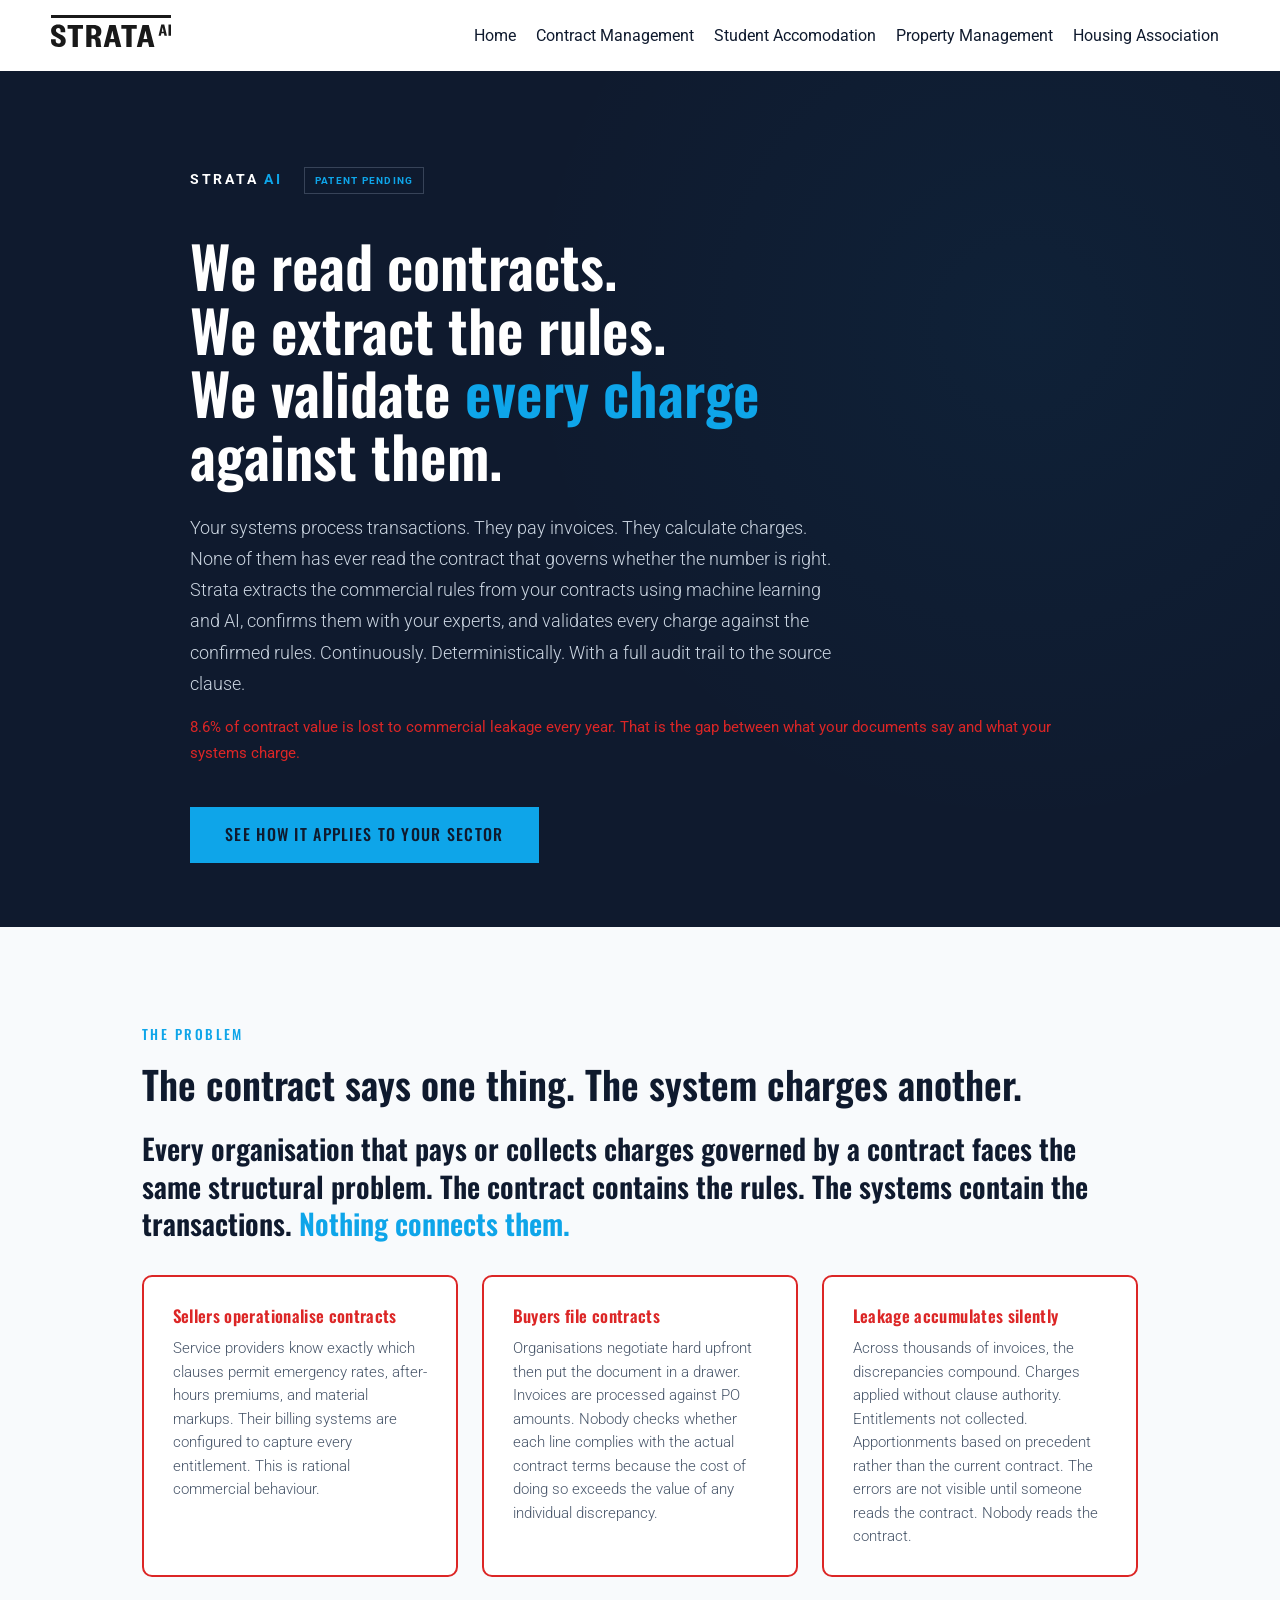
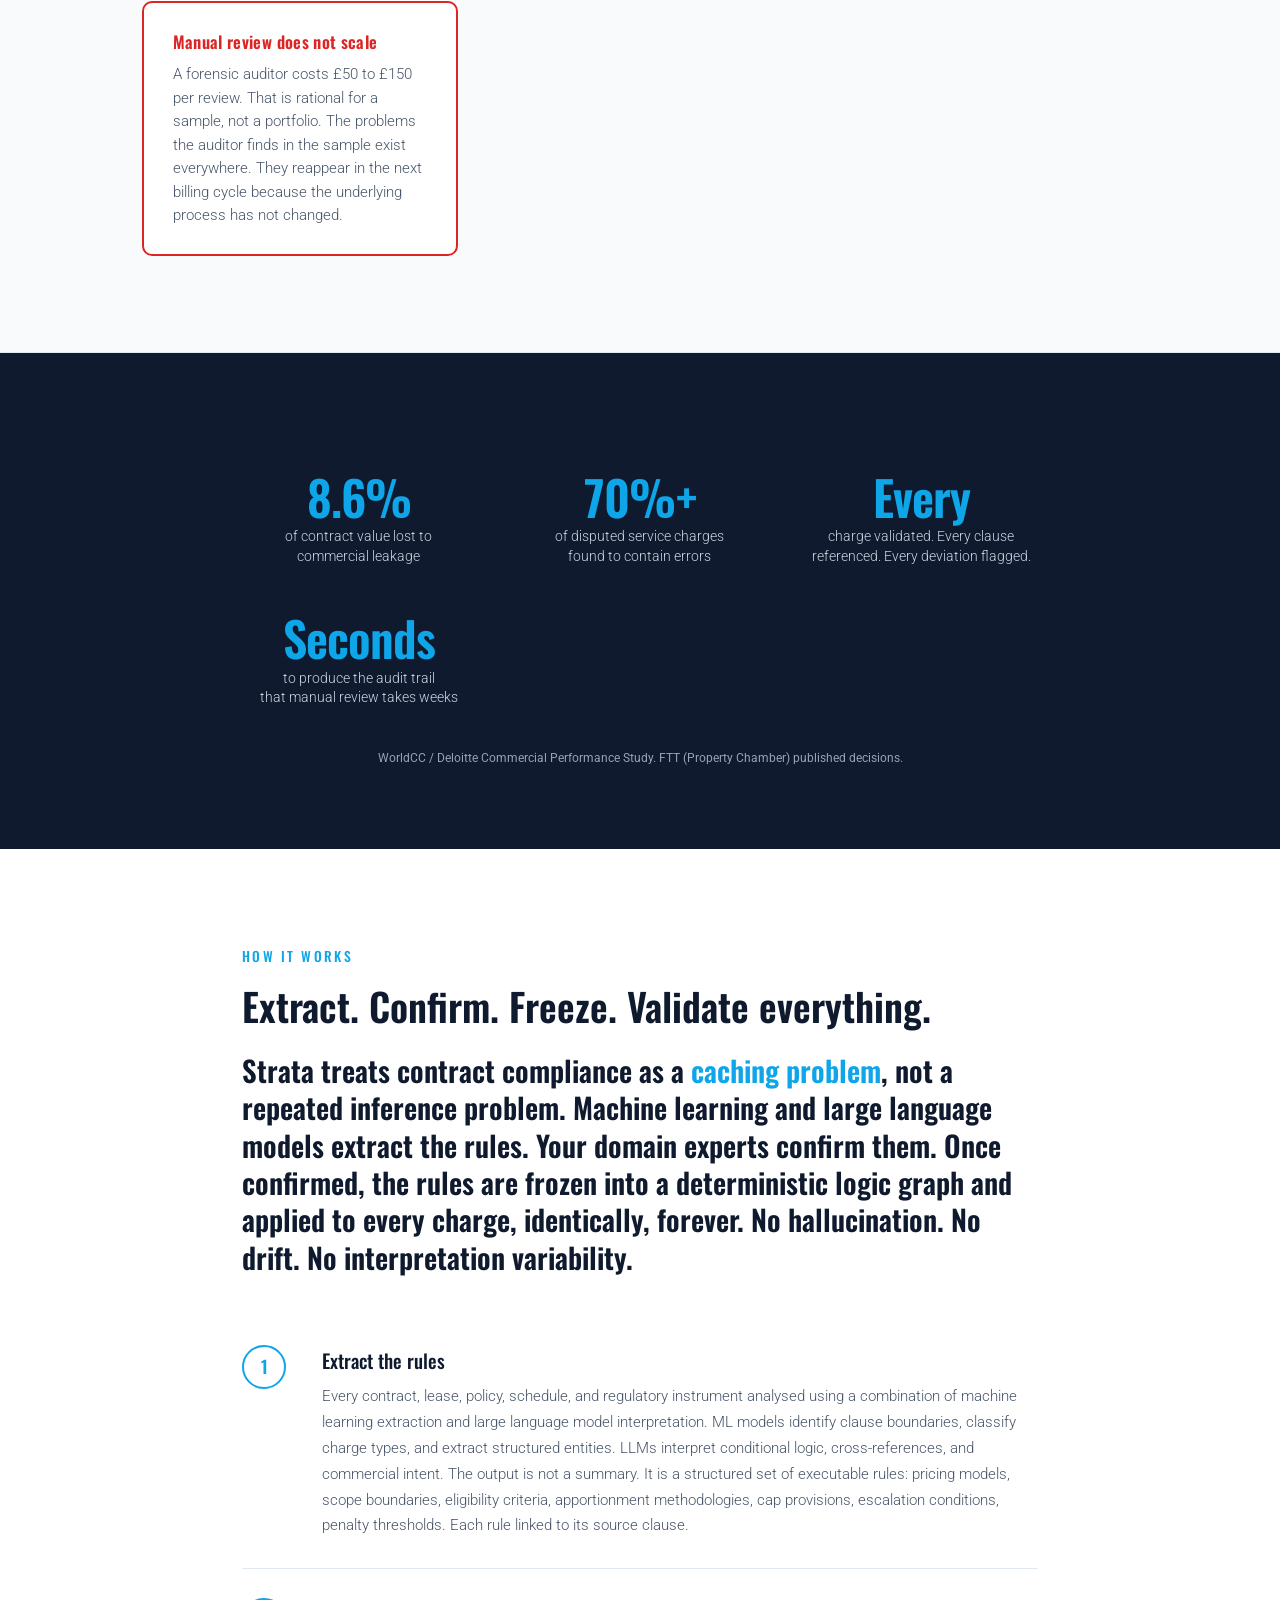
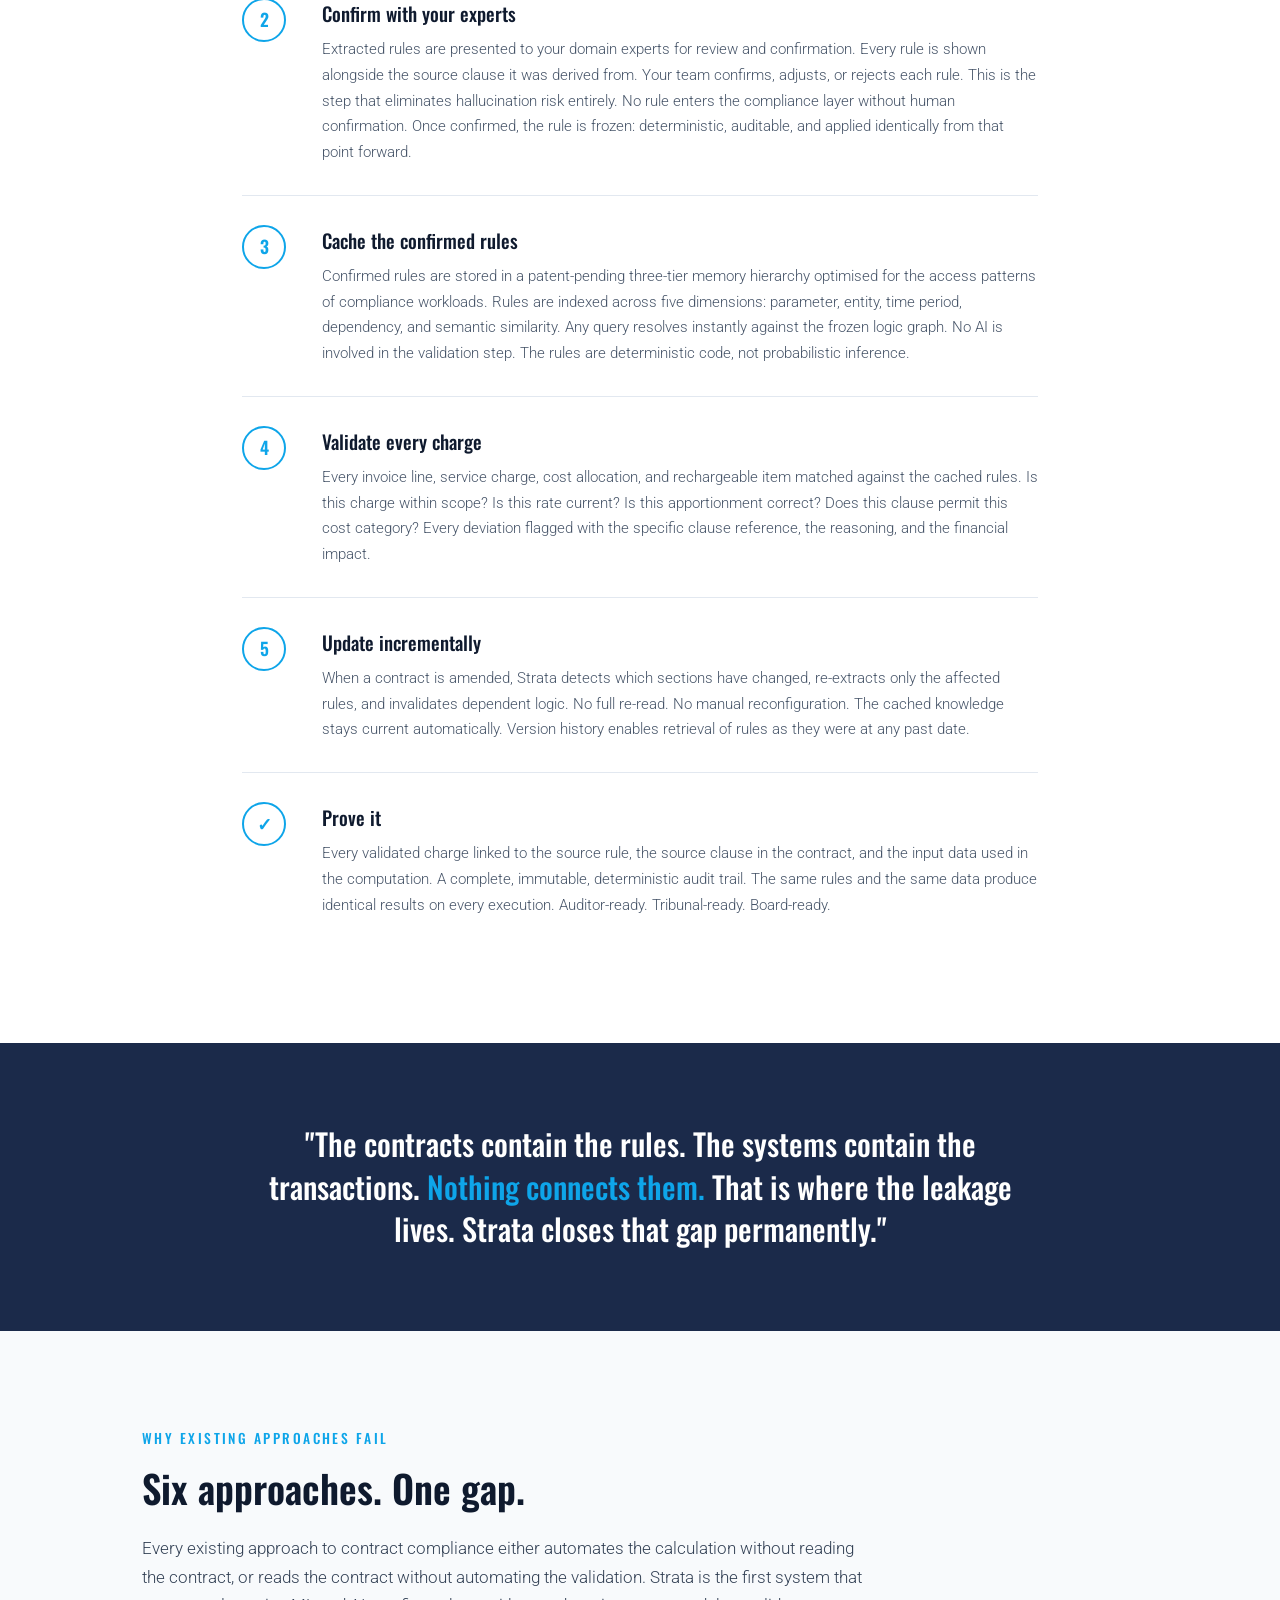
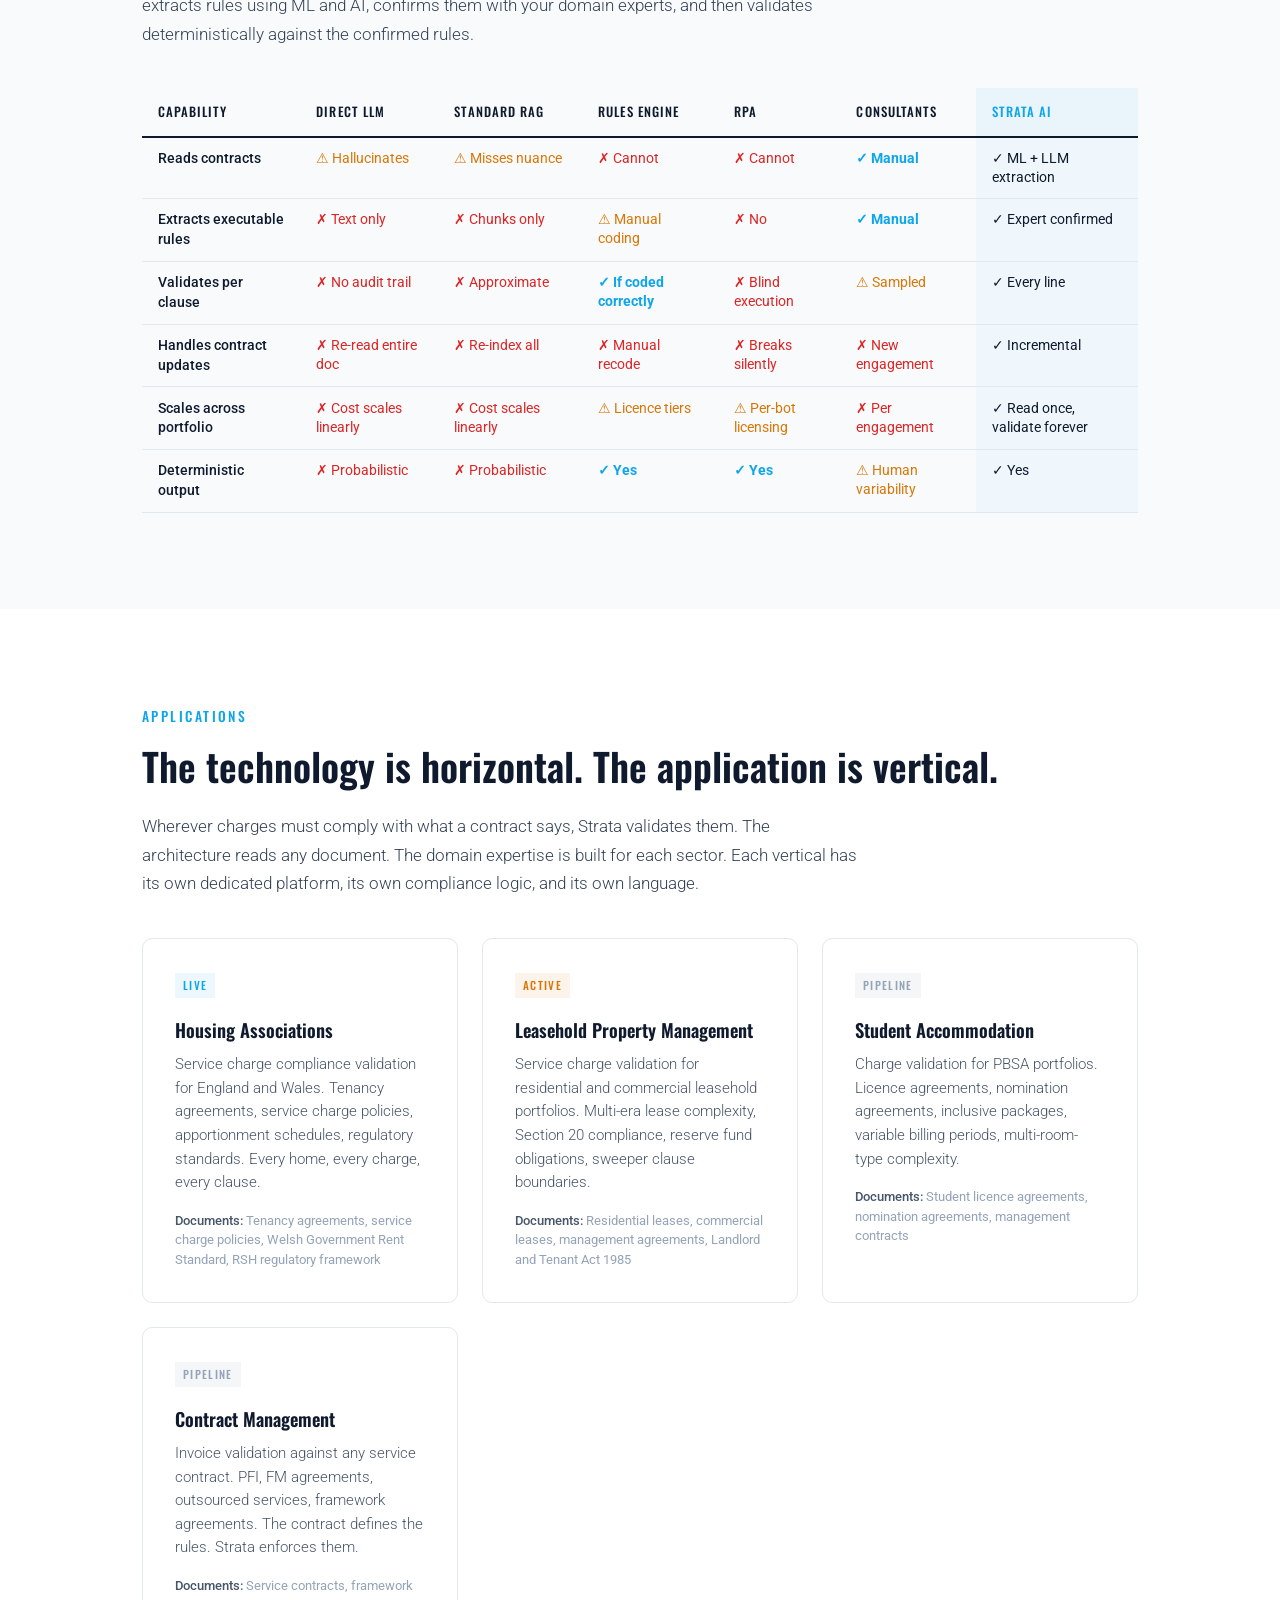
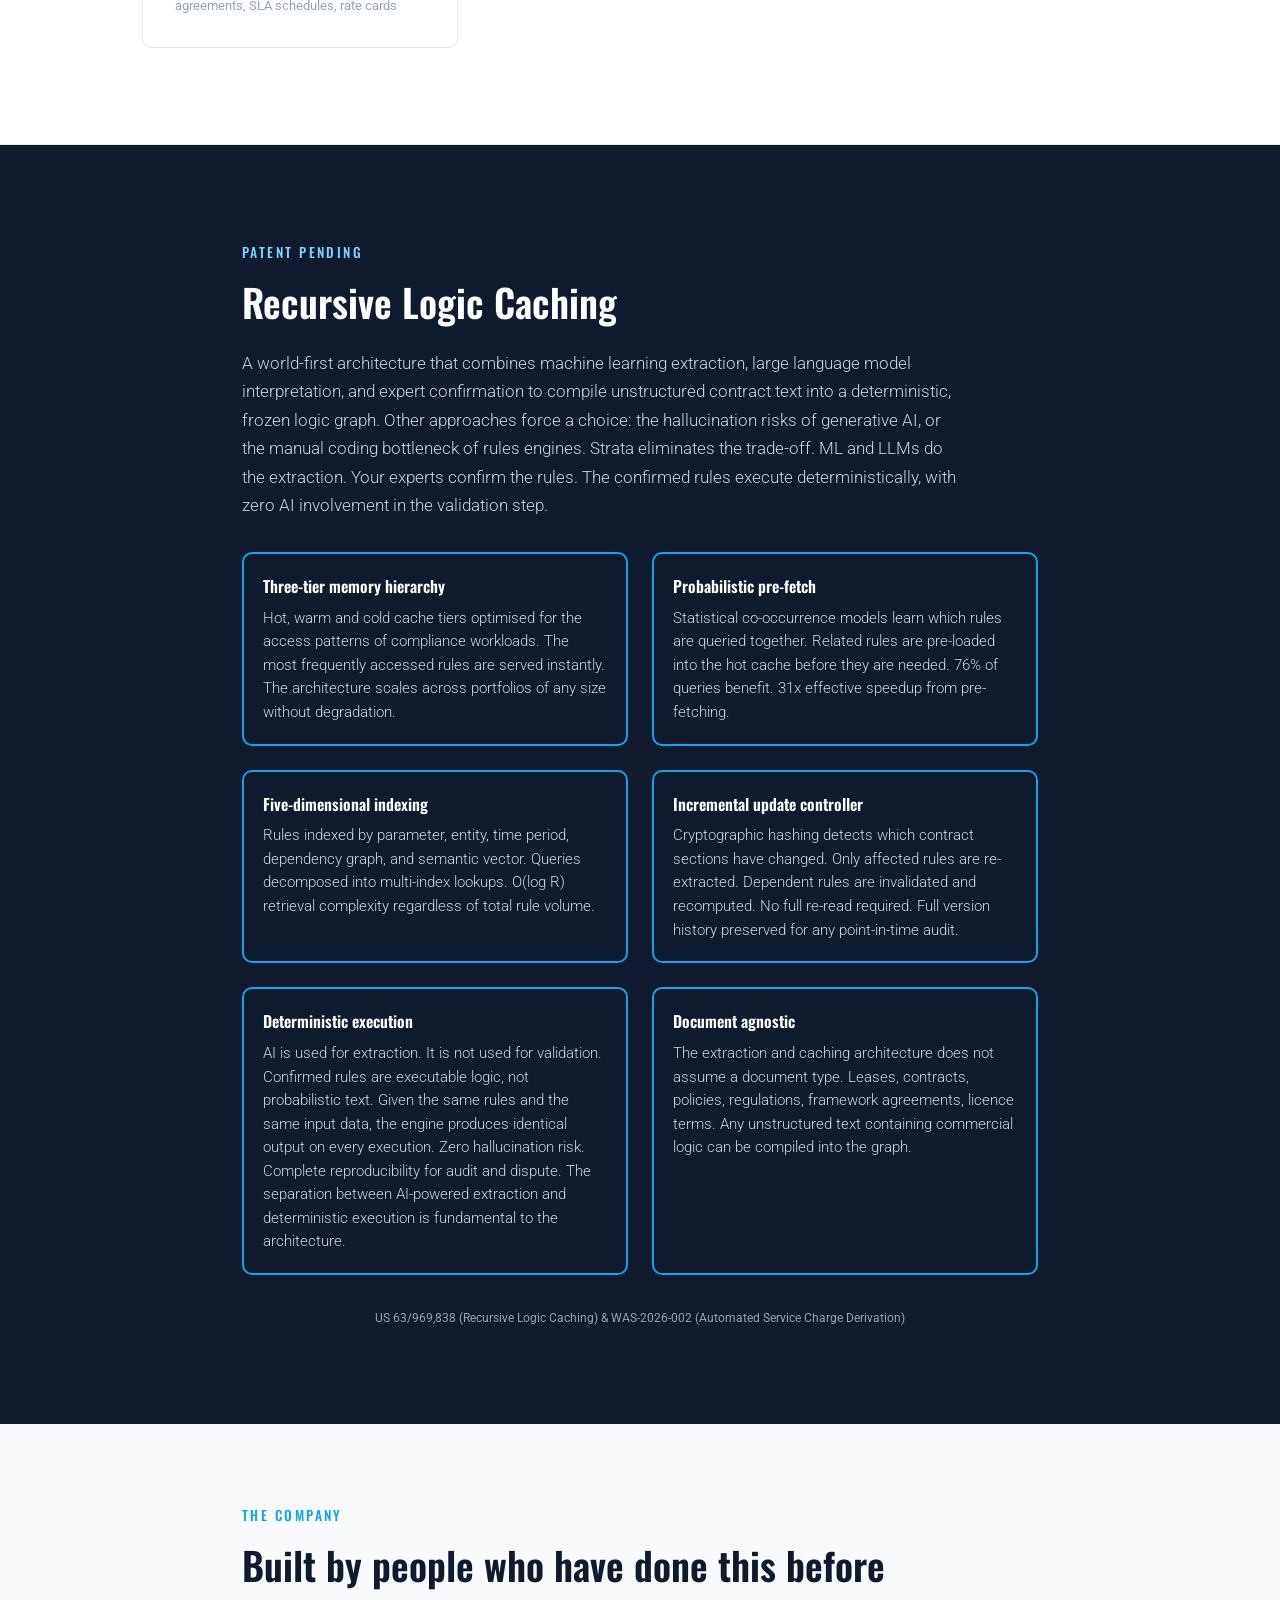
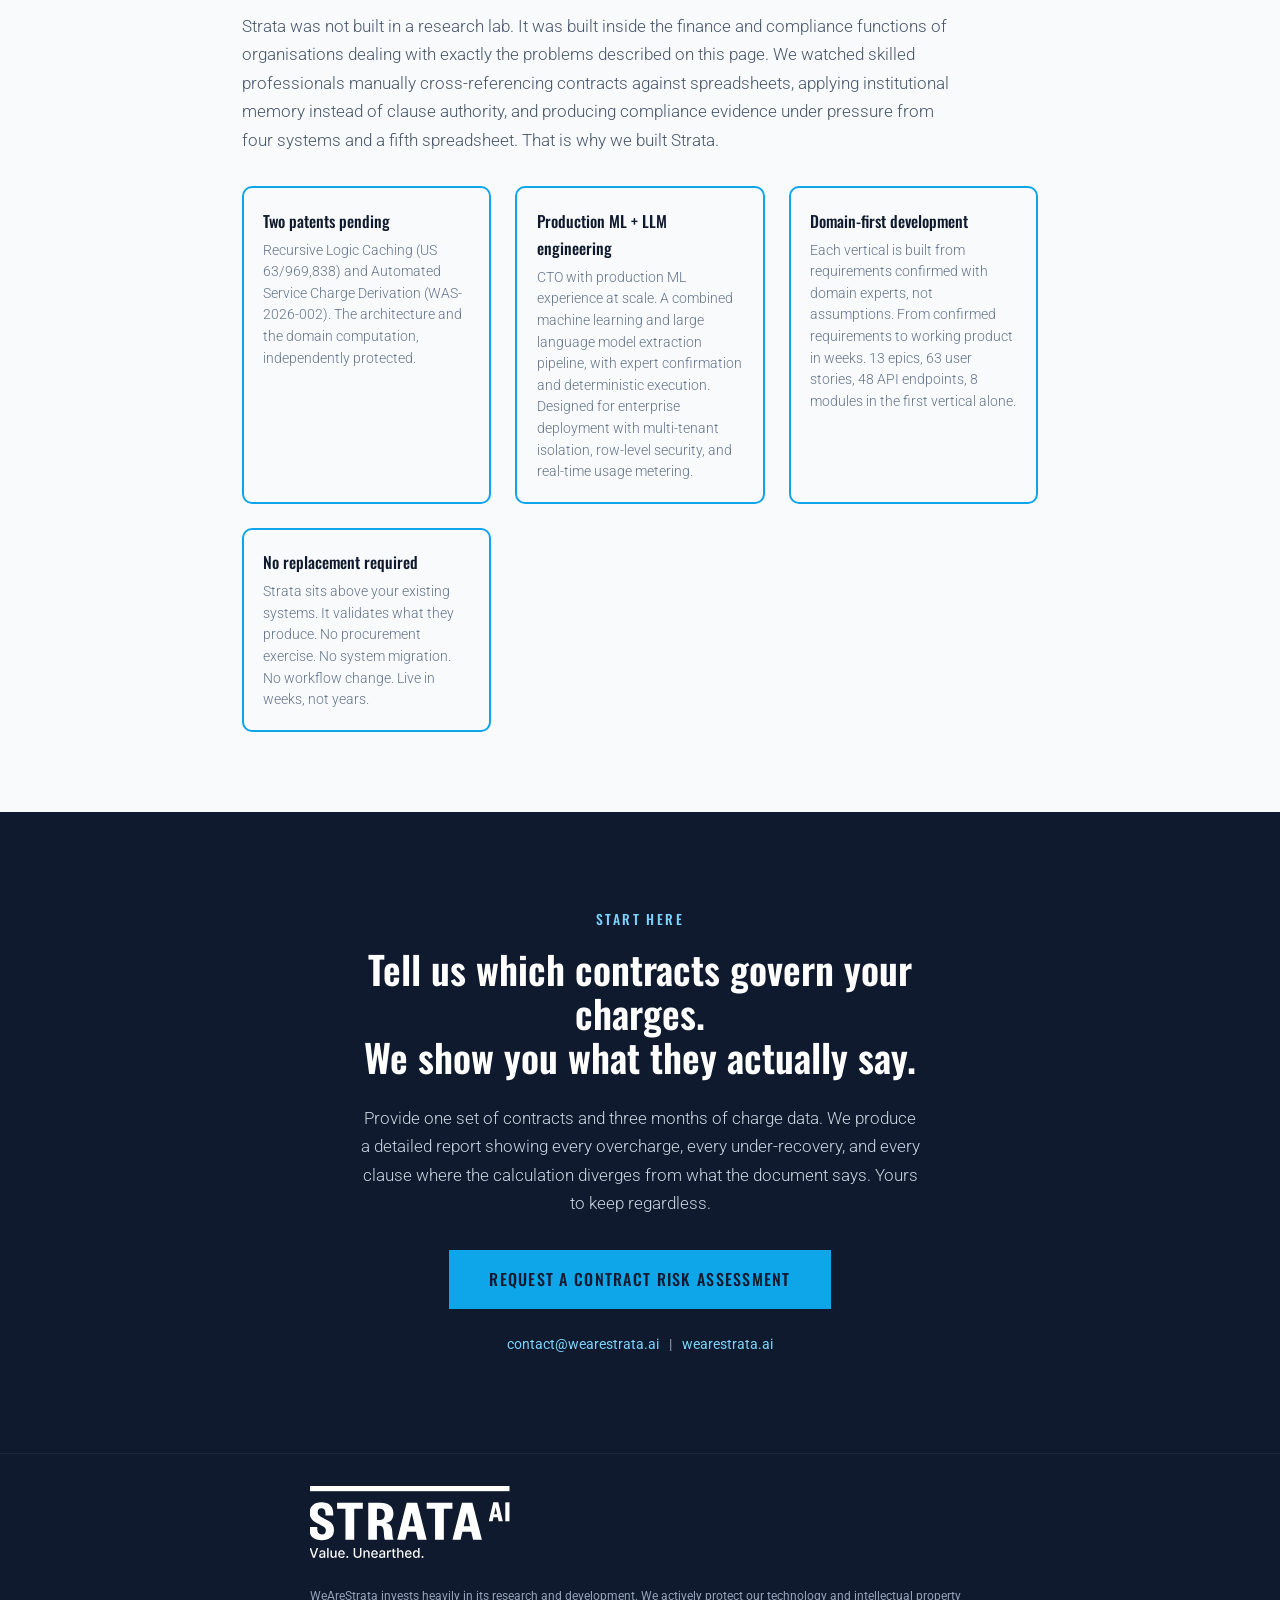
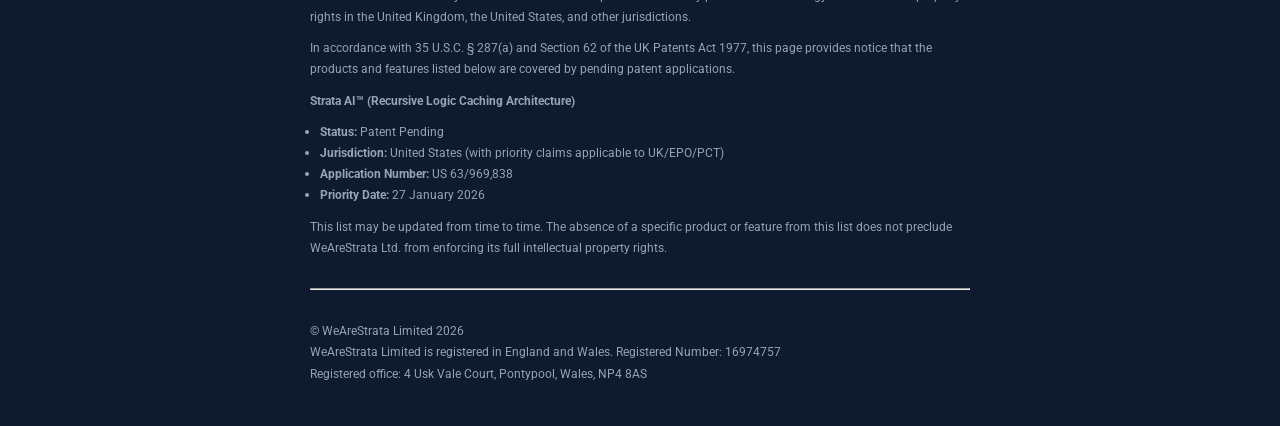
<file: index.html>
<!DOCTYPE html>
<html lang="en">
<head>
  <meta charset="UTF-8">
  <meta name="viewport" content="width=device-width, initial-scale=1.0" />

  <link rel="icon" href="./favicon.png" sizes="32x32" />
  <link rel="icon" href="./favicon.png" sizes="192x192" />
  <link rel="apple-touch-icon" href="./favicon.png" />
  <meta name="msapplication-TileImage" content="./favicon.png" />

  <title>Strata AI. We Read Contracts. Machines Don't. Until Now.</title>
  <link href="https://fonts.googleapis.com/css2?family=Oswald:wght@400;500;600;700&family=Roboto:wght@300;400;500;700&display=swap" rel="stylesheet">
  <link rel='stylesheet' href="./styles.css" media='all' />

</head>
<body>

<header class="wp-block-template-part">
  <div class="wp-block-group">
    <figure class="wp-block-image size-full is-resized logo">
      <a href="/">
        <img src="./strata_logo_notag.svg" alt="Strata AI" title="Strata AI" />
      </a>
    </figure>
      <div class="wp-block-group is-layout-constrained wp-container-core-group-is-layout-77ab4cf0 wp-block-group-is-layout-constrained" style="margin-top:0px;margin-bottom:0px;padding-right:0px;padding-left:15px">
      <ul>
        <li><a href="/" title="Home">Home</a></li>
        <li><a href="/contract-management" title="Contract Management">Contract Management</a></li>
        <li><a href="/student-accomodation" title="Student Accomodation">Student Accomodation</a></li>
        <li><a href="/property" title="Property Management">Property Management</a></li>
        <li><a href="/housing-association" title="Housing Association">Housing Association</a></li>
      </ul>
    </div>
  </div>
</header>

<!-- ===== HERO ===== -->
<section class="hero">
  <div class="hero-inner">
    <div class="hero-brand">Strata <span>AI</span> <span class="hero-patent">Patent Pending</span></div>
    <h1 class="hero-only">
      We read contracts.<br>
      We extract the rules.<br>
      We validate <em>every charge</em><br>
      against them.
    </h1>
    <p class="hero-sub">
      Your systems process transactions. They pay invoices. They calculate charges. None of them has ever read the contract that governs whether the number is right. Strata extracts the commercial rules from your contracts using machine learning and AI, confirms them with your experts, and validates every charge against the confirmed rules. Continuously. Deterministically. With a full audit trail to the source clause.
    </p>
    <p class="hero-risk">
      8.6% of contract value is lost to commercial leakage every year. That is the gap between what your documents say and what your systems charge.
    </p>
    <a href="#verticals" class="hero-cta">See how it applies to your sector</a>
  </div>
</section>

<!-- ===== THE PROBLEM ===== -->
<section class="problem-section">
  <div class="container-wide">
    <div class="section-label">The problem</div>
    <h2 class="section-heading">The contract says one thing. The system charges another.</h2>
    <p class="problem-lead">
      Every organisation that pays or collects charges governed by a contract faces the same structural problem. The contract contains the rules. The systems contain the transactions. <em>Nothing connects them.</em>
    </p>
    <div class="problem-grid">
      <div class="problem-card">
        <div class="problem-title">Sellers operationalise contracts</div>
        <div class="problem-body">Service providers know exactly which clauses permit emergency rates, after-hours premiums, and material markups. Their billing systems are configured to capture every entitlement. This is rational commercial behaviour.</div>
      </div>
      <div class="problem-card">
        <div class="problem-title">Buyers file contracts</div>
        <div class="problem-body">Organisations negotiate hard upfront then put the document in a drawer. Invoices are processed against PO amounts. Nobody checks whether each line complies with the actual contract terms because the cost of doing so exceeds the value of any individual discrepancy.</div>
      </div>
      <div class="problem-card">
        <div class="problem-title">Leakage accumulates silently</div>
        <div class="problem-body">Across thousands of invoices, the discrepancies compound. Charges applied without clause authority. Entitlements not collected. Apportionments based on precedent rather than the current contract. The errors are not visible until someone reads the contract. Nobody reads the contract.</div>
      </div>
      <div class="problem-card">
        <div class="problem-title">Manual review does not scale</div>
        <div class="problem-body">A forensic auditor costs &pound;50 to &pound;150 per review. That is rational for a sample, not a portfolio. The problems the auditor finds in the sample exist everywhere. They reappear in the next billing cycle because the underlying process has not changed.</div>
      </div>
    </div>
  </div>
</section>

<!-- ===== NUMBERS ===== -->
<section class="numbers">
  <div class="container">
    <div class="numbers-grid">
      <div class="num-item">
        <div class="num-val">8.6%</div>
        <div class="num-label">of contract value lost to<br>commercial leakage</div>
      </div>
      <div class="num-item">
        <div class="num-val">70%+</div>
        <div class="num-label">of disputed service charges<br>found to contain errors</div>
      </div>
      <div class="num-item">
        <div class="num-val">Every</div>
        <div class="num-label">charge validated. Every clause<br>referenced. Every deviation flagged.</div>
      </div>
      <div class="num-item">
        <div class="num-val">Seconds</div>
        <div class="num-label">to produce the audit trail<br>that manual review takes weeks</div>
      </div>
    </div>
    <p class="num-source">WorldCC / Deloitte Commercial Performance Study. FTT (Property Chamber) published decisions.</p>
  </div>
</section>

<!-- ===== HOW IT WORKS ===== -->
<section class="how-section">
  <div class="container">
    <div class="section-label">How it works</div>
    <h2 class="section-heading">Extract. Confirm. Freeze. Validate everything.</h2>
    <p class="how-lead">
      Strata treats contract compliance as a <em>caching problem</em>, not a repeated inference problem. Machine learning and large language models extract the rules. Your domain experts confirm them. Once confirmed, the rules are frozen into a deterministic logic graph and applied to every charge, identically, forever. No hallucination. No drift. No interpretation variability.
    </p>
    <div class="how-steps">
      <div class="how-step">
        <div class="how-marker">1</div>
        <div>
          <div class="how-title">Extract the rules</div>
          <div class="how-body">Every contract, lease, policy, schedule, and regulatory instrument analysed using a combination of machine learning extraction and large language model interpretation. ML models identify clause boundaries, classify charge types, and extract structured entities. LLMs interpret conditional logic, cross-references, and commercial intent. The output is not a summary. It is a structured set of executable rules: pricing models, scope boundaries, eligibility criteria, apportionment methodologies, cap provisions, escalation conditions, penalty thresholds. Each rule linked to its source clause.</div>
        </div>
      </div>
      <div class="how-step">
        <div class="how-marker">2</div>
        <div>
          <div class="how-title">Confirm with your experts</div>
          <div class="how-body">Extracted rules are presented to your domain experts for review and confirmation. Every rule is shown alongside the source clause it was derived from. Your team confirms, adjusts, or rejects each rule. This is the step that eliminates hallucination risk entirely. No rule enters the compliance layer without human confirmation. Once confirmed, the rule is frozen: deterministic, auditable, and applied identically from that point forward.</div>
        </div>
      </div>
      <div class="how-step">
        <div class="how-marker">3</div>
        <div>
          <div class="how-title">Cache the confirmed rules</div>
          <div class="how-body">Confirmed rules are stored in a patent-pending three-tier memory hierarchy optimised for the access patterns of compliance workloads. Rules are indexed across five dimensions: parameter, entity, time period, dependency, and semantic similarity. Any query resolves instantly against the frozen logic graph. No AI is involved in the validation step. The rules are deterministic code, not probabilistic inference.</div>
        </div>
      </div>
      <div class="how-step">
        <div class="how-marker">4</div>
        <div>
          <div class="how-title">Validate every charge</div>
          <div class="how-body">Every invoice line, service charge, cost allocation, and rechargeable item matched against the cached rules. Is this charge within scope? Is this rate current? Is this apportionment correct? Does this clause permit this cost category? Every deviation flagged with the specific clause reference, the reasoning, and the financial impact.</div>
        </div>
      </div>
      <div class="how-step">
        <div class="how-marker">5</div>
        <div>
          <div class="how-title">Update incrementally</div>
          <div class="how-body">When a contract is amended, Strata detects which sections have changed, re-extracts only the affected rules, and invalidates dependent logic. No full re-read. No manual reconfiguration. The cached knowledge stays current automatically. Version history enables retrieval of rules as they were at any past date.</div>
        </div>
      </div>
      <div class="how-step">
        <div class="how-marker">&#10003;</div>
        <div>
          <div class="how-title">Prove it</div>
          <div class="how-body">Every validated charge linked to the source rule, the source clause in the contract, and the input data used in the computation. A complete, immutable, deterministic audit trail. The same rules and the same data produce identical results on every execution. Auditor-ready. Tribunal-ready. Board-ready.</div>
        </div>
      </div>
    </div>
  </div>
</section>

<!-- ===== QUOTE ===== -->
<section class="quote-section">
  <div class="container">
    <p class="quote-text">
      "The contracts contain the rules. The systems contain the transactions. <em>Nothing connects them.</em> That is where the leakage lives. Strata closes that gap permanently."
    </p>
  </div>
</section>

<!-- ===== COMPARISON ===== -->
<section class="comparison-section">
  <div class="container-wide">
    <div class="section-label">Why existing approaches fail</div>
    <h2 class="section-heading">Six approaches. One gap.</h2>
    <p class="section-body">
      Every existing approach to contract compliance either automates the calculation without reading the contract, or reads the contract without automating the validation. Strata is the first system that extracts rules using ML and AI, confirms them with your domain experts, and then validates deterministically against the confirmed rules.
    </p>
    <div class="comp-table-wrap">
      <table class="comp-table">
        <thead>
          <tr>
            <th>Capability</th>
            <th>Direct LLM</th>
            <th>Standard RAG</th>
            <th>Rules Engine</th>
            <th>RPA</th>
            <th>Consultants</th>
            <th>Strata AI</th>
          </tr>
        </thead>
        <tbody>
          <tr>
            <td>Reads contracts</td>
            <td class="icon-partial">&#9888; Hallucinates</td>
            <td class="icon-partial">&#9888; Misses nuance</td>
            <td class="icon-no">&#10007; Cannot</td>
            <td class="icon-no">&#10007; Cannot</td>
            <td class="icon-yes">&#10003; Manual</td>
            <td class="icon-yes">&#10003; ML + LLM extraction</td>
          </tr>
          <tr>
            <td>Extracts executable rules</td>
            <td class="icon-no">&#10007; Text only</td>
            <td class="icon-no">&#10007; Chunks only</td>
            <td class="icon-partial">&#9888; Manual coding</td>
            <td class="icon-no">&#10007; No</td>
            <td class="icon-yes">&#10003; Manual</td>
            <td class="icon-yes">&#10003; Expert confirmed</td>
          </tr>
          <tr>
            <td>Validates per clause</td>
            <td class="icon-no">&#10007; No audit trail</td>
            <td class="icon-no">&#10007; Approximate</td>
            <td class="icon-yes">&#10003; If coded correctly</td>
            <td class="icon-no">&#10007; Blind execution</td>
            <td class="icon-partial">&#9888; Sampled</td>
            <td class="icon-yes">&#10003; Every line</td>
          </tr>
          <tr>
            <td>Handles contract updates</td>
            <td class="icon-no">&#10007; Re-read entire doc</td>
            <td class="icon-no">&#10007; Re-index all</td>
            <td class="icon-no">&#10007; Manual recode</td>
            <td class="icon-no">&#10007; Breaks silently</td>
            <td class="icon-no">&#10007; New engagement</td>
            <td class="icon-yes">&#10003; Incremental</td>
          </tr>
          <tr>
            <td>Scales across portfolio</td>
            <td class="icon-no">&#10007; Cost scales linearly</td>
            <td class="icon-no">&#10007; Cost scales linearly</td>
            <td class="icon-partial">&#9888; Licence tiers</td>
            <td class="icon-partial">&#9888; Per-bot licensing</td>
            <td class="icon-no">&#10007; Per engagement</td>
            <td class="icon-yes">&#10003; Read once, validate forever</td>
          </tr>
          <tr>
            <td>Deterministic output</td>
            <td class="icon-no">&#10007; Probabilistic</td>
            <td class="icon-no">&#10007; Probabilistic</td>
            <td class="icon-yes">&#10003; Yes</td>
            <td class="icon-yes">&#10003; Yes</td>
            <td class="icon-partial">&#9888; Human variability</td>
            <td class="icon-yes">&#10003; Yes</td>
          </tr>
        </tbody>
      </table>
    </div>
  </div>
</section>

<!-- ===== VERTICALS ===== -->
<section class="verticals-section" id="verticals">
  <div class="container-wide">
    <div class="section-label">Applications</div>
    <h2 class="section-heading">The technology is horizontal. The application is vertical.</h2>
    <p class="section-body">
      Wherever charges must comply with what a contract says, Strata validates them. The architecture reads any document. The domain expertise is built for each sector. Each vertical has its own dedicated platform, its own compliance logic, and its own language.
    </p>
    <div class="verticals-grid">
      <a href="/housing-association" class="vertical-card">
        <div class="vertical-status live">Live</div>
        <div class="vertical-card-title">Housing Associations</div>
        <div class="vertical-card-body">Service charge compliance validation for England and Wales. Tenancy agreements, service charge policies, apportionment schedules, regulatory standards. Every home, every charge, every clause.</div>
        <div class="vertical-card-docs"><strong>Documents:</strong> Tenancy agreements, service charge policies, Welsh Government Rent Standard, RSH regulatory framework</div>
        <span class="vertical-card-arrow">&rarr;</span>
      </a>
      <a href="/property" class="vertical-card">
        <div class="vertical-status active">Active</div>
        <div class="vertical-card-title">Leasehold Property Management</div>
        <div class="vertical-card-body">Service charge validation for residential and commercial leasehold portfolios. Multi-era lease complexity, Section 20 compliance, reserve fund obligations, sweeper clause boundaries.</div>
        <div class="vertical-card-docs"><strong>Documents:</strong> Residential leases, commercial leases, management agreements, Landlord and Tenant Act 1985</div>
        <span class="vertical-card-arrow">&rarr;</span>
      </a>
      <a href="/student-accomodation" class="vertical-card">
        <div class="vertical-status pipeline">Pipeline</div>
        <div class="vertical-card-title">Student Accommodation</div>
        <div class="vertical-card-body">Charge validation for PBSA portfolios. Licence agreements, nomination agreements, inclusive packages, variable billing periods, multi-room-type complexity.</div>
        <div class="vertical-card-docs"><strong>Documents:</strong> Student licence agreements, nomination agreements, management contracts</div>
        <span class="vertical-card-arrow">&rarr;</span>
      </a>
      <a href="/contract-management" class="vertical-card">
        <div class="vertical-status pipeline">Pipeline</div>
        <div class="vertical-card-title">Contract Management</div>
        <div class="vertical-card-body">Invoice validation against any service contract. PFI, FM agreements, outsourced services, framework agreements. The contract defines the rules. Strata enforces them.</div>
        <div class="vertical-card-docs"><strong>Documents:</strong> Service contracts, framework agreements, SLA schedules, rate cards</div>
        <span class="vertical-card-arrow">&rarr;</span>
      </a>
    </div>
  </div>
</section>

<!-- ===== PATENT ===== -->
<section class="patent-section">
  <div class="container">
    <div class="section-label" style="color:var(--teal-light)">Patent pending</div>
    <h2 class="section-heading">Recursive Logic Caching</h2>
    <p class="section-body">
      A world-first architecture that combines machine learning extraction, large language model interpretation, and expert confirmation to compile unstructured contract text into a deterministic, frozen logic graph. Other approaches force a choice: the hallucination risks of generative AI, or the manual coding bottleneck of rules engines. Strata eliminates the trade-off. ML and LLMs do the extraction. Your experts confirm the rules. The confirmed rules execute deterministically, with zero AI involvement in the validation step.
    </p>
    <div class="patent-grid">
      <div class="patent-card">
        <div class="patent-card-title">Three-tier memory hierarchy</div>
        <div class="patent-card-body">Hot, warm and cold cache tiers optimised for the access patterns of compliance workloads. The most frequently accessed rules are served instantly. The architecture scales across portfolios of any size without degradation.</div>
      </div>
      <div class="patent-card">
        <div class="patent-card-title">Probabilistic pre-fetch</div>
        <div class="patent-card-body">Statistical co-occurrence models learn which rules are queried together. Related rules are pre-loaded into the hot cache before they are needed. 76% of queries benefit. 31x effective speedup from pre-fetching.</div>
      </div>
      <div class="patent-card">
        <div class="patent-card-title">Five-dimensional indexing</div>
        <div class="patent-card-body">Rules indexed by parameter, entity, time period, dependency graph, and semantic vector. Queries decomposed into multi-index lookups. O(log R) retrieval complexity regardless of total rule volume.</div>
      </div>
      <div class="patent-card">
        <div class="patent-card-title">Incremental update controller</div>
        <div class="patent-card-body">Cryptographic hashing detects which contract sections have changed. Only affected rules are re-extracted. Dependent rules are invalidated and recomputed. No full re-read required. Full version history preserved for any point-in-time audit.</div>
      </div>
      <div class="patent-card">
        <div class="patent-card-title">Deterministic execution</div>
        <div class="patent-card-body">AI is used for extraction. It is not used for validation. Confirmed rules are executable logic, not probabilistic text. Given the same rules and the same input data, the engine produces identical output on every execution. Zero hallucination risk. Complete reproducibility for audit and dispute. The separation between AI-powered extraction and deterministic execution is fundamental to the architecture.</div>
      </div>
      <div class="patent-card">
        <div class="patent-card-title">Document agnostic</div>
        <div class="patent-card-body">The extraction and caching architecture does not assume a document type. Leases, contracts, policies, regulations, framework agreements, licence terms. Any unstructured text containing commercial logic can be compiled into the graph.</div>
      </div>
    </div>
    <p class="patent-ref">US 63/969,838 (Recursive Logic Caching) &amp; WAS-2026-002 (Automated Service Charge Derivation)</p>
  </div>
</section>

<!-- ===== CREDIBILITY ===== -->
<section class="credibility">
  <div class="container">
    <div class="section-label">The company</div>
    <h2 class="section-heading">Built by people who have done this before</h2>
    <p class="section-body">
      Strata was not built in a research lab. It was built inside the finance and compliance functions of organisations dealing with exactly the problems described on this page. We watched skilled professionals manually cross-referencing contracts against spreadsheets, applying institutional memory instead of clause authority, and producing compliance evidence under pressure from four systems and a fifth spreadsheet. That is why we built Strata.
    </p>
    <div class="credential-row">
      <div class="credential">
        <div class="credential-title">Two patents pending</div>
        <div class="credential-body">Recursive Logic Caching (US 63/969,838) and Automated Service Charge Derivation (WAS-2026-002). The architecture and the domain computation, independently protected.</div>
      </div>
      <div class="credential">
        <div class="credential-title">Production ML + LLM engineering</div>
        <div class="credential-body">CTO with production ML experience at scale. A combined machine learning and large language model extraction pipeline, with expert confirmation and deterministic execution. Designed for enterprise deployment with multi-tenant isolation, row-level security, and real-time usage metering.</div>
      </div>
      <div class="credential">
        <div class="credential-title">Domain-first development</div>
        <div class="credential-body">Each vertical is built from requirements confirmed with domain experts, not assumptions. From confirmed requirements to working product in weeks. 13 epics, 63 user stories, 48 API endpoints, 8 modules in the first vertical alone.</div>
      </div>
      <div class="credential">
        <div class="credential-title">No replacement required</div>
        <div class="credential-body">Strata sits above your existing systems. It validates what they produce. No procurement exercise. No system migration. No workflow change. Live in weeks, not years.</div>
      </div>
    </div>
  </div>
</section>

<!-- ===== CTA ===== -->
<section class="cta-section" id="contact">
  <div class="container">
    <div class="section-label" style="color:var(--teal-light)">Start here</div>
    <h2 class="section-heading">Tell us which contracts govern your charges.<br>We show you what they actually say.</h2>
    <p class="cta-body">
      Provide one set of contracts and three months of charge data. We produce a detailed report showing every overcharge, every under-recovery, and every clause where the calculation diverges from what the document says. Yours to keep regardless.
    </p>
    <a href="mailto:contact@wearestrata.ai" class="cta-button">Request a contract risk assessment</a>
    <div class="cta-contact">
      <a href="mailto:contact@wearestrata.ai">contact@wearestrata.ai</a>
      &ensp;|&ensp;
      <a href="https://wearestrata.ai">wearestrata.ai</a>
    </div>
  </div>
</section>

<footer>
  <div class="wrap">
    <img src="./strata_logo_white.svg" alt="WeAreStrata" title="WeAreStrata" />
    <p>WeAreStrata invests heavily in its research and development. We actively protect our technology and intellectual property rights in the United Kingdom, the United States, and other jurisdictions.</p>
    <p>In accordance with 35 U.S.C. § 287(a) and Section 62 of the UK Patents Act 1977, this page provides notice that the products and features listed below are covered by pending patent applications.</p>
    <p><strong>Strata AI™ (Recursive Logic Caching Architecture)</strong></p>
    <ul>
      <li><strong>Status:</strong> Patent Pending</li>
      <li><strong>Jurisdiction:</strong> United States (with priority claims applicable to UK/EPO/PCT)</li>
      <li><strong>Application Number:</strong> US 63/969,838</li>
      <li><strong>Priority Date:</strong> 27 January 2026</li>
    </ul>
    <p>This list may be updated from time to time. The absence of a specific product or feature from this list does not preclude WeAreStrata Ltd. from enforcing its full intellectual property rights.</p>
    
    <hr />
    <p>
      &copy; WeAreStrata Limited 2026
      <br />
      WeAreStrata Limited is registered in England and Wales. Registered Number: 16974757
      <br />
      Registered office: 4 Usk Vale Court, Pontypool, Wales, NP4 8AS
    </p>
  </div>
</footer>
</file>
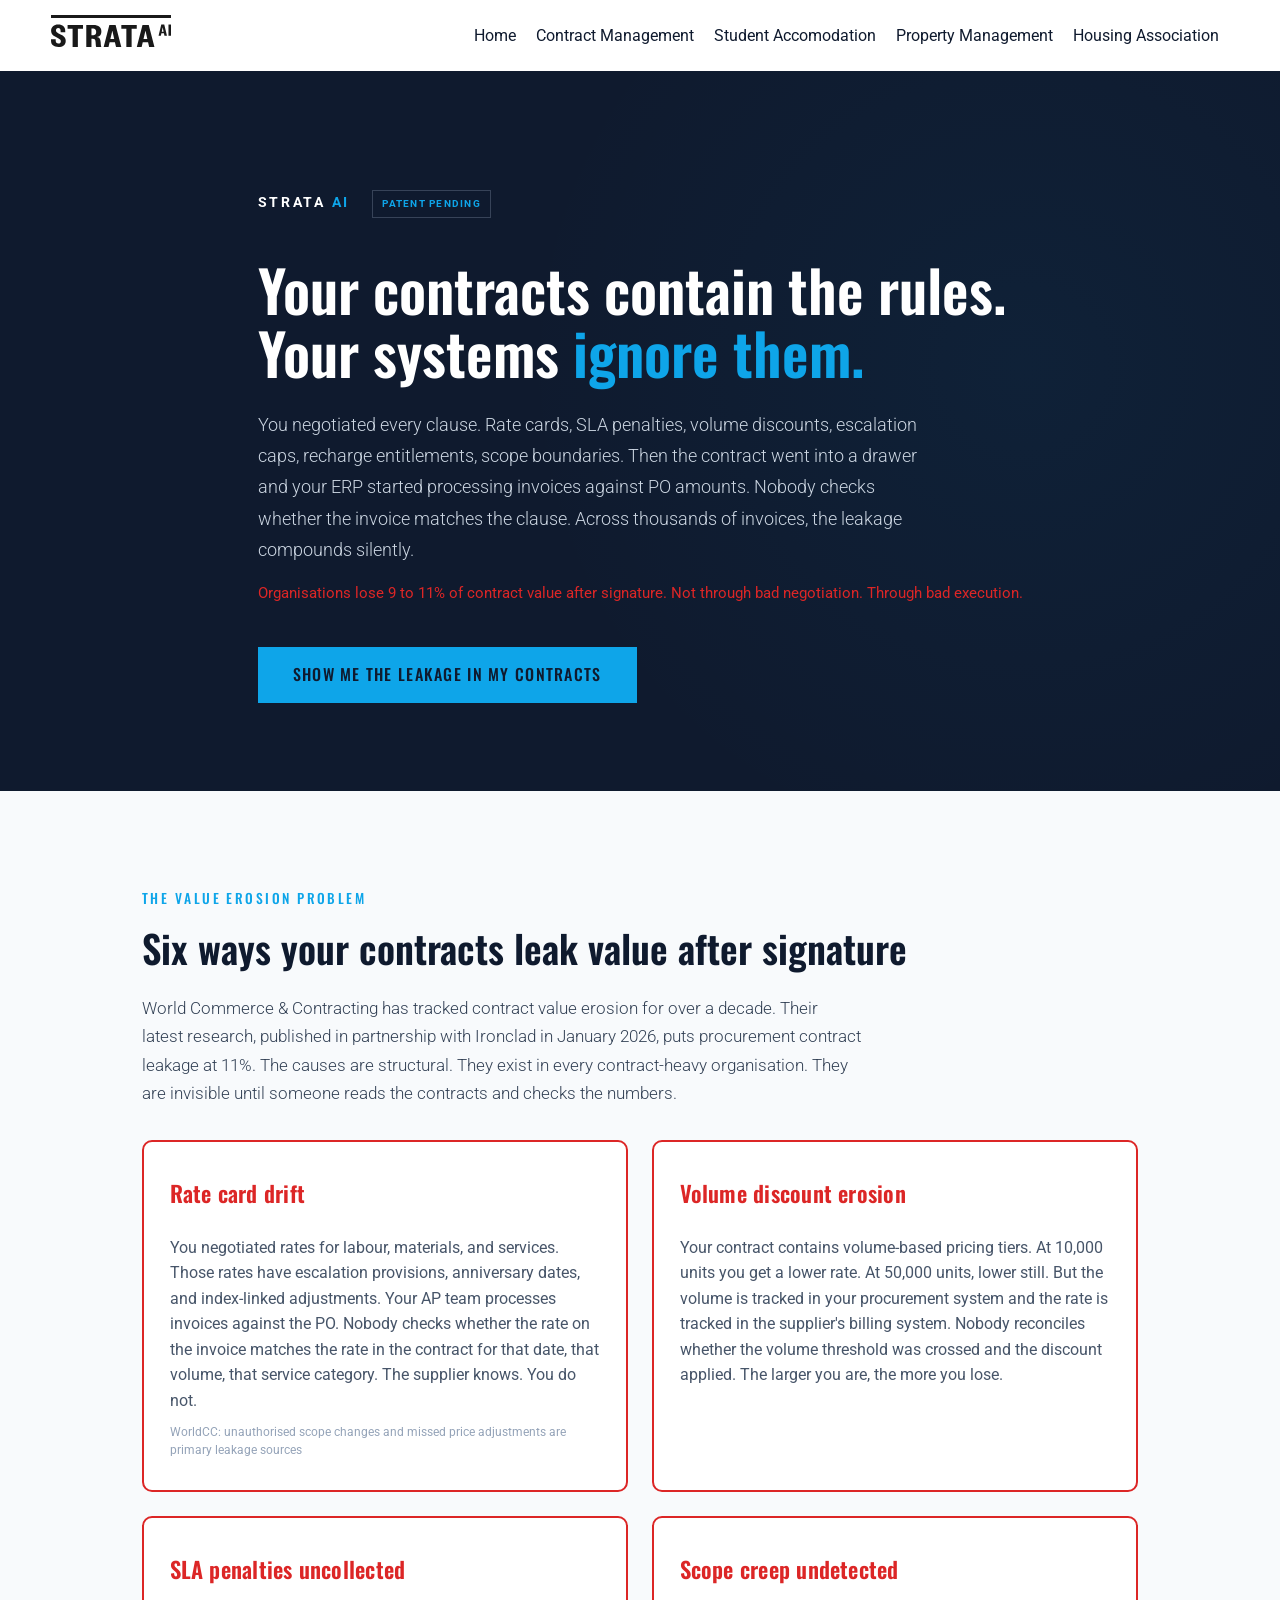
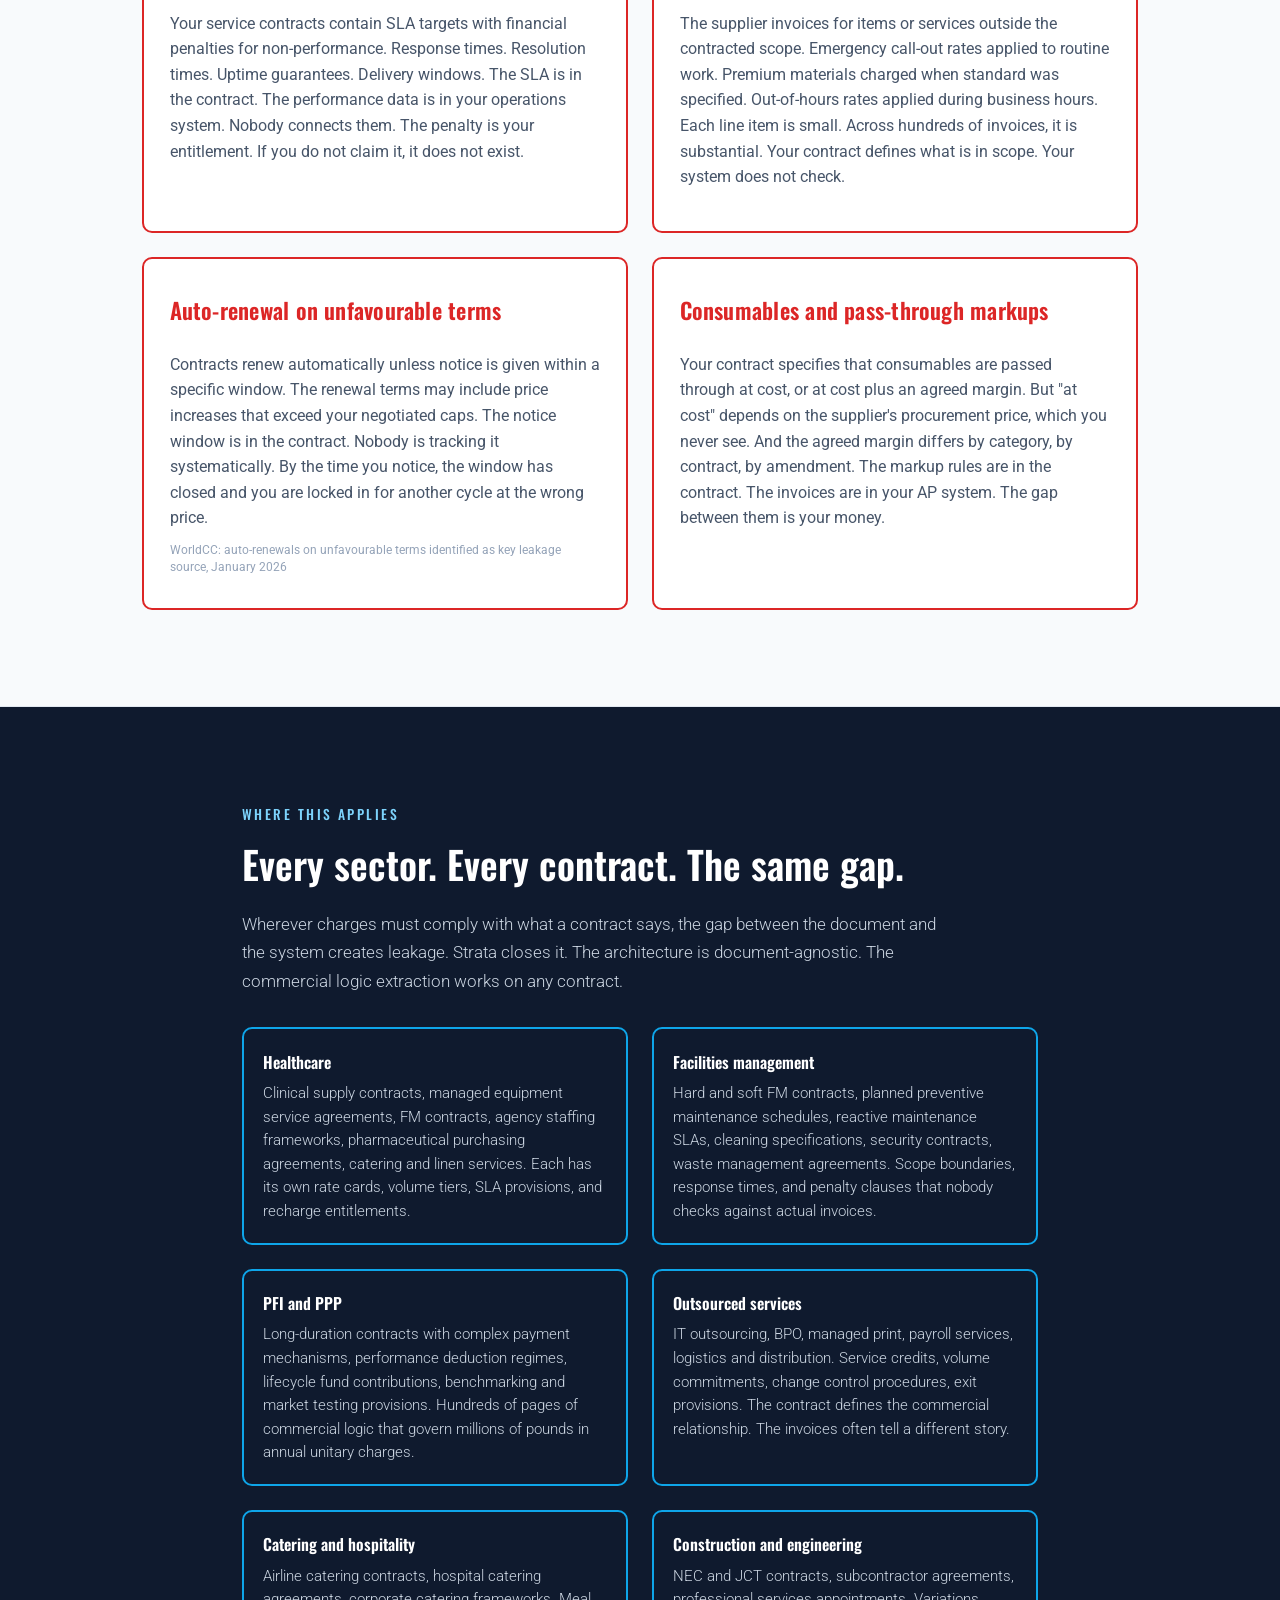
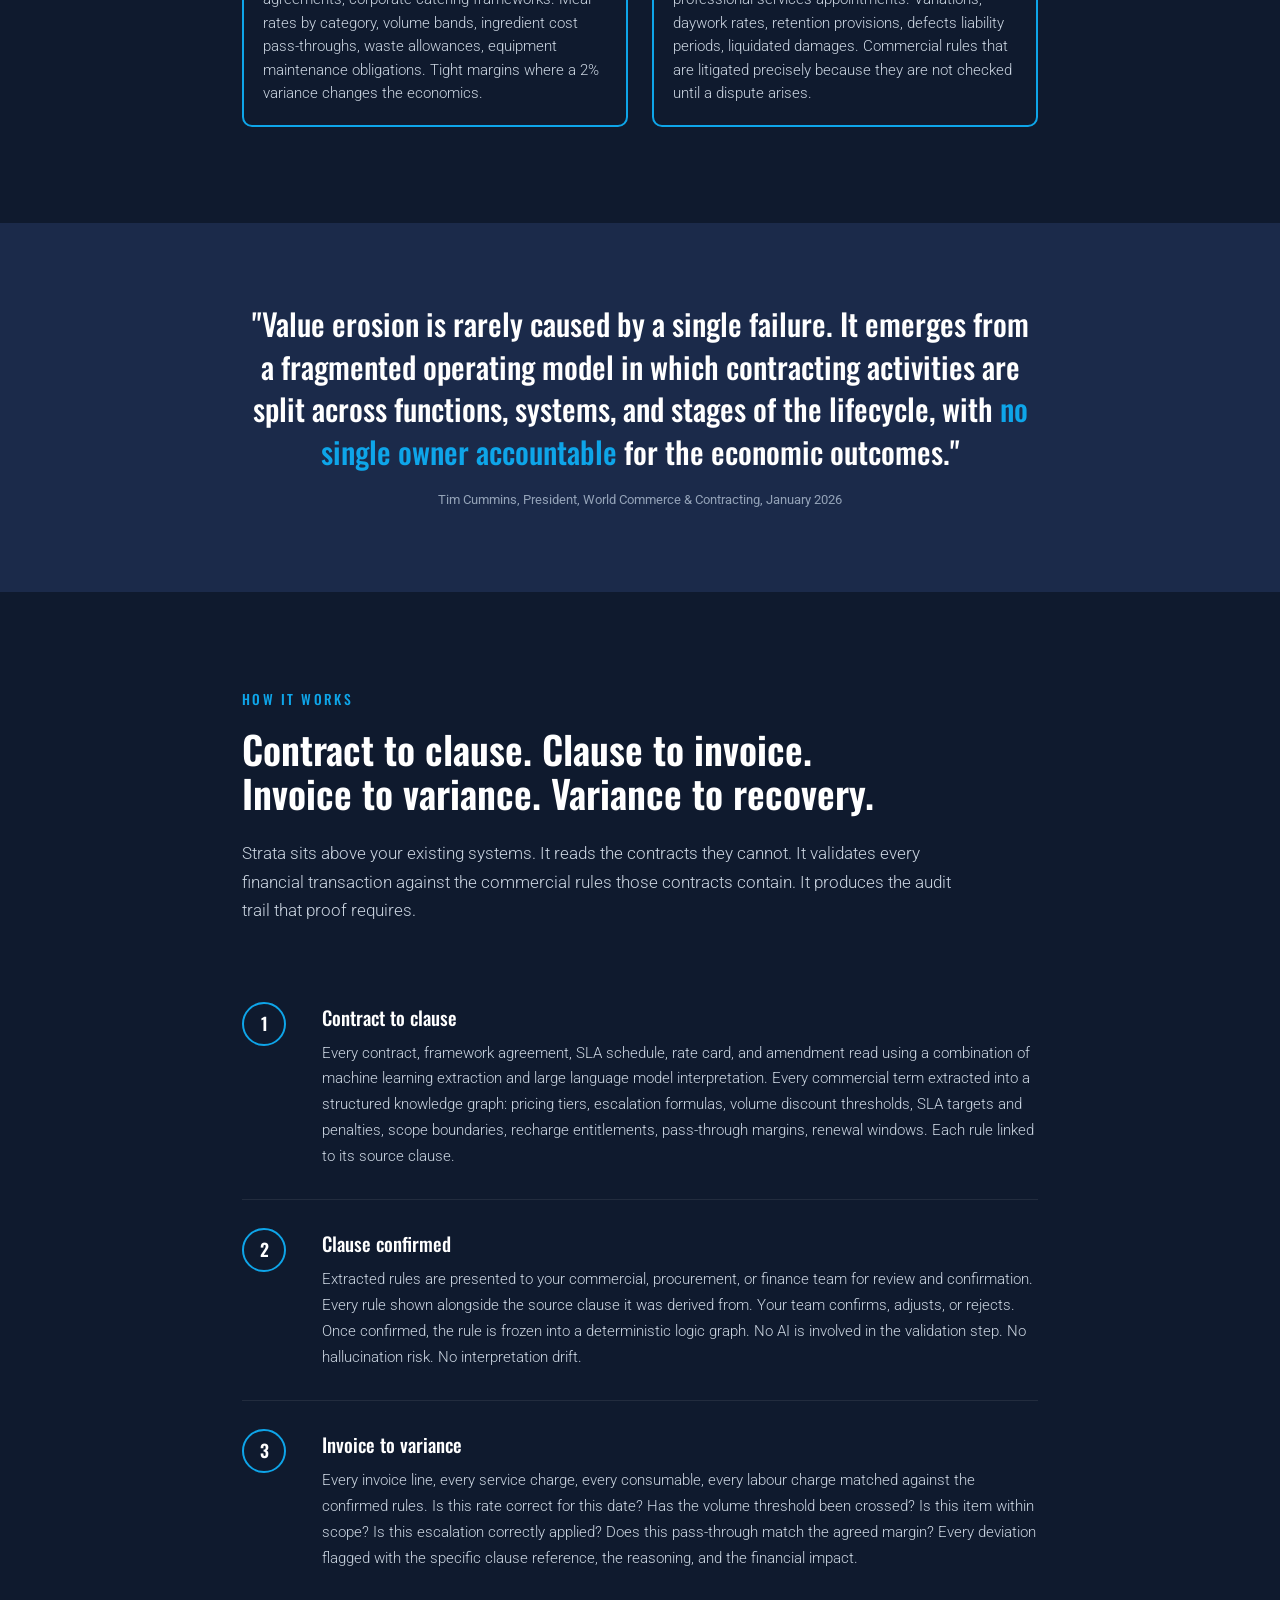
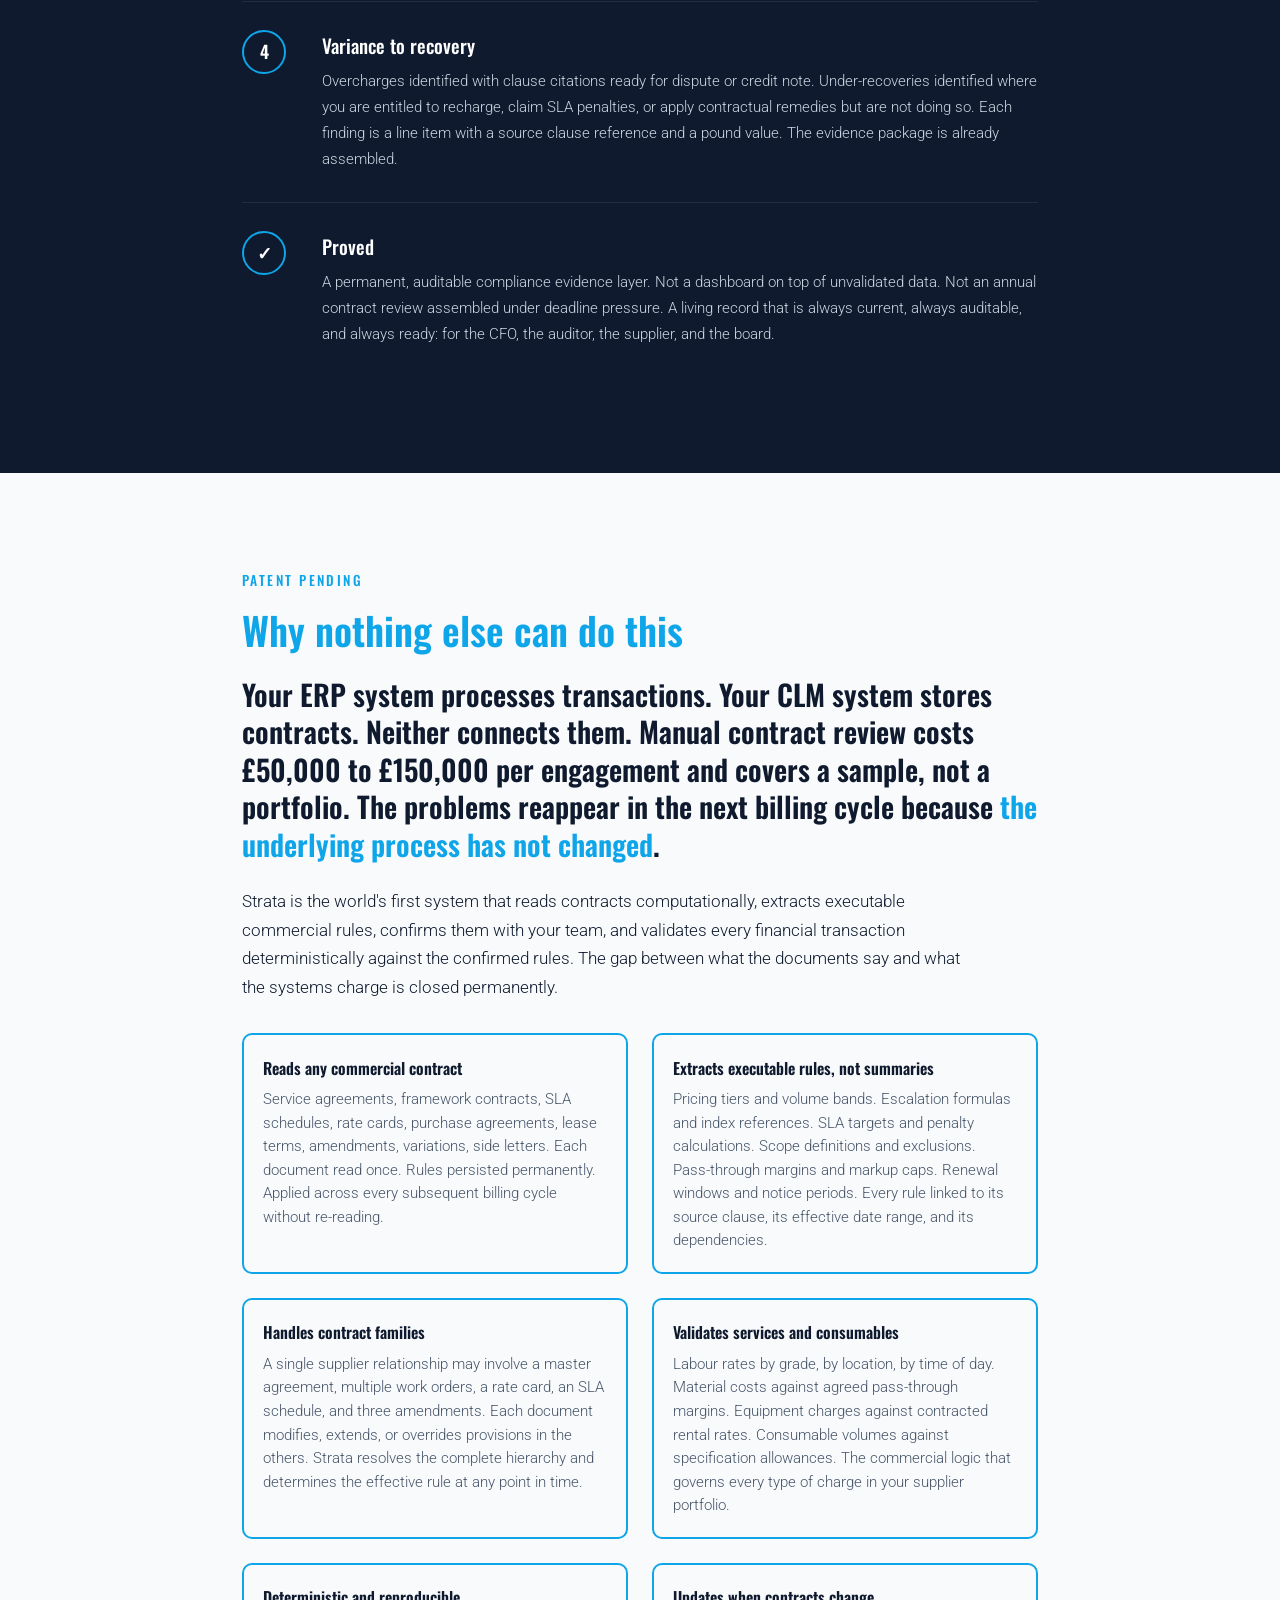
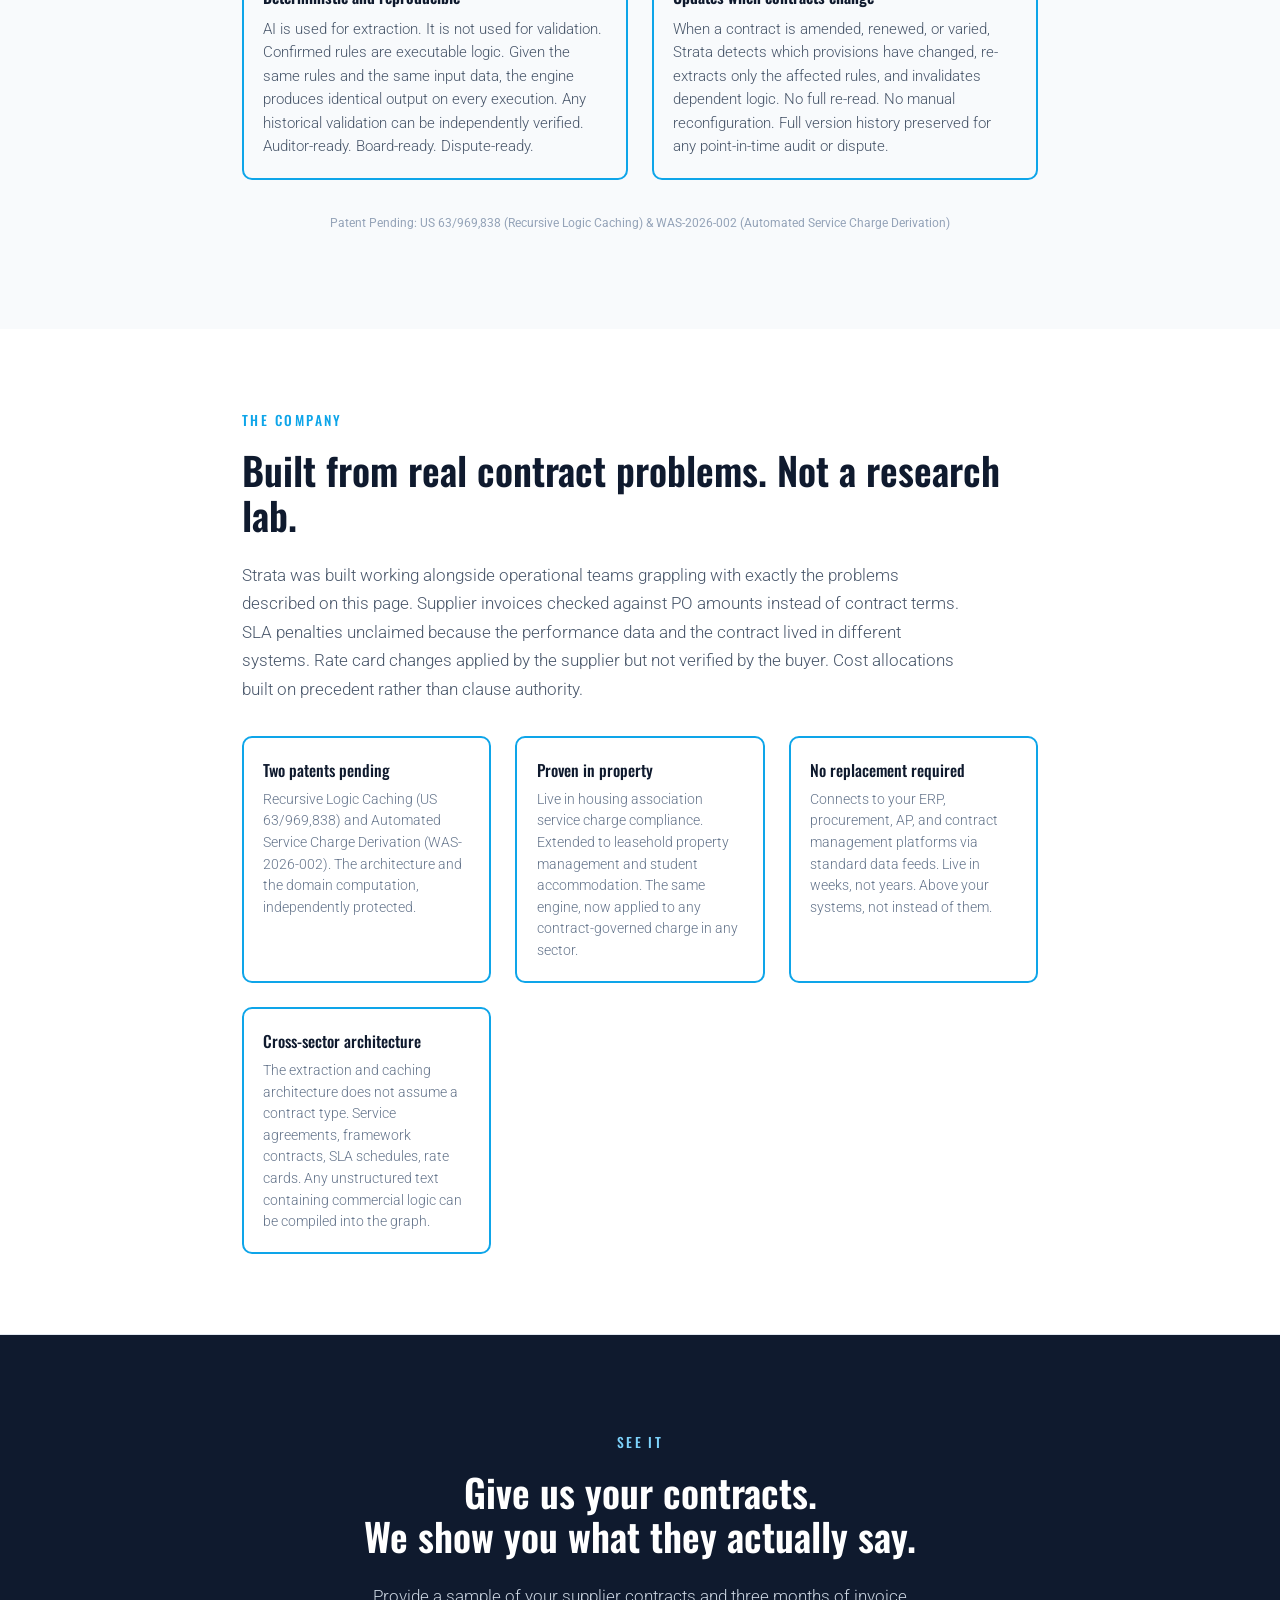
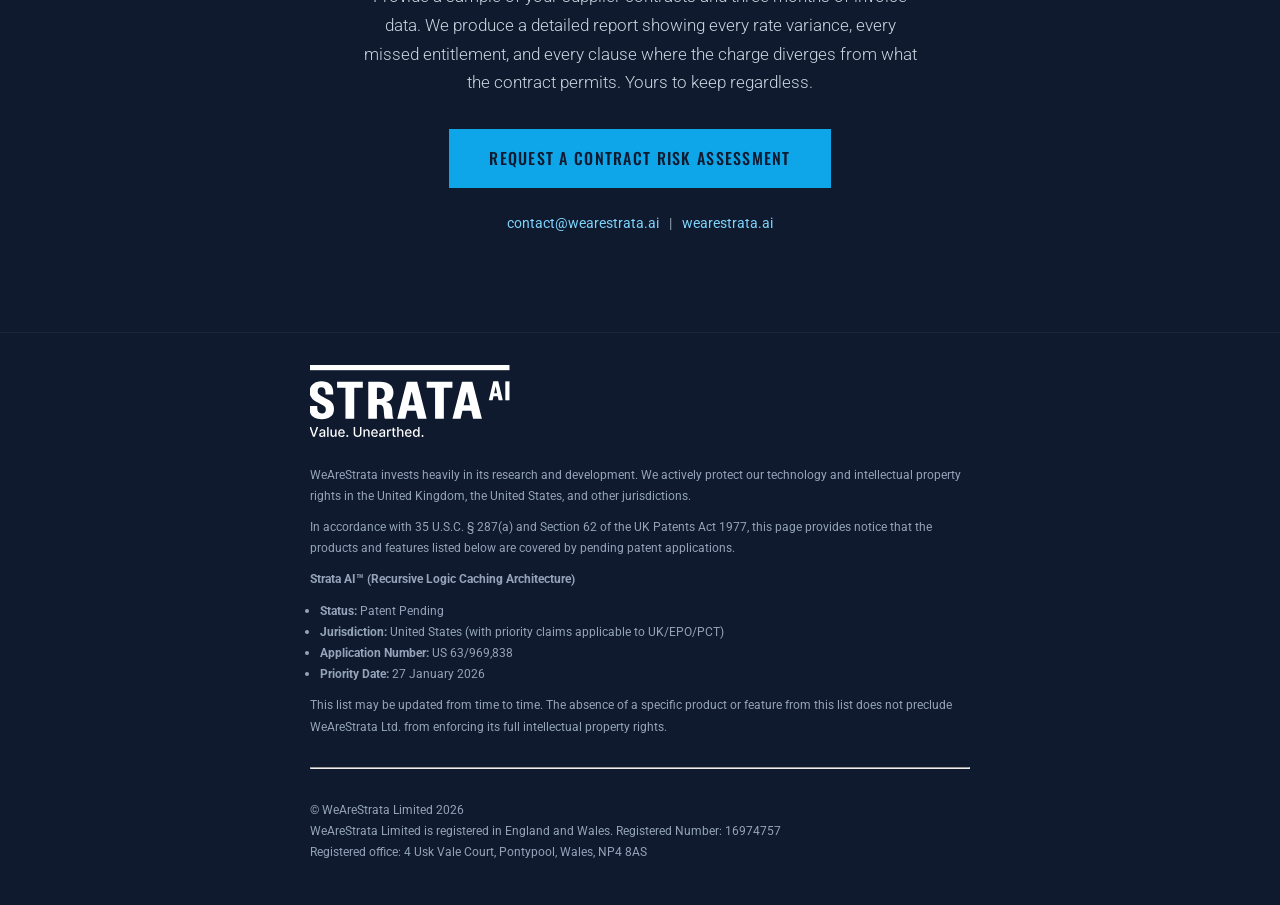
<file: contract-management/index.html>
<!DOCTYPE html>
<html lang="en">
<head>
<meta charset="UTF-8">
<meta name="viewport" content="width=device-width, initial-scale=1.0">

<link rel="icon" href="../favicon.png" sizes="32x32" />
<link rel="icon" href="../favicon.png" sizes="192x192" />
<link rel="apple-touch-icon" href="../favicon.png" />
<meta name="msapplication-TileImage" content="../favicon.png" />

<title>Strata AI. Your Contracts Contain the Rules. Your Systems Ignore Them.</title>
<link href="https://fonts.googleapis.com/css2?family=Oswald:wght@400;500;600;700&family=Roboto:wght@300;400;500;700&display=swap" rel="stylesheet">
<link rel='stylesheet' href="../styles.css" media='all' />
<style>
.examples-section{padding:6rem 0;background:var(--navy);color:var(--white)}
.examples-section .section-heading{color:var(--white)}
.examples-section .section-body{color:var(--slate-light)}
.examples-grid{display:grid;grid-template-columns:repeat(auto-fit,minmax(300px,1fr));gap:1.5rem;margin-top:2rem}
.example-card { 
  border:2px solid var(--teal);
  padding:1.2rem;
  border-radius:10px;
}
.example-card-title{font-family:var(--heading);font-weight:600;font-size:1rem;margin-bottom:0.4rem;color:var(--white)}
.example-card-body{font-weight:300;font-size:0.92rem;color:var(--slate-light);line-height:1.6}

.patent-section{ background:var(--light); }
.patent-section .section-heading { color:var(--teal); } 
.patent-section .section-body { color:var(--navy); }
.patent-lead{ color:var(--navy); }
.patent-lead em{ color:var(--teal)}
.patent-grid{display:grid;grid-template-columns:repeat(auto-fit,minmax(300px,1fr));gap:1.5rem;margin-top:2rem}
.patent-card{border-top:2px solid var(--teal);padding-top:1.2rem}
.patent-card-title{font-family:var(--heading);font-weight:600;font-size:1rem;margin-bottom:0.4rem;color:var(--navy)}
.patent-card-body{font-weight:300;font-size:0.92rem;color:#475569;line-height:1.6}
.patent-ref{font-size:0.78rem;color:var(--slate);margin-top:2rem;text-align:center}

.credibility{
  background:var(--white);
  border-bottom:1px solid #E2E8F0;
}
</style>
</head>
<body>
  
<header class="wp-block-template-part">
  <div class="wp-block-group">
    <figure class="wp-block-image size-full is-resized logo">
      <a href="/">
        <img src="../strata_logo_notag.svg" alt="Strata AI" title="Strata AI" />
      </a>
    </figure>
      <div class="wp-block-group is-layout-constrained wp-container-core-group-is-layout-77ab4cf0 wp-block-group-is-layout-constrained" style="margin-top:0px;margin-bottom:0px;padding-right:0px;padding-left:15px">
      <ul>
        <li><a href="/" title="Home">Home</a></li>
        <li><a href="/contract-management" title="Contract Management">Contract Management</a></li>
        <li><a href="/student-accomodation" title="Student Accomodation">Student Accomodation</a></li>
        <li><a href="/property" title="Property Management">Property Management</a></li>
        <li><a href="/housing-association" title="Housing Association">Housing Association</a></li>
      </ul>
    </div>
  </div>
</header>

<!-- ===== HERO ===== -->
<section class="hero">
  <div class="hero-inner">
    <div class="hero-brand">Strata <span>AI</span> <span class="hero-patent">Patent Pending</span></div>
    <h1 class="hero-only">
      Your contracts contain the rules.<br>
      Your systems <em>ignore them.</em>
    </h1>
    <p class="hero-sub">
      You negotiated every clause. Rate cards, SLA penalties, volume discounts, escalation caps, recharge entitlements, scope boundaries. Then the contract went into a drawer and your ERP started processing invoices against PO amounts. Nobody checks whether the invoice matches the clause. Across thousands of invoices, the leakage compounds silently.
    </p>
    <p class="hero-risk">
      Organisations lose 9 to 11% of contract value after signature. Not through bad negotiation. Through bad execution.
    </p>
    <a href="#contact" class="hero-cta">Show me the leakage in my contracts</a>
  </div>
</section>

<!-- ===== THE LEAKAGE ===== -->
<section class="risk-section">
  <div class="container-wide">
    <div class="section-label">The value erosion problem</div>
    <h2 class="section-heading">Six ways your contracts leak value after signature</h2>
    <p class="section-body">
      World Commerce &amp; Contracting has tracked contract value erosion for over a decade. Their latest research, published in partnership with Ironclad in January 2026, puts procurement contract leakage at 11%. The causes are structural. They exist in every contract-heavy organisation. They are invisible until someone reads the contracts and checks the numbers.
    </p>
    <div class="risk-grid">
      <div class="risk-card">
        <div class="risk-title">Rate card drift</div>
        <div class="risk-body">You negotiated rates for labour, materials, and services. Those rates have escalation provisions, anniversary dates, and index-linked adjustments. Your AP team processes invoices against the PO. Nobody checks whether the rate on the invoice matches the rate in the contract for that date, that volume, that service category. The supplier knows. You do not.</div>
        <div class="risk-source">WorldCC: unauthorised scope changes and missed price adjustments are primary leakage sources</div>
      </div>
      <div class="risk-card">
        <div class="risk-title">Volume discount erosion</div>
        <div class="risk-body">Your contract contains volume-based pricing tiers. At 10,000 units you get a lower rate. At 50,000 units, lower still. But the volume is tracked in your procurement system and the rate is tracked in the supplier's billing system. Nobody reconciles whether the volume threshold was crossed and the discount applied. The larger you are, the more you lose.</div>
      </div>
      <div class="risk-card">
        <div class="risk-title">SLA penalties uncollected</div>
        <div class="risk-body">Your service contracts contain SLA targets with financial penalties for non-performance. Response times. Resolution times. Uptime guarantees. Delivery windows. The SLA is in the contract. The performance data is in your operations system. Nobody connects them. The penalty is your entitlement. If you do not claim it, it does not exist.</div>
      </div>
      <div class="risk-card">
        <div class="risk-title">Scope creep undetected</div>
        <div class="risk-body">The supplier invoices for items or services outside the contracted scope. Emergency call-out rates applied to routine work. Premium materials charged when standard was specified. Out-of-hours rates applied during business hours. Each line item is small. Across hundreds of invoices, it is substantial. Your contract defines what is in scope. Your system does not check.</div>
      </div>
      <div class="risk-card">
        <div class="risk-title">Auto-renewal on unfavourable terms</div>
        <div class="risk-body">Contracts renew automatically unless notice is given within a specific window. The renewal terms may include price increases that exceed your negotiated caps. The notice window is in the contract. Nobody is tracking it systematically. By the time you notice, the window has closed and you are locked in for another cycle at the wrong price.</div>
        <div class="risk-source">WorldCC: auto-renewals on unfavourable terms identified as key leakage source, January 2026</div>
      </div>
      <div class="risk-card">
        <div class="risk-title">Consumables and pass-through markups</div>
        <div class="risk-body">Your contract specifies that consumables are passed through at cost, or at cost plus an agreed margin. But "at cost" depends on the supplier's procurement price, which you never see. And the agreed margin differs by category, by contract, by amendment. The markup rules are in the contract. The invoices are in your AP system. The gap between them is your money.</div>
      </div>
    </div>
  </div>
</section>

<!-- ===== EXAMPLES ===== -->
<section class="examples-section">
  <div class="container">
    <div class="section-label" style="color:var(--teal-light)">Where this applies</div>
    <h2 class="section-heading">Every sector. Every contract. The same gap.</h2>
    <p class="section-body">
      Wherever charges must comply with what a contract says, the gap between the document and the system creates leakage. Strata closes it. The architecture is document-agnostic. The commercial logic extraction works on any contract.
    </p>
    <div class="examples-grid">
      <div class="example-card">
        <div class="example-card-title">Healthcare</div>
        <div class="example-card-body">Clinical supply contracts, managed equipment service agreements, FM contracts, agency staffing frameworks, pharmaceutical purchasing agreements, catering and linen services. Each has its own rate cards, volume tiers, SLA provisions, and recharge entitlements.</div>
      </div>
      <div class="example-card">
        <div class="example-card-title">Facilities management</div>
        <div class="example-card-body">Hard and soft FM contracts, planned preventive maintenance schedules, reactive maintenance SLAs, cleaning specifications, security contracts, waste management agreements. Scope boundaries, response times, and penalty clauses that nobody checks against actual invoices.</div>
      </div>
      <div class="example-card">
        <div class="example-card-title">PFI and PPP</div>
        <div class="example-card-body">Long-duration contracts with complex payment mechanisms, performance deduction regimes, lifecycle fund contributions, benchmarking and market testing provisions. Hundreds of pages of commercial logic that govern millions of pounds in annual unitary charges.</div>
      </div>
      <div class="example-card">
        <div class="example-card-title">Outsourced services</div>
        <div class="example-card-body">IT outsourcing, BPO, managed print, payroll services, logistics and distribution. Service credits, volume commitments, change control procedures, exit provisions. The contract defines the commercial relationship. The invoices often tell a different story.</div>
      </div>
      <div class="example-card">
        <div class="example-card-title">Catering and hospitality</div>
        <div class="example-card-body">Airline catering contracts, hospital catering agreements, corporate catering frameworks. Meal rates by category, volume bands, ingredient cost pass-throughs, waste allowances, equipment maintenance obligations. Tight margins where a 2% variance changes the economics.</div>
      </div>
      <div class="example-card">
        <div class="example-card-title">Construction and engineering</div>
        <div class="example-card-body">NEC and JCT contracts, subcontractor agreements, professional services appointments. Variations, daywork rates, retention provisions, defects liability periods, liquidated damages. Commercial rules that are litigated precisely because they are not checked until a dispute arises.</div>
      </div>
    </div>
  </div>
</section>

<!-- ===== QUOTE ===== -->
<section class="quote-section">
  <div class="container">
    <p class="quote-text">
      "Value erosion is rarely caused by a single failure. It emerges from a fragmented operating model in which contracting activities are split across functions, systems, and stages of the lifecycle, with <em>no single owner accountable</em> for the economic outcomes."
    </p>
    <p style="text-align:center;margin-top:1rem;font-size:0.82rem;color:var(--slate)">Tim Cummins, President, World Commerce &amp; Contracting, January 2026</p>
  </div>
</section>

<!-- ===== HOW IT WORKS ===== -->
<section class="chain">
  <div class="container">
    <div class="section-label">How it works</div>
    <h2 class="section-heading">Contract to clause. Clause to invoice.<br>Invoice to variance. Variance to recovery.</h2>
    <p class="section-body">
      Strata sits above your existing systems. It reads the contracts they cannot. It validates every financial transaction against the commercial rules those contracts contain. It produces the audit trail that proof requires.
    </p>
    <div class="chain-steps">
      <div class="chain-step">
        <div class="step-marker">1</div>
        <div>
          <div class="step-title">Contract to clause</div>
          <div class="step-body">Every contract, framework agreement, SLA schedule, rate card, and amendment read using a combination of machine learning extraction and large language model interpretation. Every commercial term extracted into a structured knowledge graph: pricing tiers, escalation formulas, volume discount thresholds, SLA targets and penalties, scope boundaries, recharge entitlements, pass-through margins, renewal windows. Each rule linked to its source clause.</div>
        </div>
      </div>
      <div class="chain-step">
        <div class="step-marker">2</div>
        <div>
          <div class="step-title">Clause confirmed</div>
          <div class="step-body">Extracted rules are presented to your commercial, procurement, or finance team for review and confirmation. Every rule shown alongside the source clause it was derived from. Your team confirms, adjusts, or rejects. Once confirmed, the rule is frozen into a deterministic logic graph. No AI is involved in the validation step. No hallucination risk. No interpretation drift.</div>
        </div>
      </div>
      <div class="chain-step">
        <div class="step-marker">3</div>
        <div>
          <div class="step-title">Invoice to variance</div>
          <div class="step-body">Every invoice line, every service charge, every consumable, every labour charge matched against the confirmed rules. Is this rate correct for this date? Has the volume threshold been crossed? Is this item within scope? Is this escalation correctly applied? Does this pass-through match the agreed margin? Every deviation flagged with the specific clause reference, the reasoning, and the financial impact.</div>
        </div>
      </div>
      <div class="chain-step">
        <div class="step-marker">4</div>
        <div>
          <div class="step-title">Variance to recovery</div>
          <div class="step-body">Overcharges identified with clause citations ready for dispute or credit note. Under-recoveries identified where you are entitled to recharge, claim SLA penalties, or apply contractual remedies but are not doing so. Each finding is a line item with a source clause reference and a pound value. The evidence package is already assembled.</div>
        </div>
      </div>
      <div class="chain-step">
        <div class="step-marker">&#10003;</div>
        <div>
          <div class="step-title">Proved</div>
          <div class="step-body">A permanent, auditable compliance evidence layer. Not a dashboard on top of unvalidated data. Not an annual contract review assembled under deadline pressure. A living record that is always current, always auditable, and always ready: for the CFO, the auditor, the supplier, and the board.</div>
        </div>
      </div>
    </div>
  </div>
</section>

<!-- ===== PATENT ===== -->
<section class="patent-section">
  <div class="container">
    <div class="section-label">Patent pending</div>
    <h2 class="section-heading">Why nothing else can do this</h2>
    <p class="patent-lead">
      Your ERP system processes transactions. Your CLM system stores contracts. Neither connects them. Manual contract review costs &pound;50,000 to &pound;150,000 per engagement and covers a sample, not a portfolio. The problems reappear in the next billing cycle because <em>the underlying process has not changed</em>.
    </p>
    <p class="section-body">
      Strata is the world's first system that reads contracts computationally, extracts executable commercial rules, confirms them with your team, and validates every financial transaction deterministically against the confirmed rules. The gap between what the documents say and what the systems charge is closed permanently.
    </p>
    <div class="patent-grid">
      <div class="patent-card">
        <div class="patent-card-title">Reads any commercial contract</div>
        <div class="patent-card-body">Service agreements, framework contracts, SLA schedules, rate cards, purchase agreements, lease terms, amendments, variations, side letters. Each document read once. Rules persisted permanently. Applied across every subsequent billing cycle without re-reading.</div>
      </div>
      <div class="patent-card">
        <div class="patent-card-title">Extracts executable rules, not summaries</div>
        <div class="patent-card-body">Pricing tiers and volume bands. Escalation formulas and index references. SLA targets and penalty calculations. Scope definitions and exclusions. Pass-through margins and markup caps. Renewal windows and notice periods. Every rule linked to its source clause, its effective date range, and its dependencies.</div>
      </div>
      <div class="patent-card">
        <div class="patent-card-title">Handles contract families</div>
        <div class="patent-card-body">A single supplier relationship may involve a master agreement, multiple work orders, a rate card, an SLA schedule, and three amendments. Each document modifies, extends, or overrides provisions in the others. Strata resolves the complete hierarchy and determines the effective rule at any point in time.</div>
      </div>
      <div class="patent-card">
        <div class="patent-card-title">Validates services and consumables</div>
        <div class="patent-card-body">Labour rates by grade, by location, by time of day. Material costs against agreed pass-through margins. Equipment charges against contracted rental rates. Consumable volumes against specification allowances. The commercial logic that governs every type of charge in your supplier portfolio.</div>
      </div>
      <div class="patent-card">
        <div class="patent-card-title">Deterministic and reproducible</div>
        <div class="patent-card-body">AI is used for extraction. It is not used for validation. Confirmed rules are executable logic. Given the same rules and the same input data, the engine produces identical output on every execution. Any historical validation can be independently verified. Auditor-ready. Board-ready. Dispute-ready.</div>
      </div>
      <div class="patent-card">
        <div class="patent-card-title">Updates when contracts change</div>
        <div class="patent-card-body">When a contract is amended, renewed, or varied, Strata detects which provisions have changed, re-extracts only the affected rules, and invalidates dependent logic. No full re-read. No manual reconfiguration. Full version history preserved for any point-in-time audit or dispute.</div>
      </div>
    </div>
    <p class="patent-ref">Patent Pending: US 63/969,838 (Recursive Logic Caching) &amp; WAS-2026-002 (Automated Service Charge Derivation)</p>
  </div>
</section>

<!-- ===== CREDIBILITY ===== -->
<section class="credibility">
  <div class="container">
    <div class="section-label">The company</div>
    <h2 class="section-heading">Built from real contract problems. Not a research lab.</h2>
    <p class="section-body">
      Strata was built working alongside operational teams grappling with exactly the problems described on this page. Supplier invoices checked against PO amounts instead of contract terms. SLA penalties unclaimed because the performance data and the contract lived in different systems. Rate card changes applied by the supplier but not verified by the buyer. Cost allocations built on precedent rather than clause authority.
    </p>
    <div class="credential-row">
      <div class="credential">
        <div class="credential-title">Two patents pending</div>
        <div class="credential-body">Recursive Logic Caching (US 63/969,838) and Automated Service Charge Derivation (WAS-2026-002). The architecture and the domain computation, independently protected.</div>
      </div>
      <div class="credential">
        <div class="credential-title">Proven in property</div>
        <div class="credential-body">Live in housing association service charge compliance. Extended to leasehold property management and student accommodation. The same engine, now applied to any contract-governed charge in any sector.</div>
      </div>
      <div class="credential">
        <div class="credential-title">No replacement required</div>
        <div class="credential-body">Connects to your ERP, procurement, AP, and contract management platforms via standard data feeds. Live in weeks, not years. Above your systems, not instead of them.</div>
      </div>
      <div class="credential">
        <div class="credential-title">Cross-sector architecture</div>
        <div class="credential-body">The extraction and caching architecture does not assume a contract type. Service agreements, framework contracts, SLA schedules, rate cards. Any unstructured text containing commercial logic can be compiled into the graph.</div>
      </div>
    </div>
  </div>
</section>

<!-- ===== CTA ===== -->
<section class="cta-section" id="contact">
  <div class="container">
    <div class="section-label" style="color:var(--teal-light)">See it</div>
    <h2 class="section-heading">Give us your contracts.<br>We show you what they actually say.</h2>
    <p class="cta-body">
      Provide a sample of your supplier contracts and three months of invoice data. We produce a detailed report showing every rate variance, every missed entitlement, and every clause where the charge diverges from what the contract permits. Yours to keep regardless.
    </p>
    <a href="mailto:contact@wearestrata.ai" class="cta-button">Request a contract risk assessment</a>
    <div class="cta-contact">
      <a href="mailto:contact@wearestrata.ai">contact@wearestrata.ai</a>
      &ensp;|&ensp;
      <a href="https://wearestrata.ai">wearestrata.ai</a>
    </div>
  </div>
</section>

<footer>
  <div class="wrap">
    <img src="../strata_logo_white.svg" alt="WeAreStrata" title="WeAreStrata" />
    <p>WeAreStrata invests heavily in its research and development. We actively protect our technology and intellectual property rights in the United Kingdom, the United States, and other jurisdictions.</p>
    <p>In accordance with 35 U.S.C. § 287(a) and Section 62 of the UK Patents Act 1977, this page provides notice that the products and features listed below are covered by pending patent applications.</p>
    <p><strong>Strata AI™ (Recursive Logic Caching Architecture)</strong></p>
    <ul>
      <li><strong>Status:</strong> Patent Pending</li>
      <li><strong>Jurisdiction:</strong> United States (with priority claims applicable to UK/EPO/PCT)</li>
      <li><strong>Application Number:</strong> US 63/969,838</li>
      <li><strong>Priority Date:</strong> 27 January 2026</li>
    </ul>
    <p>This list may be updated from time to time. The absence of a specific product or feature from this list does not preclude WeAreStrata Ltd. from enforcing its full intellectual property rights.</p>
    
    <hr />
    <p>
      &copy; WeAreStrata Limited 2026
      <br />
      WeAreStrata Limited is registered in England and Wales. Registered Number: 16974757
      <br />
      Registered office: 4 Usk Vale Court, Pontypool, Wales, NP4 8AS
    </p>
  </div>
</footer>

</body>
</html>
</file>
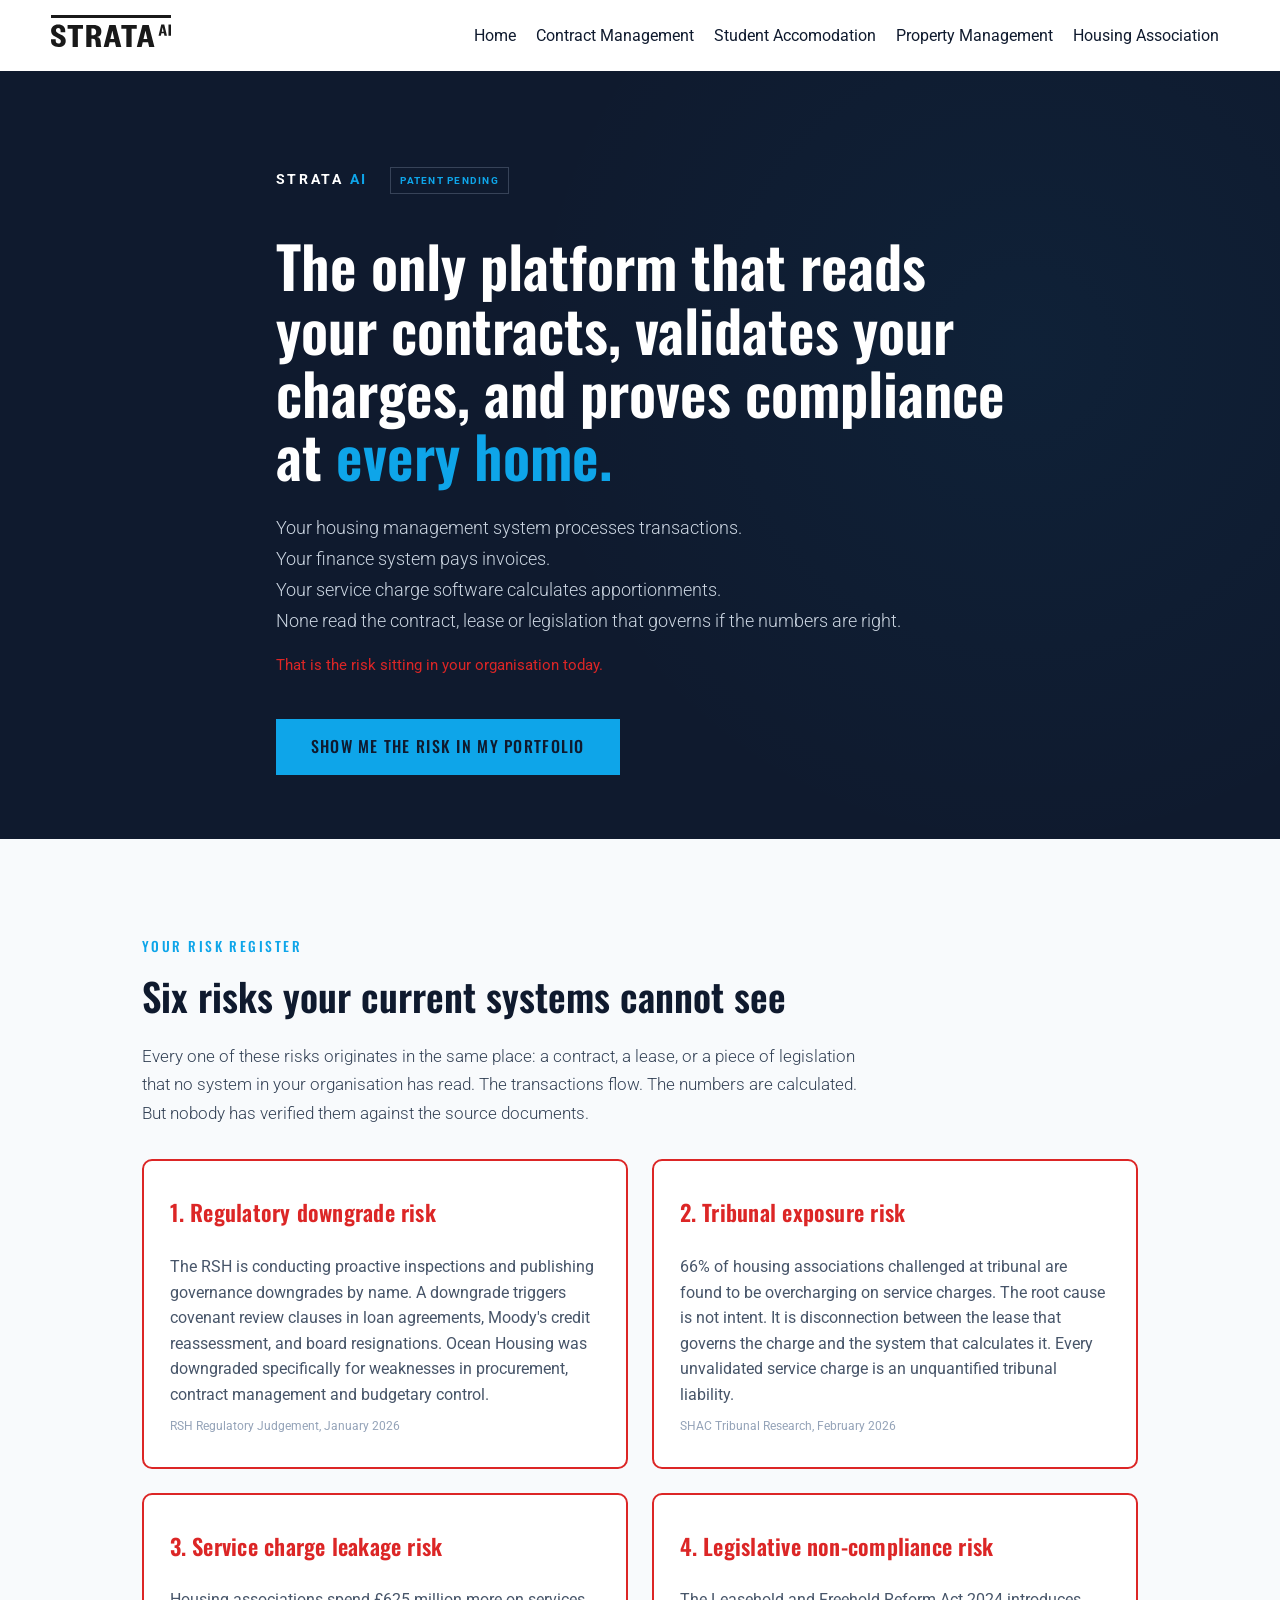
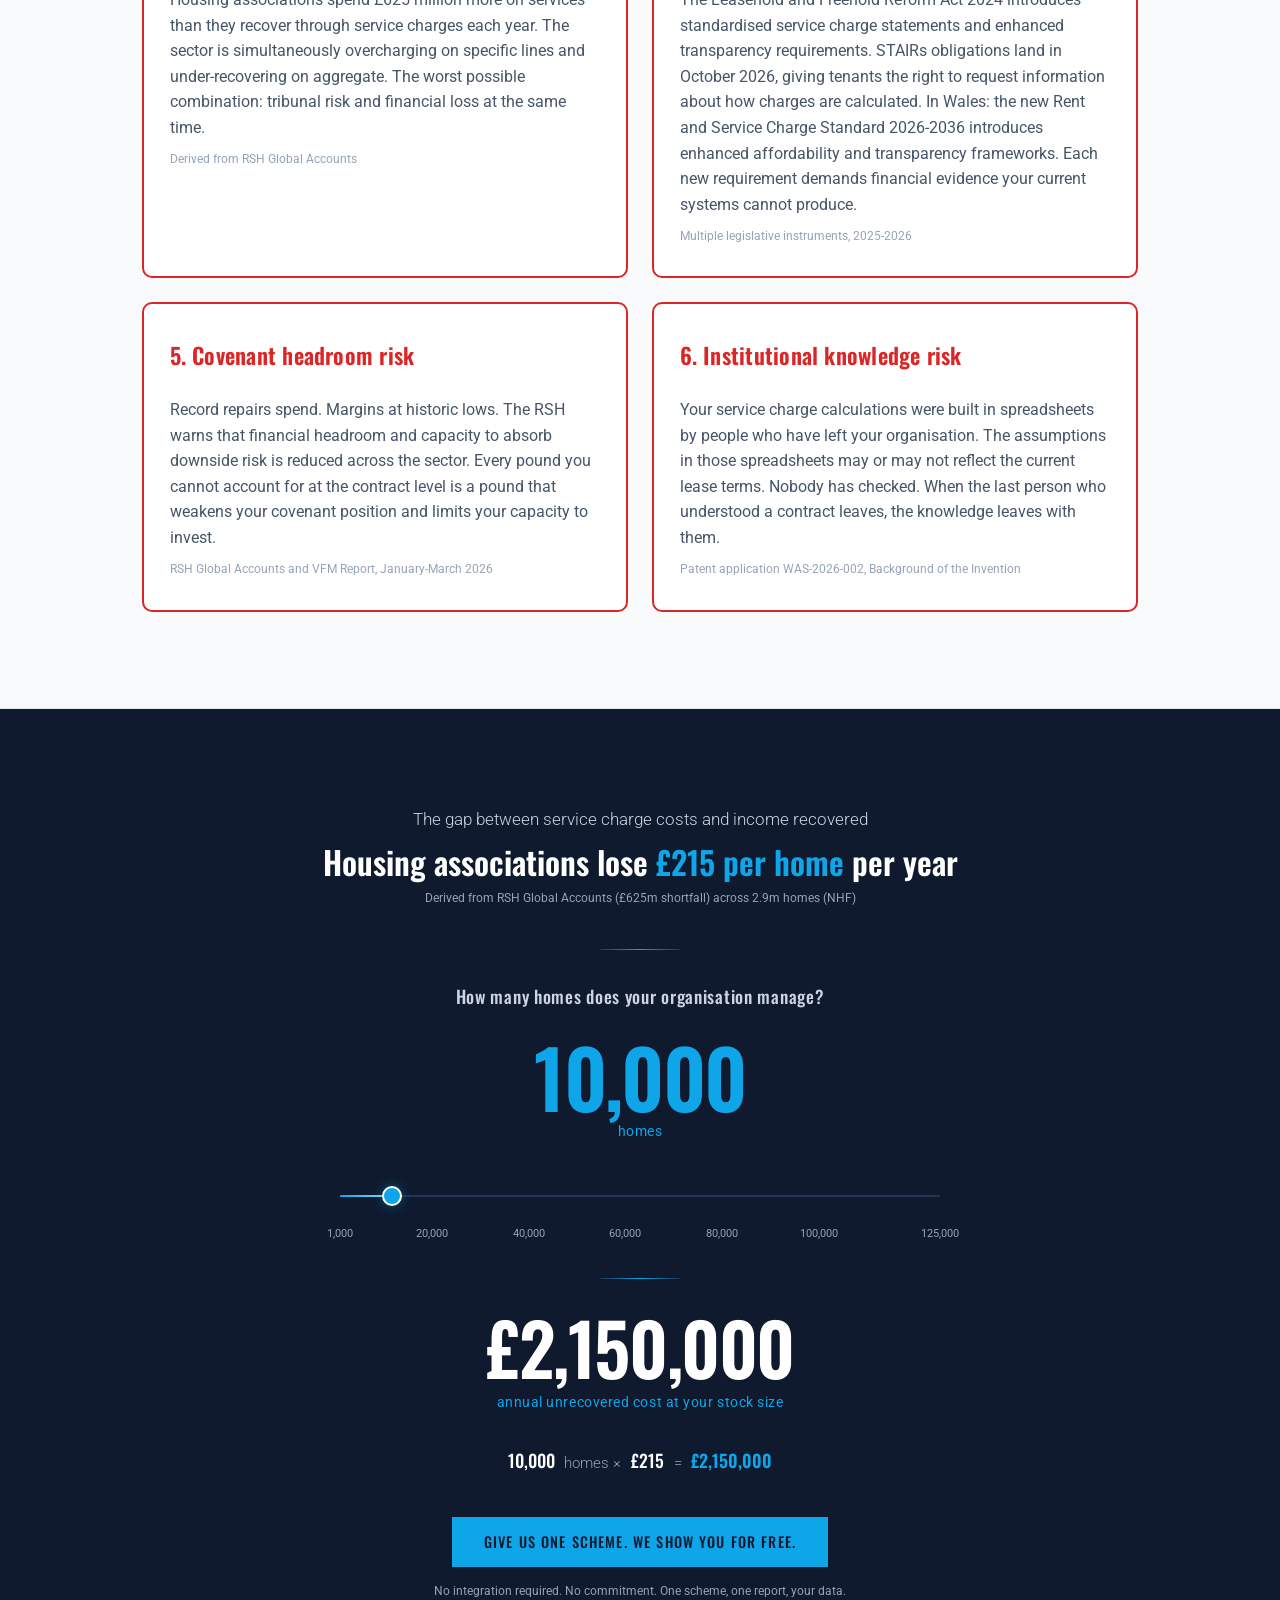
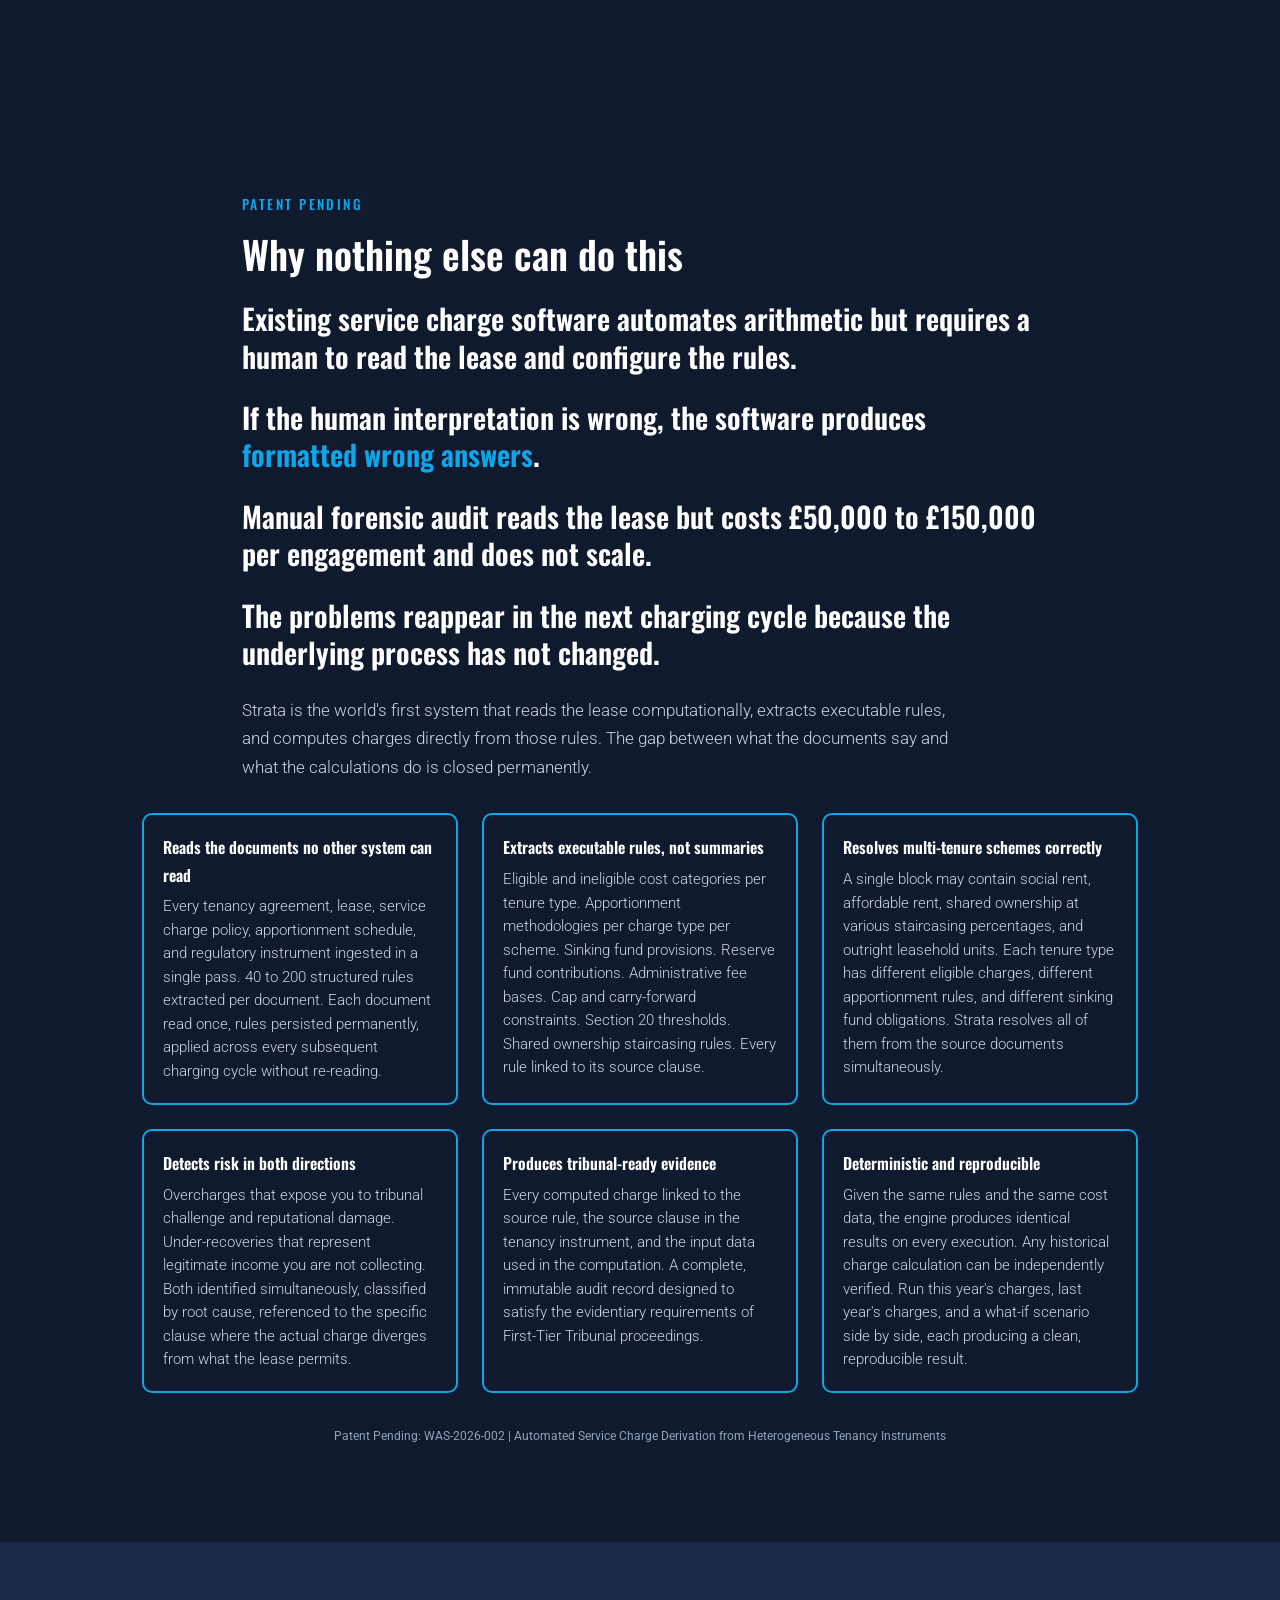
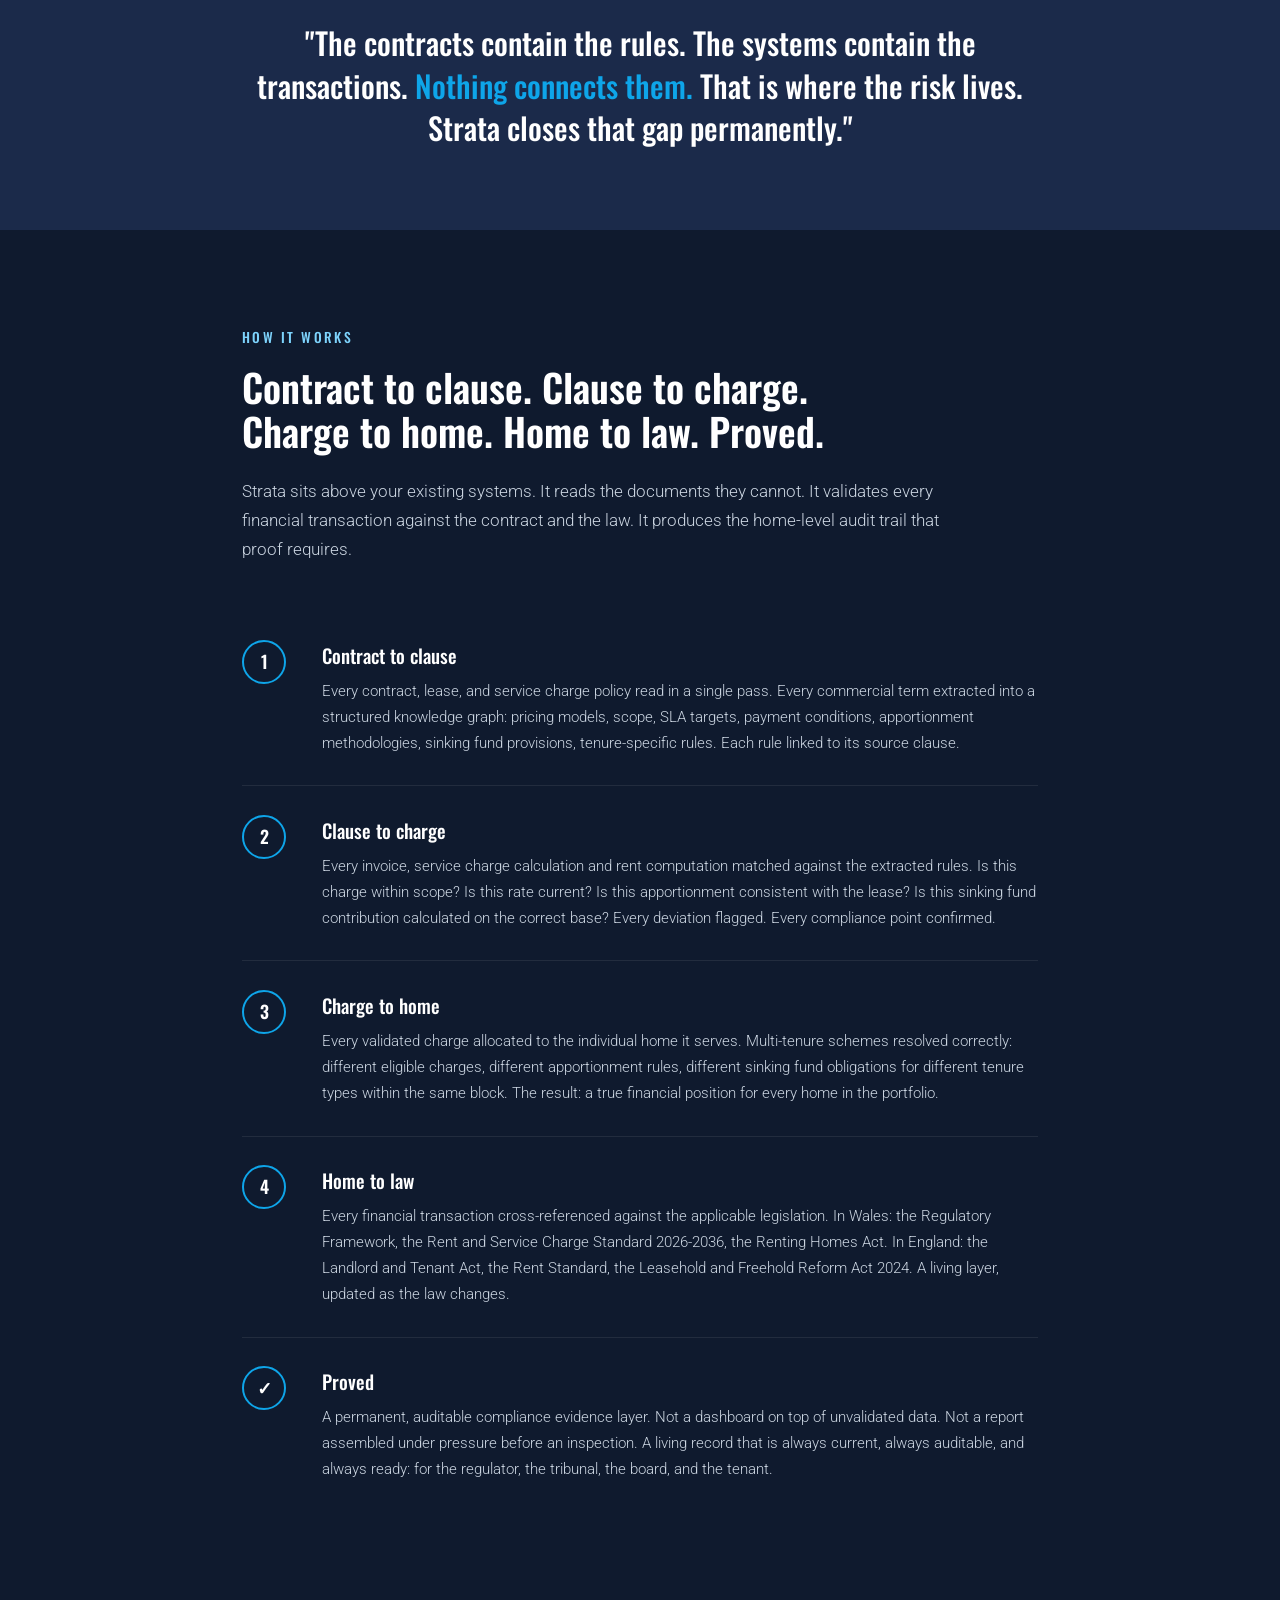
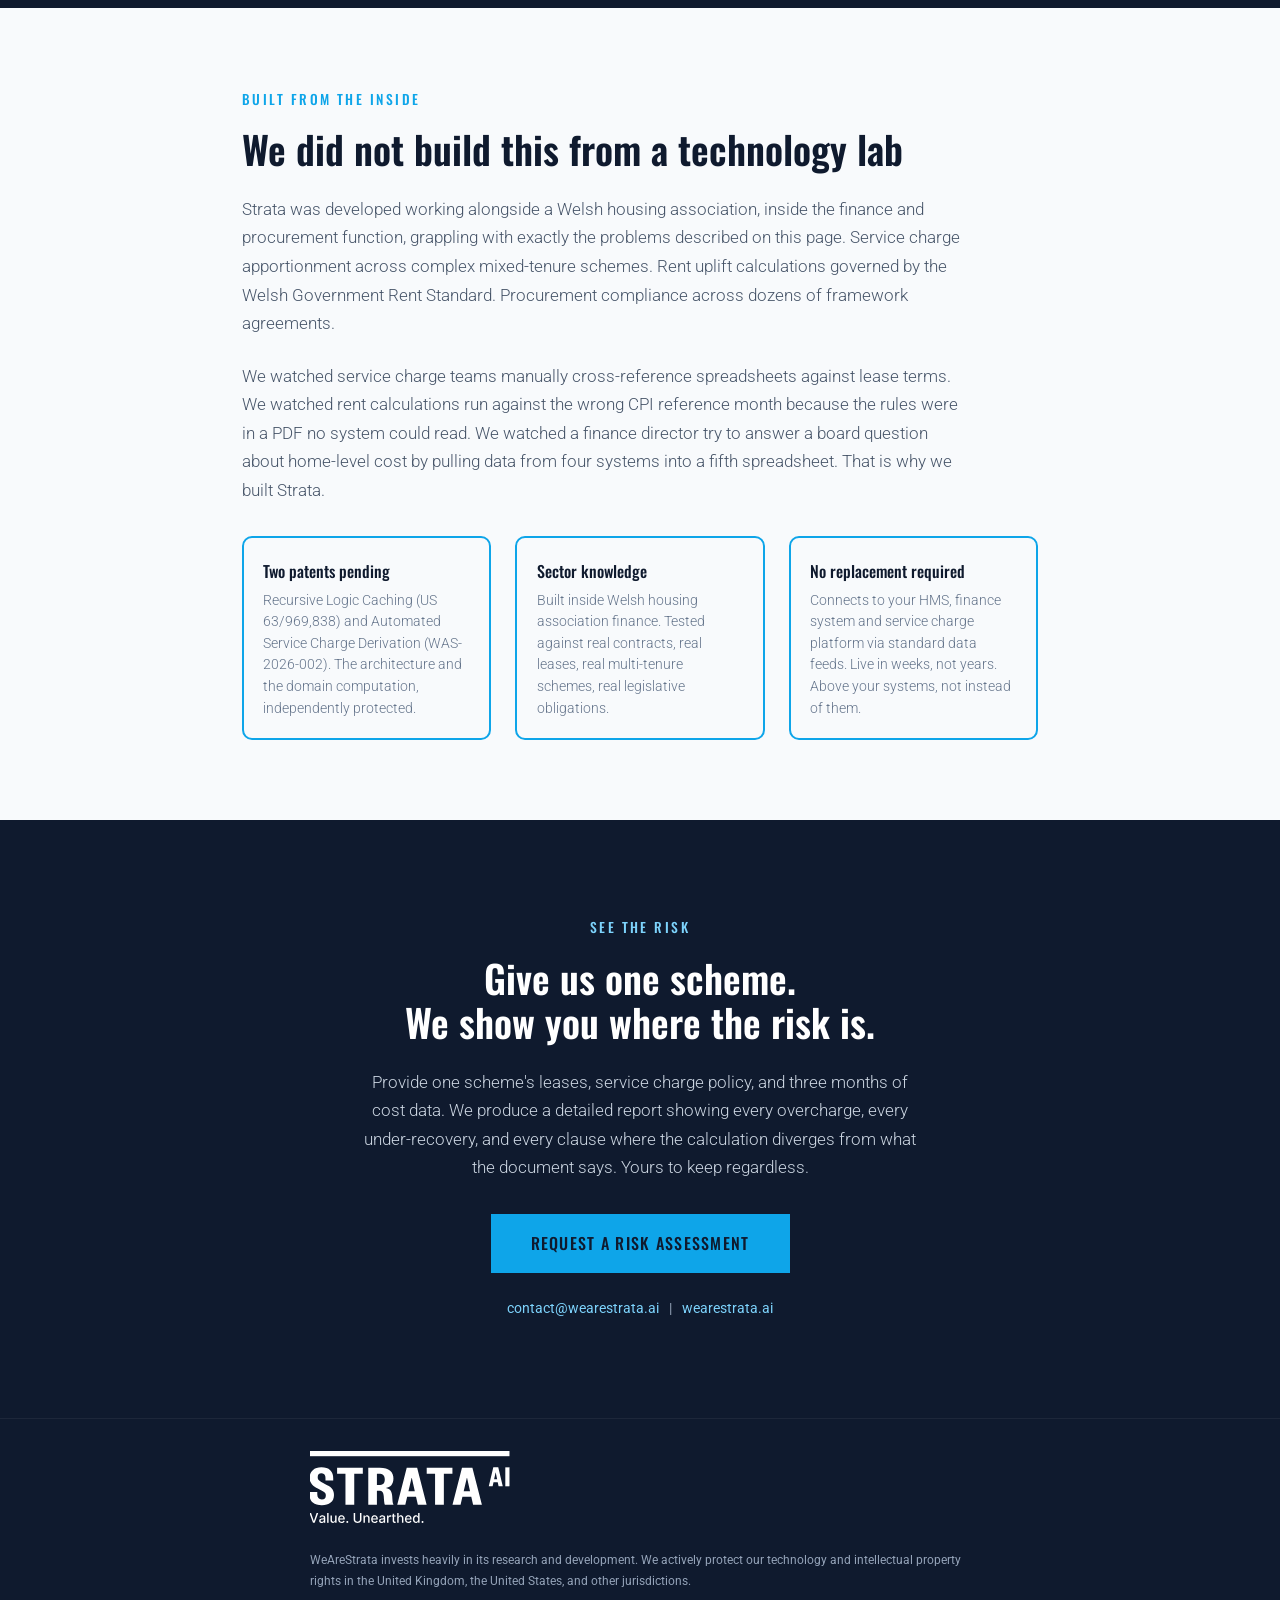
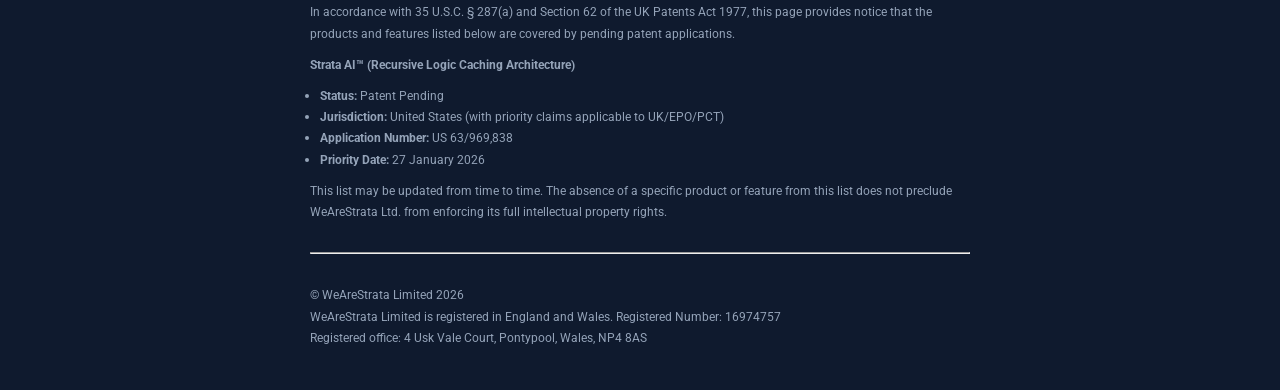
<file: housing-association/index.html>
<!DOCTYPE html>
<html lang="en">
  <head>
    <meta charset="UTF-8">
    <meta name="viewport" content="width=device-width, initial-scale=1.0">
    
    <link rel="icon" href="../favicon.png" sizes="32x32" />
    <link rel="icon" href="../favicon.png" sizes="192x192" />
    <link rel="apple-touch-icon" href="./favicon.png" />
    <meta name="msapplication-TileImage" content="../favicon.png" />

    <title>Strata AI. The Only Platform That Reads Your Contracts.</title>
    <link href="https://fonts.googleapis.com/css2?family=Oswald:wght@400;500;600;700&family=Roboto:wght@300;400;500;700&display=swap" rel="stylesheet">
    <link rel='stylesheet' href="../styles.css" media='all' />
  </head>

  <body>

    <header class="wp-block-template-part">
      <div class="wp-block-group">
        <figure class="wp-block-image size-full is-resized logo">
          <a href="/">
            <img src="../strata_logo_notag.svg" alt="Strata AI" title="Strata AI" />
          </a>
        </figure>
          <div class="wp-block-group is-layout-constrained wp-container-core-group-is-layout-77ab4cf0 wp-block-group-is-layout-constrained" style="margin-top:0px;margin-bottom:0px;padding-right:0px;padding-left:15px">
          <ul>
            <li><a href="/" title="Home">Home</a></li>
            <li><a href="/contract-management" title="Contract Management">Contract Management</a></li>
            <li><a href="/student-accomodation" title="Student Accomodation">Student Accomodation</a></li>
            <li><a href="/property" title="Property Management">Property Management</a></li>
            <li><a href="/housing-association" title="Housing Association">Housing Association</a></li>
          </ul>
        </div>
      </div>
    </header>

    <!-- ===== HERO ===== -->
    <section class="hero">
      <div class="hero-inner">
        <div class="hero-brand">Strata <span>AI</span> <span class="hero-patent">Patent Pending</span></div>
        <h1 class="hero-only">
          The only platform that reads<br>
          your contracts, validates your<br>
          charges, and proves compliance<br>
          at <em>every home.</em>
        </h1>
        <p class="hero-sub">
          Your housing management system processes transactions.
          <br />
          Your finance system pays invoices. 
          <br />
          Your service charge software calculates apportionments. 
          <br />
          None read the contract, lease or legislation that governs if the numbers are right.
        </p>
        <p class="hero-risk">
          That is the risk sitting in your organisation today.
        </p>
        <a href="#contact" class="hero-cta">Show me the risk in my portfolio</a>
      </div>
    </section>

    <!-- ===== RISK REGISTER ===== -->
    <section class="risk-section">
      <div class="container-wide">
        <div class="section-label">Your risk register</div>
        <h2 class="section-heading">Six risks your current systems cannot see</h2>
        <p class="section-body">
          Every one of these risks originates in the same place: a contract, a lease, or a piece of legislation that no system in your organisation has read. The transactions flow. The numbers are calculated. But nobody has verified them against the source documents.
        </p>
        <div class="risk-grid">
          <div class="risk-card">
            <div class="risk-title">1. Regulatory downgrade risk</div>
            <div class="risk-body">The RSH is conducting proactive inspections and publishing governance downgrades by name. A downgrade triggers covenant review clauses in loan agreements, Moody's credit reassessment, and board resignations. Ocean Housing was downgraded specifically for weaknesses in procurement, contract management and budgetary control.</div>
            <div class="risk-source">RSH Regulatory Judgement, January 2026</div>
          </div>
          <div class="risk-card">
            <div class="risk-title">2. Tribunal exposure risk</div>
            <div class="risk-body">66% of housing associations challenged at tribunal are found to be overcharging on service charges. The root cause is not intent. It is disconnection between the lease that governs the charge and the system that calculates it. Every unvalidated service charge is an unquantified tribunal liability.</div>
            <div class="risk-source">SHAC Tribunal Research, February 2026</div>
          </div>
          <div class="risk-card">
            <div class="risk-title">3. Service charge leakage risk</div>
            <div class="risk-body">
              Housing associations spend £625 million more on services than they recover through service charges each year.
              The sector is simultaneously overcharging on specific lines and under-recovering on aggregate.
              The worst possible combination: tribunal risk and financial loss at the same time.</div>
            <div class="risk-source">Derived from RSH Global Accounts</div>
          </div>
          <div class="risk-card">
            <div class="risk-title">4. Legislative non-compliance risk</div>
            <div class="risk-body">The Leasehold and Freehold Reform Act 2024 introduces standardised service charge statements and enhanced transparency requirements. STAIRs obligations land in October 2026, giving tenants the right to request information about how charges are calculated. In Wales: the new Rent and Service Charge Standard 2026-2036 introduces enhanced affordability and transparency frameworks. Each new requirement demands financial evidence your current systems cannot produce.</div>
            <div class="risk-source">Multiple legislative instruments, 2025-2026</div>
          </div>
          <div class="risk-card">
            <div class="risk-title">5. Covenant headroom risk</div>
            <div class="risk-body">Record repairs spend. Margins at historic lows. The RSH warns that financial headroom and capacity to absorb downside risk is reduced across the sector. Every pound you cannot account for at the contract level is a pound that weakens your covenant position and limits your capacity to invest.</div>
            <div class="risk-source">RSH Global Accounts and VFM Report, January-March 2026</div>
          </div>
          <div class="risk-card">
            <div class="risk-title">6. Institutional knowledge risk</div>
            <div class="risk-body">Your service charge calculations were built in spreadsheets by people who have left your organisation. The assumptions in those spreadsheets may or may not reflect the current lease terms. Nobody has checked. When the last person who understood a contract leaves, the knowledge leaves with them.</div>
            <div class="risk-source">Patent application WAS-2026-002, Background of the Invention</div>
          </div>
        </div>
      </div>
    </section>

    <!-- ===== CALCULATOR ===== -->
    <section class="calculator">
      <div class="container">
        <div class="calc-inner">
          <p class="calc-intro">The gap between service charge costs and income recovered</p>
          <h2 class="calc-headline">Housing associations lose <em>&pound;215 per home</em> per year</h2>
          <p class="calc-source">Derived from RSH Global Accounts (&pound;625m shortfall) across 2.9m homes (NHF)</p>

          <div class="calc-rule"></div>

          <p class="calc-prompt">How many homes does your organisation manage?</p>

          <div class="homes-display" id="homesDisplay">10,000</div>
          <p class="gbp-label">homes</p>

          <div class="slider-wrap">
            <div class="track-bg"></div>
            <div class="track-fill" id="trackFill"></div>
            <input type="range" id="slider" min="1000" max="125000" step="500" value="10000" />
          </div>
          <div class="ticks" id="ticks"></div>

          <div class="calc-rule"></div>

          <div class="gbp-value" id="gbpDisplay">&pound;2,150,000</div>
          <p class="gbp-label">annual unrecovered cost at your stock size</p>

          <div class="formula">
            <span class="f-val" id="fVal">10,000</span>
            <span class="f-op">homes &times;</span>
            <span class="f-val">&pound;215</span>
            <span class="f-op">=</span>
            <span class="f-result" id="fResult">&pound;2,150,000</span>
          </div>

          <div class="calc-cta-row">
            <a href="#contact" class="calc-cta">Give us one scheme. We show you for free.</a>
            <p class="calc-note">No integration required. No commitment. One scheme, one report, your data.</p>
          </div>
        </div>
      </div>
    </section>

    <!-- ===== PATENT: THE ONLY ===== -->
    <section class="patent-section">
      <div class="container">
        <div class="section-label">Patent pending</div>
        <h2 class="section-heading">Why nothing else can do this</h2>
        <p class="patent-lead">
          Existing service charge software automates arithmetic but requires a human to read the lease and configure the rules. 
        </p>
        <p class="patent-lead">
          If the human interpretation is wrong, the software produces <em>formatted wrong answers</em>.
        </p>
        <p class="patent-lead">
          Manual forensic audit reads the lease but costs &pound;50,000 to &pound;150,000 per engagement and does not scale. 
        </p>
        <p class="patent-lead">
          The problems reappear in the next charging cycle because the underlying process has not changed.
        </p>
        <p class="section-body">
          Strata is the world's first system that reads the lease computationally, extracts executable rules, and computes charges directly from those rules. The gap between what the documents say and what the calculations do is closed permanently.
        </p>
      </div>

      <div class="container-wide">
        <div class="patent-grid">
          <div class="patent-card">
            <div class="patent-card-title">Reads the documents no other system can read</div>
            <div class="patent-card-body">Every tenancy agreement, lease, service charge policy, apportionment schedule, and regulatory instrument ingested in a single pass. 40 to 200 structured rules extracted per document. Each document read once, rules persisted permanently, applied across every subsequent charging cycle without re-reading.</div>
          </div>
          <div class="patent-card">
            <div class="patent-card-title">Extracts executable rules, not summaries</div>
            <div class="patent-card-body">Eligible and ineligible cost categories per tenure type. Apportionment methodologies per charge type per scheme. Sinking fund provisions. Reserve fund contributions. Administrative fee bases. Cap and carry-forward constraints. Section 20 thresholds. Shared ownership staircasing rules. Every rule linked to its source clause.</div>
          </div>
          <div class="patent-card">
            <div class="patent-card-title">Resolves multi-tenure schemes correctly</div>
            <div class="patent-card-body">A single block may contain social rent, affordable rent, shared ownership at various staircasing percentages, and outright leasehold units. Each tenure type has different eligible charges, different apportionment rules, and different sinking fund obligations. Strata resolves all of them from the source documents simultaneously.</div>
          </div>
          <div class="patent-card">
            <div class="patent-card-title">Detects risk in both directions</div>
            <div class="patent-card-body">Overcharges that expose you to tribunal challenge and reputational damage. Under-recoveries that represent legitimate income you are not collecting. Both identified simultaneously, classified by root cause, referenced to the specific clause where the actual charge diverges from what the lease permits.</div>
          </div>
          <div class="patent-card">
            <div class="patent-card-title">Produces tribunal-ready evidence</div>
            <div class="patent-card-body">Every computed charge linked to the source rule, the source clause in the tenancy instrument, and the input data used in the computation. A complete, immutable audit record designed to satisfy the evidentiary requirements of First-Tier Tribunal proceedings.</div>
          </div>
          <div class="patent-card">
            <div class="patent-card-title">Deterministic and reproducible</div>
            <div class="patent-card-body">Given the same rules and the same cost data, the engine produces identical results on every execution. Any historical charge calculation can be independently verified. Run this year's charges, last year's charges, and a what-if scenario side by side, each producing a clean, reproducible result.</div>
          </div>
        </div>
        <p class="patent-ref">Patent Pending: WAS-2026-002 | Automated Service Charge Derivation from Heterogeneous Tenancy Instruments</p>
      </div>
    </section>

    <!-- ===== QUOTE ===== -->
    <section class="quote-section">
      <div class="container">
        <p class="quote-text">
          "The contracts contain the rules. The systems contain the transactions. <em>Nothing connects them.</em> That is where the risk lives. Strata closes that gap permanently."
        </p>
      </div>
    </section>

    <!-- ===== THE CHAIN ===== -->
    <section class="chain">
      <div class="container">
        <div class="section-label" style="color:var(--teal-light)">How it works</div>
        <h2 class="section-heading">Contract to clause. Clause to charge.<br>Charge to home. Home to law. Proved.</h2>
        <p class="section-body">
          Strata sits above your existing systems. It reads the documents they cannot. It validates every financial transaction against the contract and the law. It produces the home-level audit trail that proof requires.
        </p>
        <div class="chain-steps">
          <div class="chain-step">
            <div class="step-marker">1</div>
            <div>
              <div class="step-title">Contract to clause</div>
              <div class="step-body">Every contract, lease, and service charge policy read in a single pass. Every commercial term extracted into a structured knowledge graph: pricing models, scope, SLA targets, payment conditions, apportionment methodologies, sinking fund provisions, tenure-specific rules. Each rule linked to its source clause.</div>
            </div>
          </div>
          <div class="chain-step">
            <div class="step-marker">2</div>
            <div>
              <div class="step-title">Clause to charge</div>
              <div class="step-body">Every invoice, service charge calculation and rent computation matched against the extracted rules. Is this charge within scope? Is this rate current? Is this apportionment consistent with the lease? Is this sinking fund contribution calculated on the correct base? Every deviation flagged. Every compliance point confirmed.</div>
            </div>
          </div>
          <div class="chain-step">
            <div class="step-marker">3</div>
            <div>
              <div class="step-title">Charge to home</div>
              <div class="step-body">Every validated charge allocated to the individual home it serves. Multi-tenure schemes resolved correctly: different eligible charges, different apportionment rules, different sinking fund obligations for different tenure types within the same block. The result: a true financial position for every home in the portfolio.</div>
            </div>
          </div>
          <div class="chain-step">
            <div class="step-marker">4</div>
            <div>
              <div class="step-title">Home to law</div>
              <div class="step-body">Every financial transaction cross-referenced against the applicable legislation. In Wales: the Regulatory Framework, the Rent and Service Charge Standard 2026-2036, the Renting Homes Act. In England: the Landlord and Tenant Act, the Rent Standard, the Leasehold and Freehold Reform Act 2024. A living layer, updated as the law changes.</div>
            </div>
          </div>
          <div class="chain-step">
            <div class="step-marker">&#10003;</div>
            <div>
              <div class="step-title">Proved</div>
              <div class="step-body">A permanent, auditable compliance evidence layer. Not a dashboard on top of unvalidated data. Not a report assembled under pressure before an inspection. A living record that is always current, always auditable, and always ready: for the regulator, the tribunal, the board, and the tenant.</div>
            </div>
          </div>
        </div>
      </div>
    </section>

    <!-- ===== CREDIBILITY ===== -->
    <section class="credibility">
      <div class="container">
        <div class="section-label">Built from the inside</div>
        <h2 class="section-heading">We did not build this from a technology lab</h2>
        <p class="section-body">
          Strata was developed working alongside a Welsh housing association, inside the finance and procurement function, grappling with exactly the problems described on this page. Service charge apportionment across complex mixed-tenure schemes. Rent uplift calculations governed by the Welsh Government Rent Standard. Procurement compliance across dozens of framework agreements.
        </p>
        <p class="section-body">
          We watched service charge teams manually cross-reference spreadsheets against lease terms. We watched rent calculations run against the wrong CPI reference month because the rules were in a PDF no system could read. We watched a finance director try to answer a board question about home-level cost by pulling data from four systems into a fifth spreadsheet. That is why we built Strata.
        </p>
        <div class="credential-row">
          <div class="credential">
            <div class="credential-title">Two patents pending</div>
            <div class="credential-body">Recursive Logic Caching (US 63/969,838) and Automated Service Charge Derivation (WAS-2026-002). The architecture and the domain computation, independently protected.</div>
          </div>
          <div class="credential">
            <div class="credential-title">Sector knowledge</div>
            <div class="credential-body">Built inside Welsh housing association finance. Tested against real contracts, real leases, real multi-tenure schemes, real legislative obligations.</div>
          </div>
          <div class="credential">
            <div class="credential-title">No replacement required</div>
            <div class="credential-body">Connects to your HMS, finance system and service charge platform via standard data feeds. Live in weeks, not years. Above your systems, not instead of them.</div>
          </div>
        </div>
      </div>
    </section>

    <!-- ===== CTA ===== -->
    <section class="cta-section" id="contact">
      <div class="container">
        <div class="section-label" style="color:var(--teal-light)">See the risk</div>
        <h2 class="section-heading">Give us one scheme.<br>We show you where the risk is.</h2>
        <p class="cta-body">
          Provide one scheme's leases, service charge policy, and three months of cost data. We produce a detailed report showing every overcharge, every under-recovery, and every clause where the calculation diverges from what the document says. Yours to keep regardless.
        </p>
        <a href="mailto:contact@wearestrata.ai" class="cta-button">Request a risk assessment</a>
        <div class="cta-contact">
          <a href="mailto:contact@wearestrata.ai">contact@wearestrata.ai</a>
          &ensp;|&ensp;
          <a href="https://wearestrata.ai">wearestrata.ai</a>
        </div>
      </div>
    </section>

  <footer>
    <div class="wrap">
      <img src="../strata_logo_white.svg" alt="WeAreStrata" title="WeAreStrata" />
      <p>WeAreStrata invests heavily in its research and development. We actively protect our technology and intellectual property rights in the United Kingdom, the United States, and other jurisdictions.</p>
      <p>In accordance with 35 U.S.C. § 287(a) and Section 62 of the UK Patents Act 1977, this page provides notice that the products and features listed below are covered by pending patent applications.</p>
      <p><strong>Strata AI™ (Recursive Logic Caching Architecture)</strong></p>
      <ul>
        <li><strong>Status:</strong> Patent Pending</li>
        <li><strong>Jurisdiction:</strong> United States (with priority claims applicable to UK/EPO/PCT)</li>
        <li><strong>Application Number:</strong> US 63/969,838</li>
        <li><strong>Priority Date:</strong> 27 January 2026</li>
      </ul>
      <p>This list may be updated from time to time. The absence of a specific product or feature from this list does not preclude WeAreStrata Ltd. from enforcing its full intellectual property rights.</p>
      
      <hr />
      <p>
        &copy; WeAreStrata Limited 2026
        <br />
        WeAreStrata Limited is registered in England and Wales. Registered Number: 16974757
        <br />
        Registered office: 4 Usk Vale Court, Pontypool, Wales, NP4 8AS
      </p>
    </div>
  </footer>


    <script>
      var MIN = 1000, MAX = 125000, STEP = 500, MULT = 215;
      var slider = document.getElementById('slider');
      var gbpDisplay = document.getElementById('gbpDisplay');
      var homesDisp = document.getElementById('homesDisplay');
      var trackFill = document.getElementById('trackFill');
      var fVal = document.getElementById('fVal');
      var fResult = document.getElementById('fResult');
      var ticksEl = document.getElementById('ticks');

      function fmtNum(n) { return new Intl.NumberFormat('en-GB').format(n); }
      function fmtGBP(n) { return new Intl.NumberFormat('en-GB', {style:'currency', currency:'GBP', maximumFractionDigits:0}).format(n); }

      var tickVals = [1000, 20000, 40000, 60000, 80000, 100000, 125000];
      for (var i = 0; i < tickVals.length; i++) {
        var tv = tickVals[i];
        var span = document.createElement('span');
        span.className = 'tick';
        span.setAttribute('data-val', tv);
        span.textContent = fmtNum(tv);
        span.style.left = ((tv - MIN) / (MAX - MIN)) * 100 + '%';
        ticksEl.appendChild(span);
      }

      function update() {
        var val = Number(slider.value);
        var gbp = val * MULT;
        var pct = ((val - MIN) / (MAX - MIN)) * 100;
        homesDisp.textContent = fmtNum(val);
        gbpDisplay.textContent = fmtGBP(gbp);
        fVal.textContent = fmtNum(val);
        fResult.textContent = fmtGBP(gbp);
        trackFill.style.width = pct + '%';
        var allTicks = ticksEl.querySelectorAll('.tick');
        for (var j = 0; j < allTicks.length; j++) {
          var diff = Math.abs(Number(allTicks[j].getAttribute('data-val')) - val);
          if (diff < STEP * 12) {
            allTicks[j].classList.add('near');
          } else {
            allTicks[j].classList.remove('near');
          }
        }
      }

      slider.addEventListener('input', update);
      update();
    </script>
    
  </body>
</html>
</file>
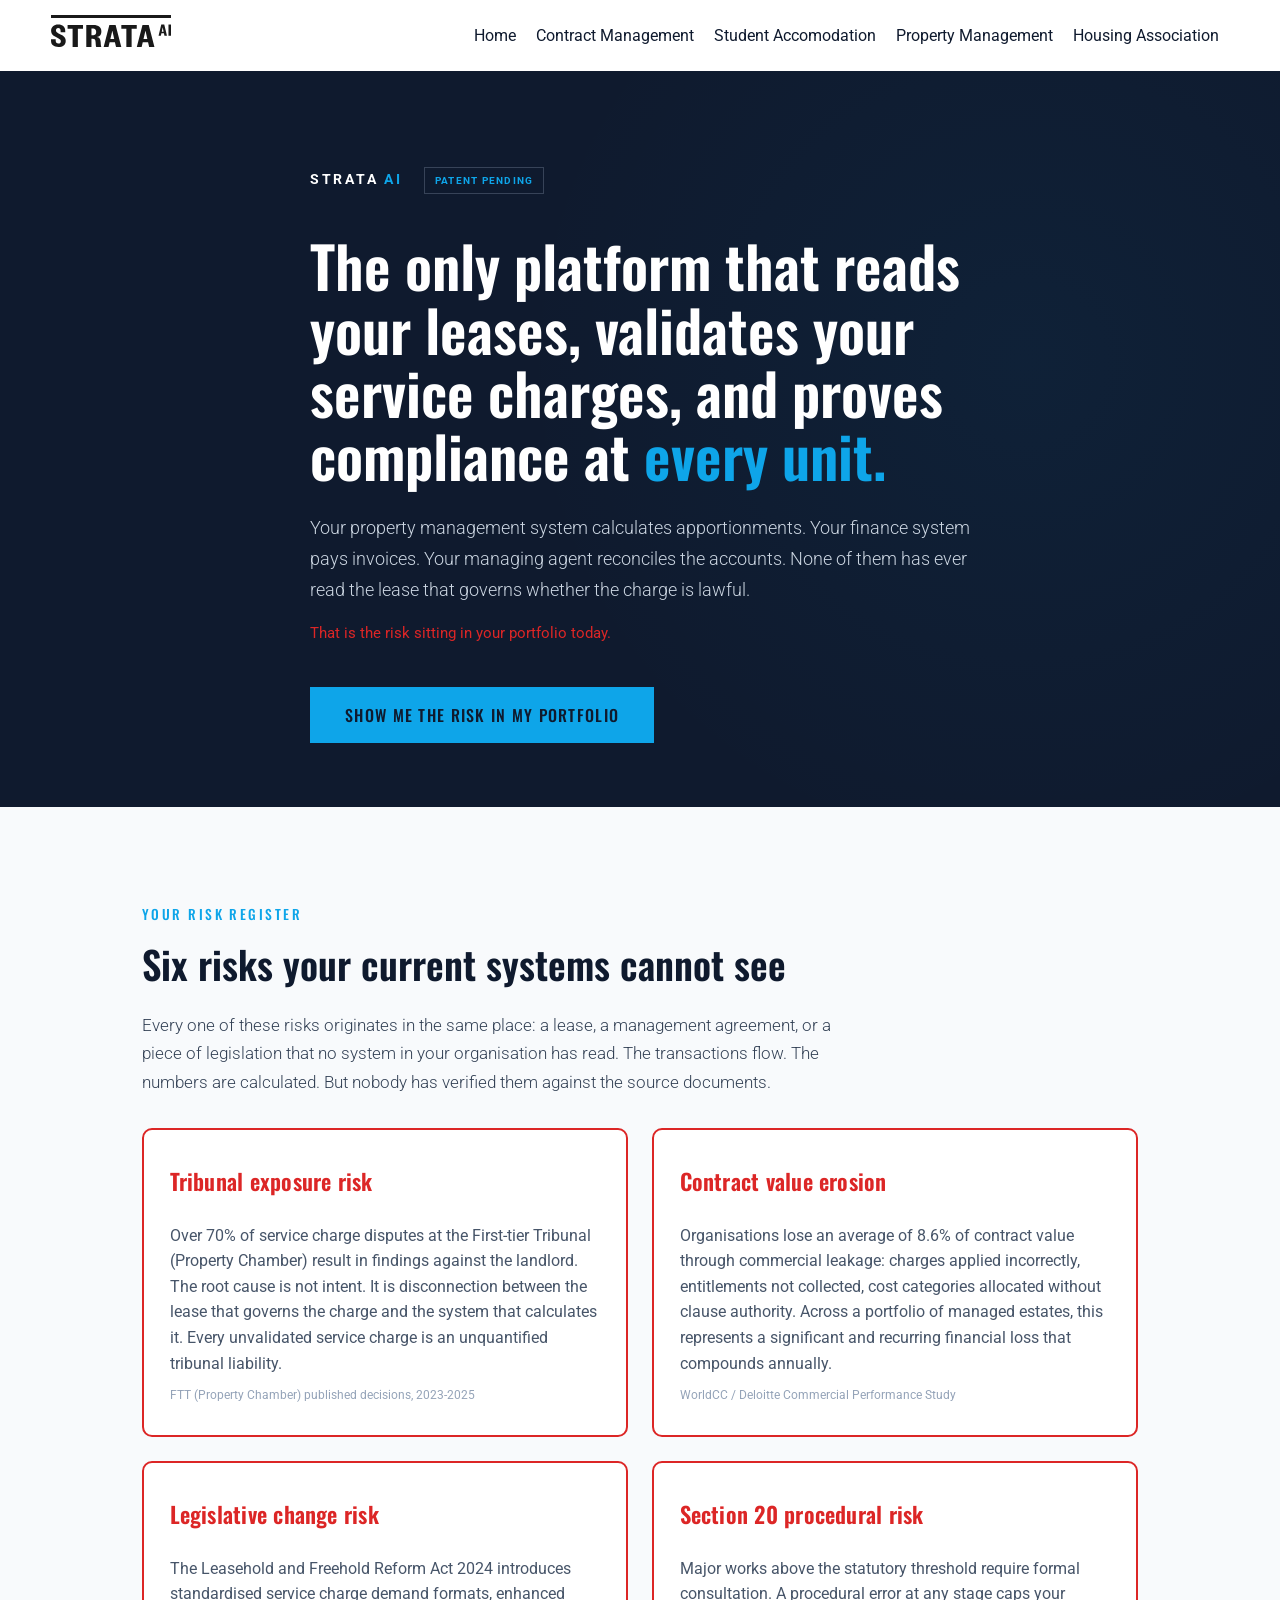
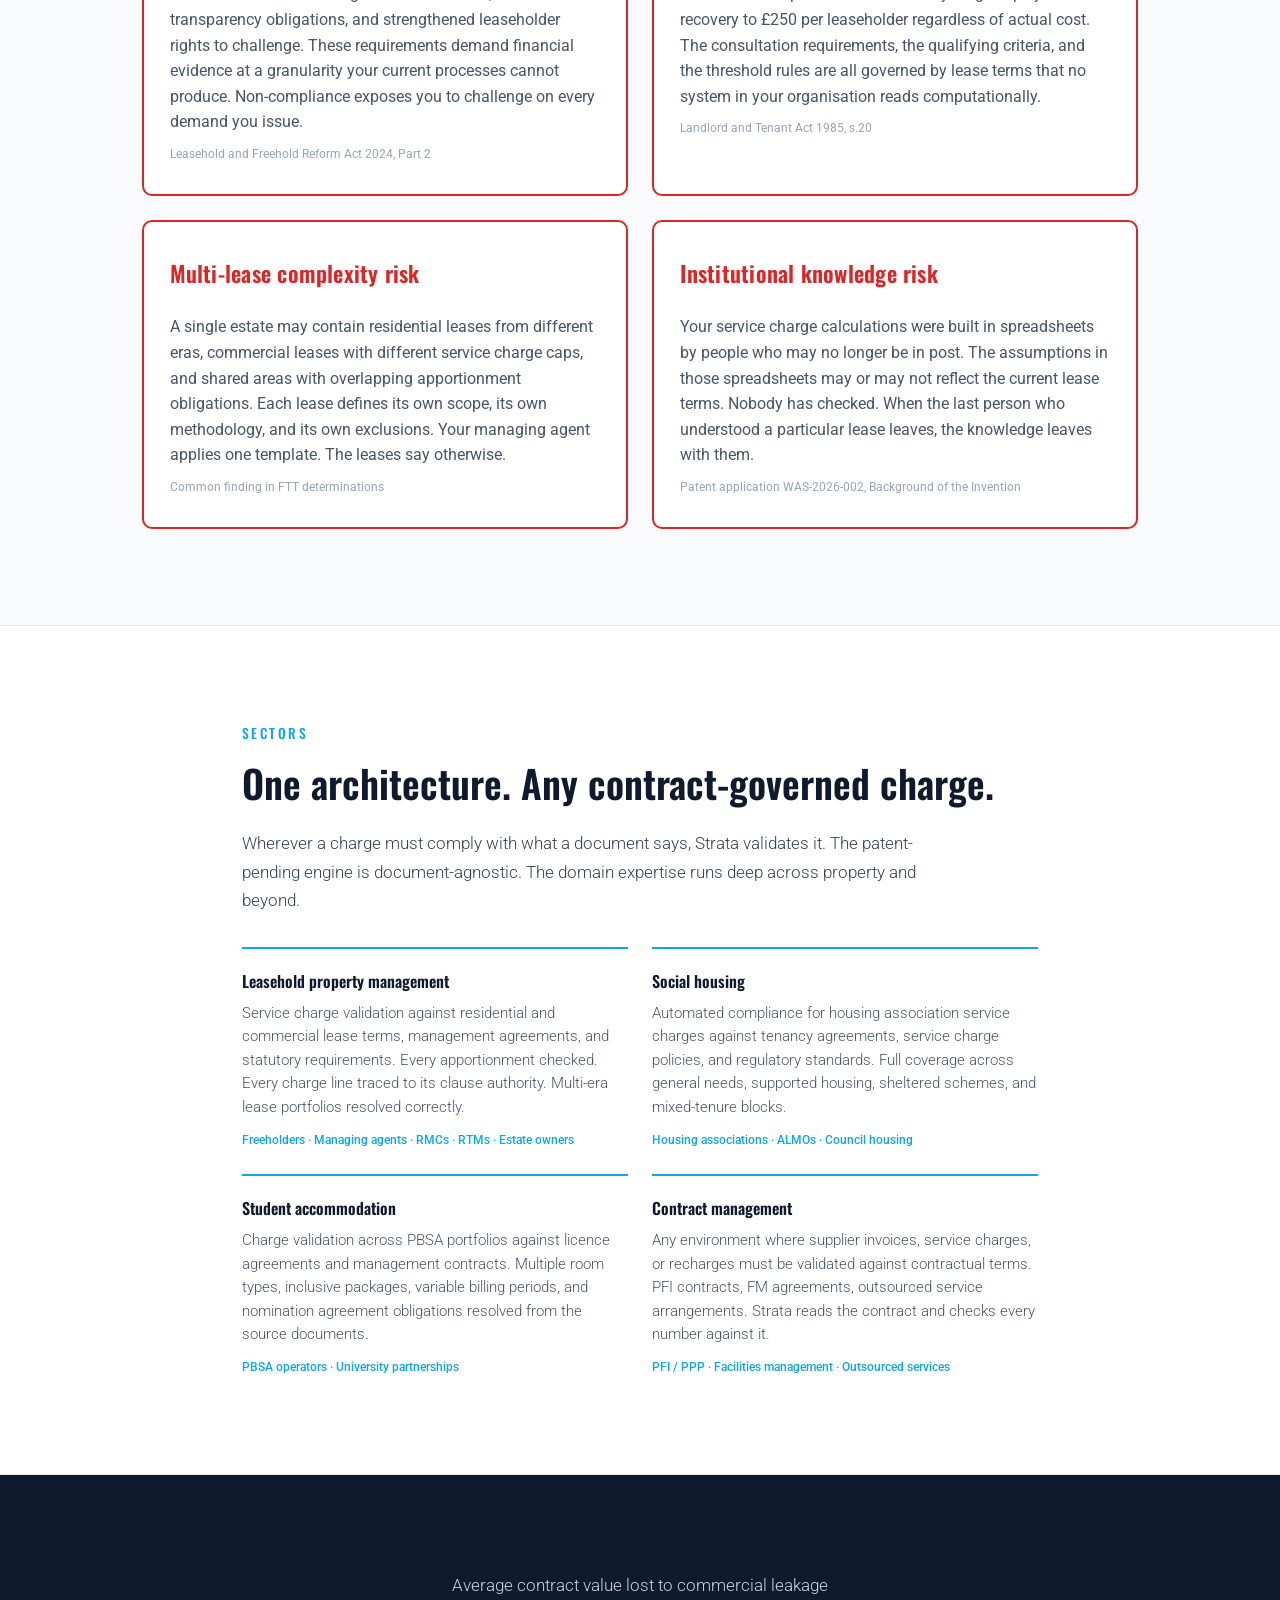
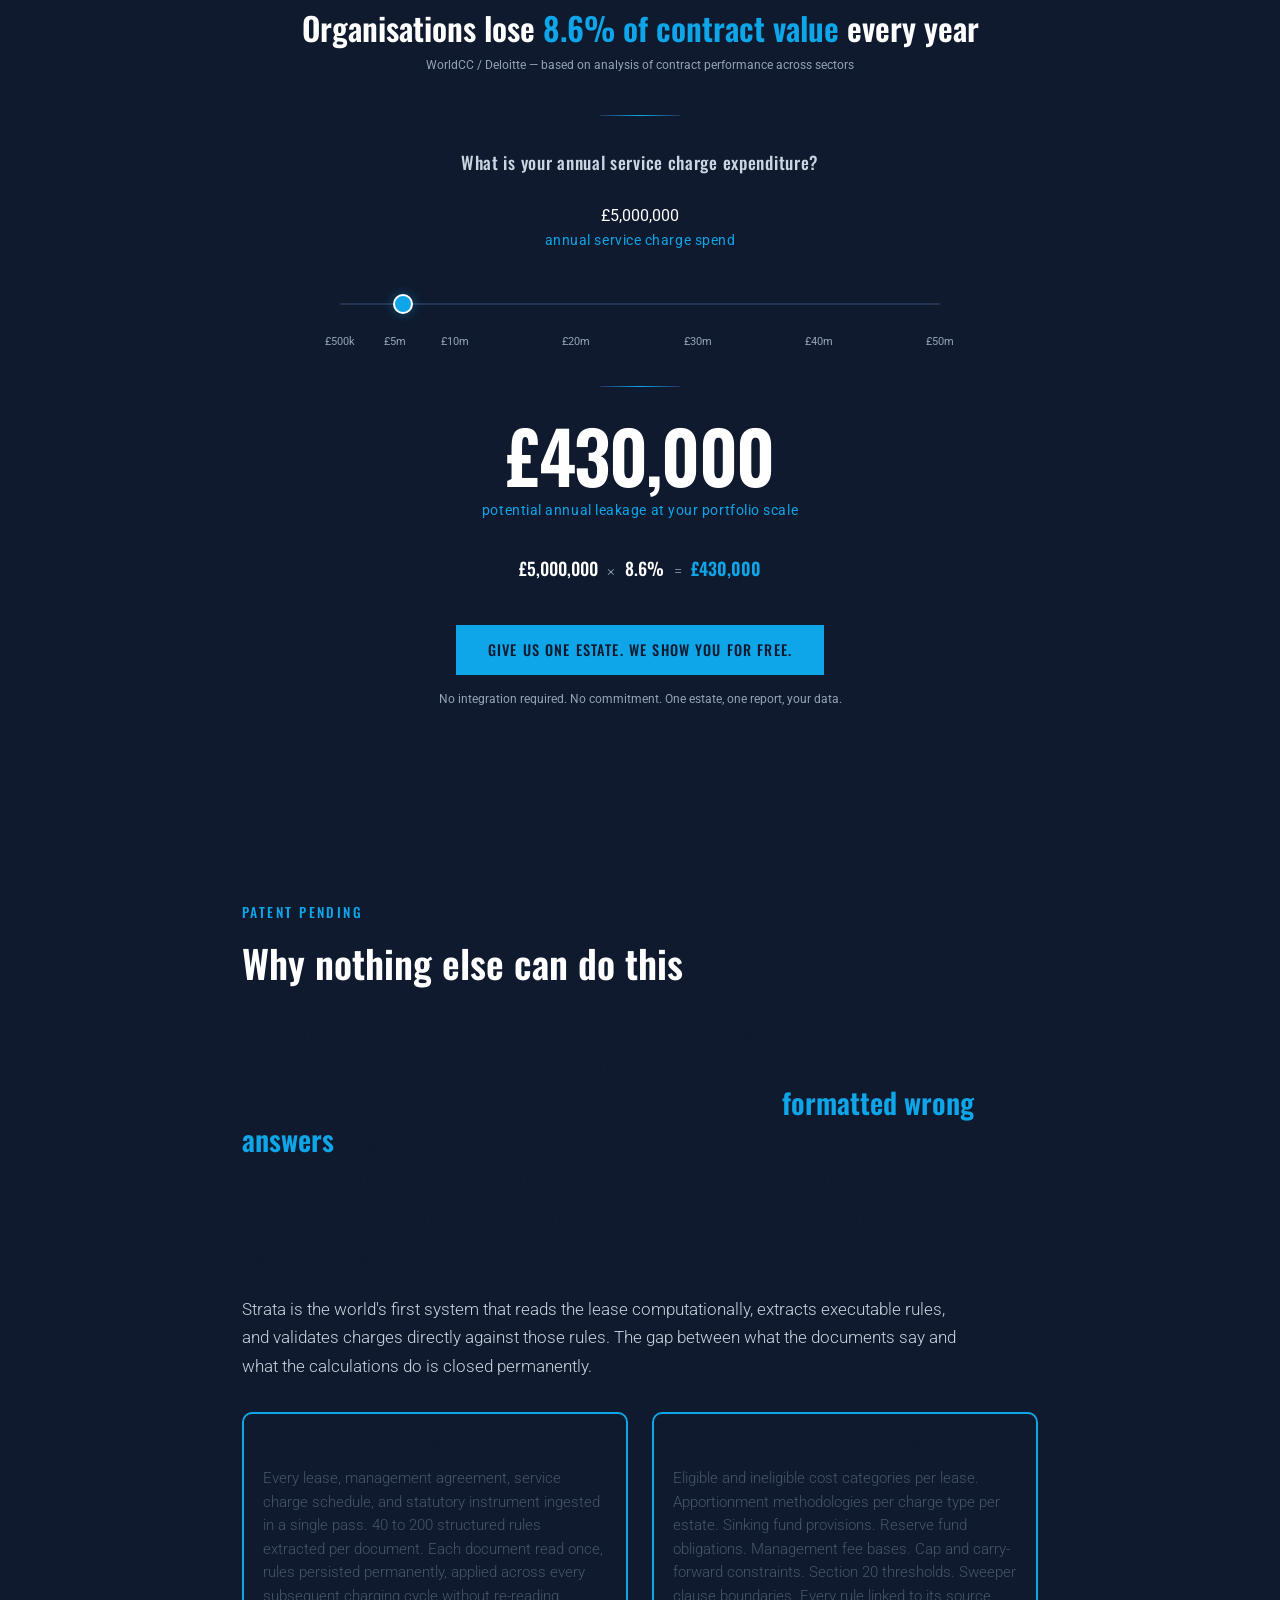
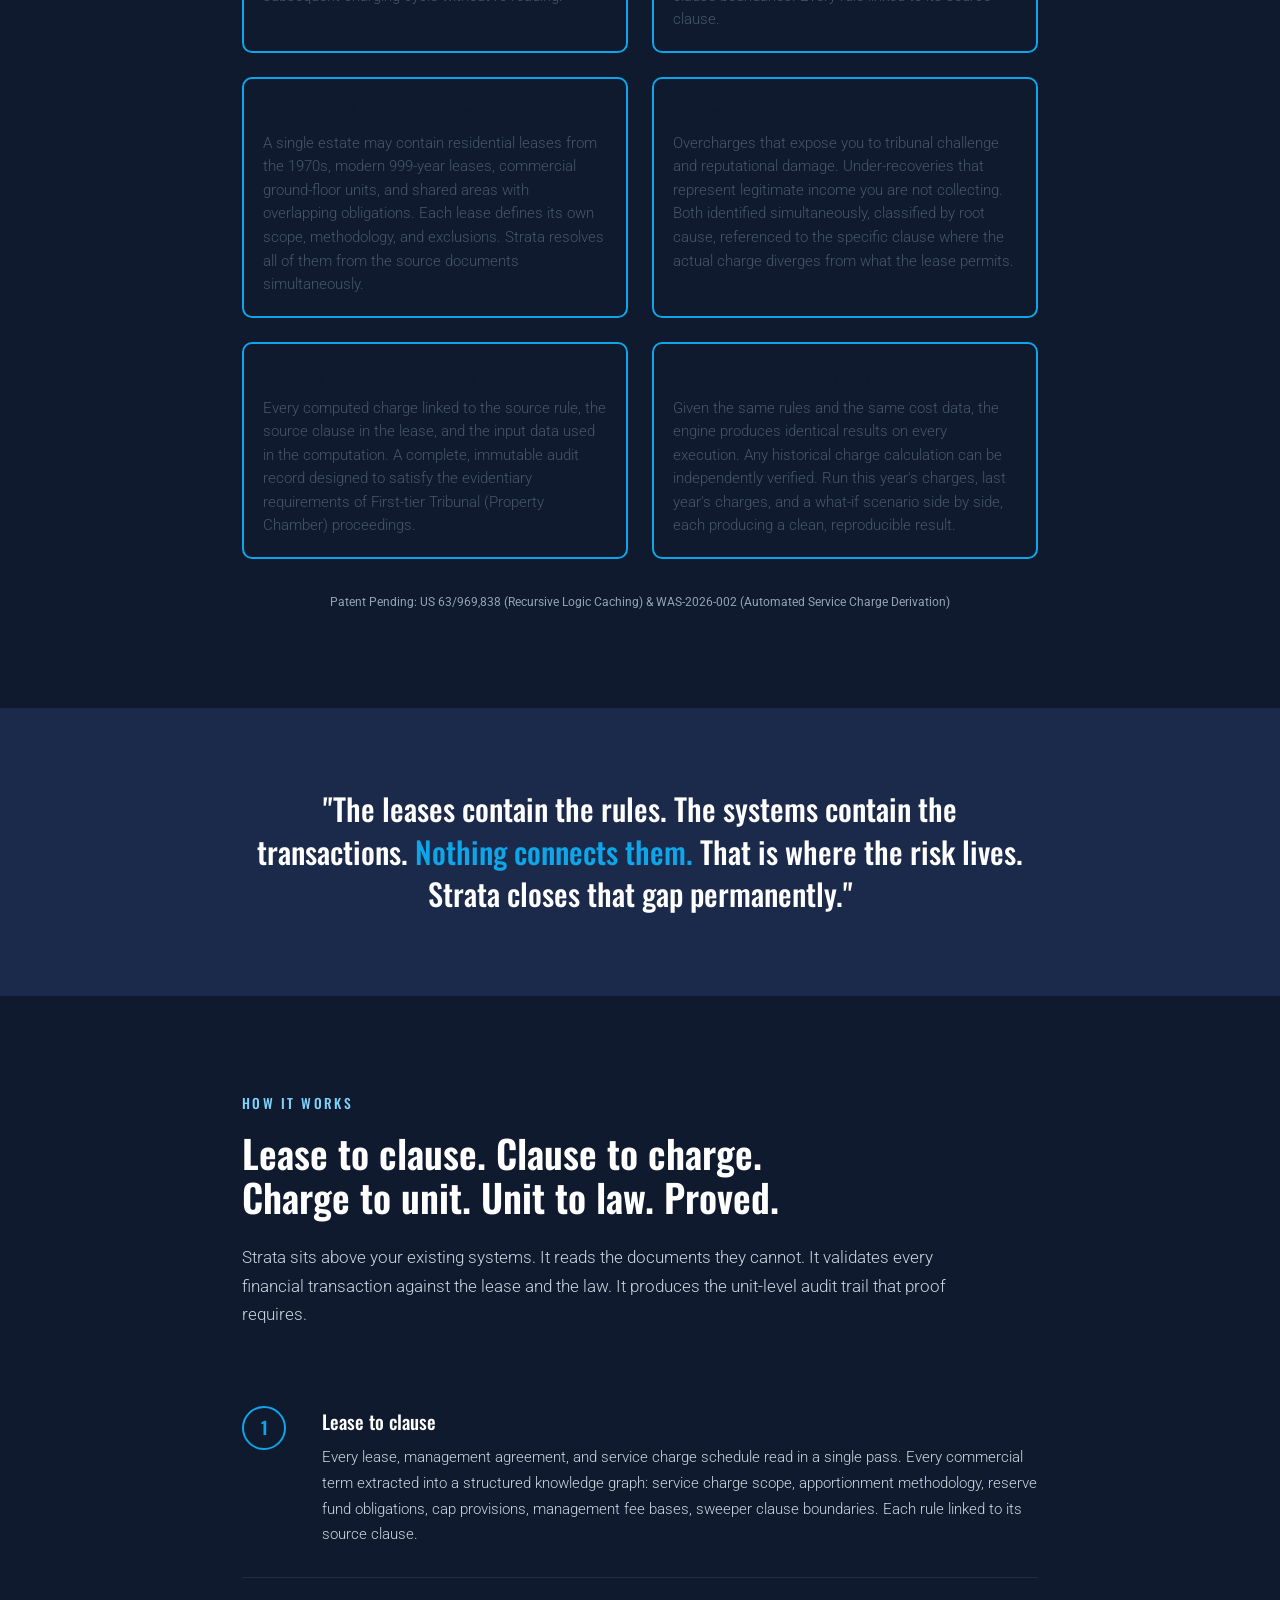
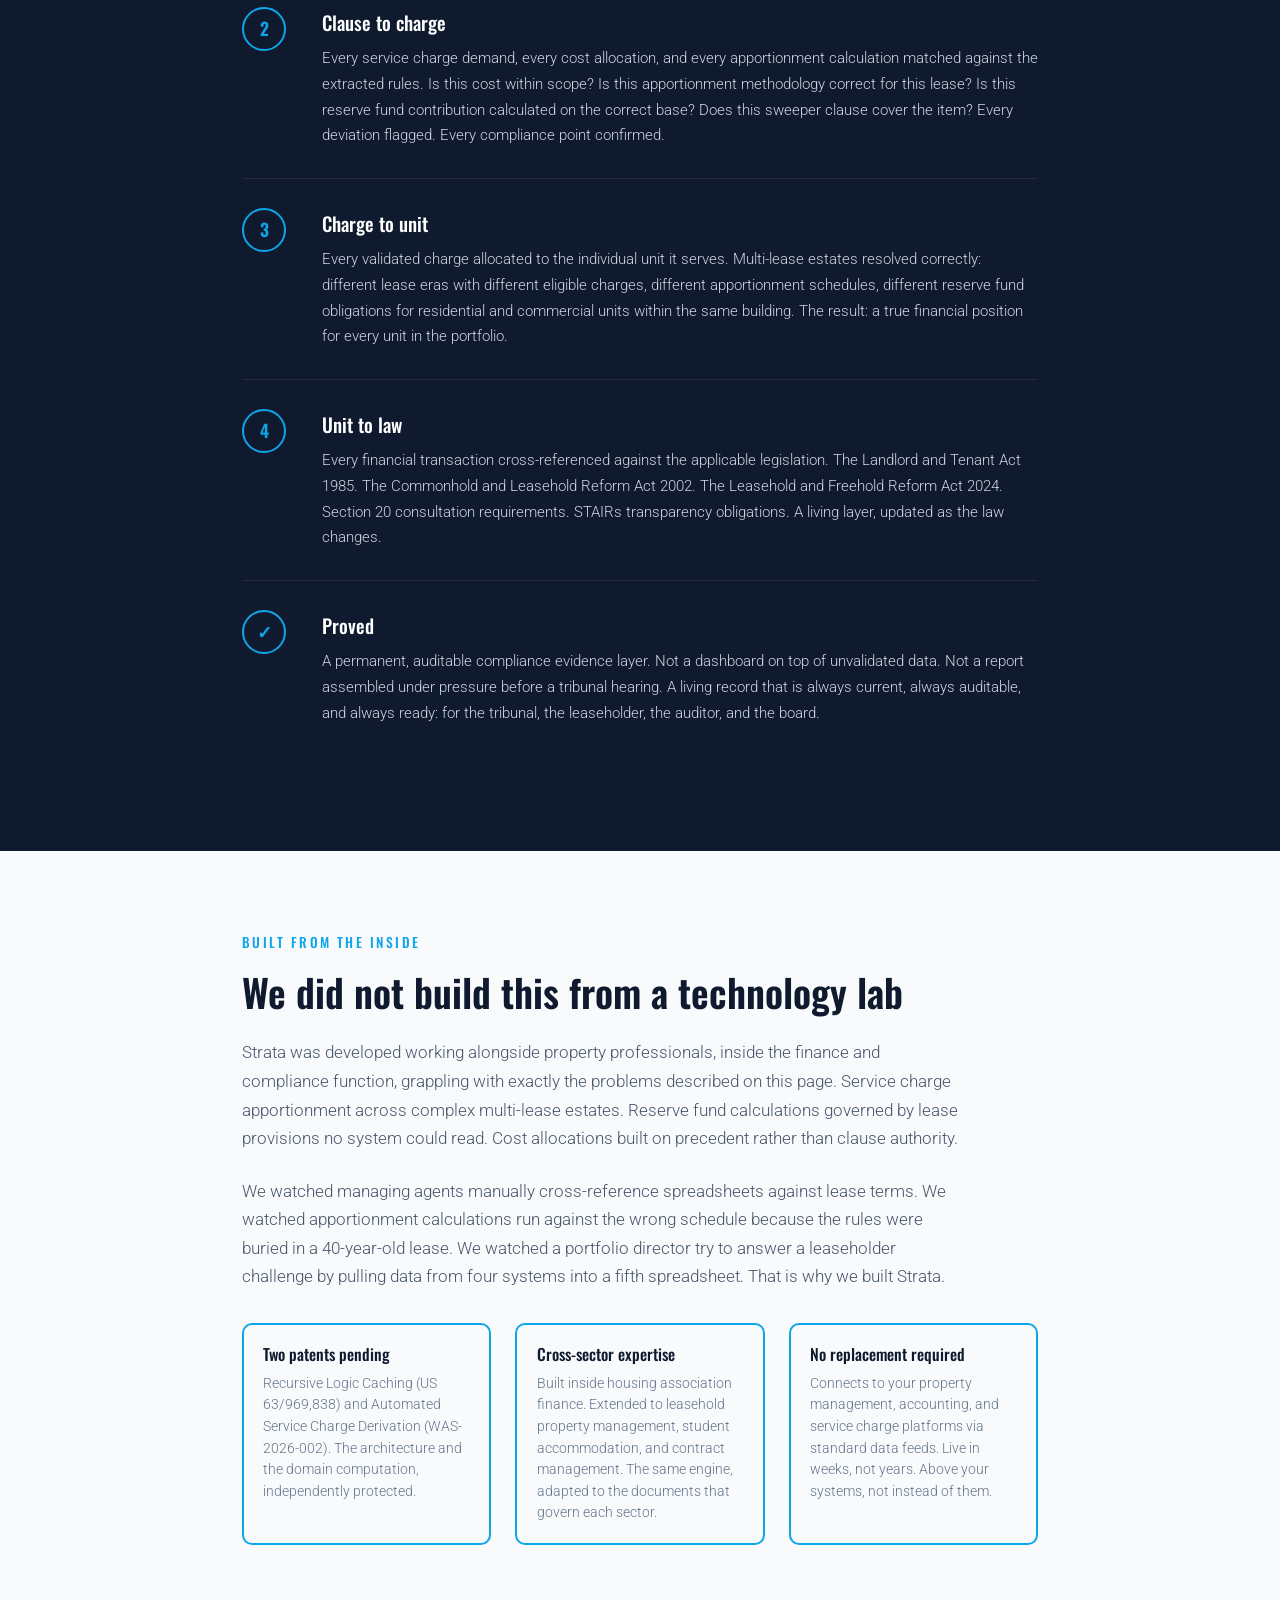
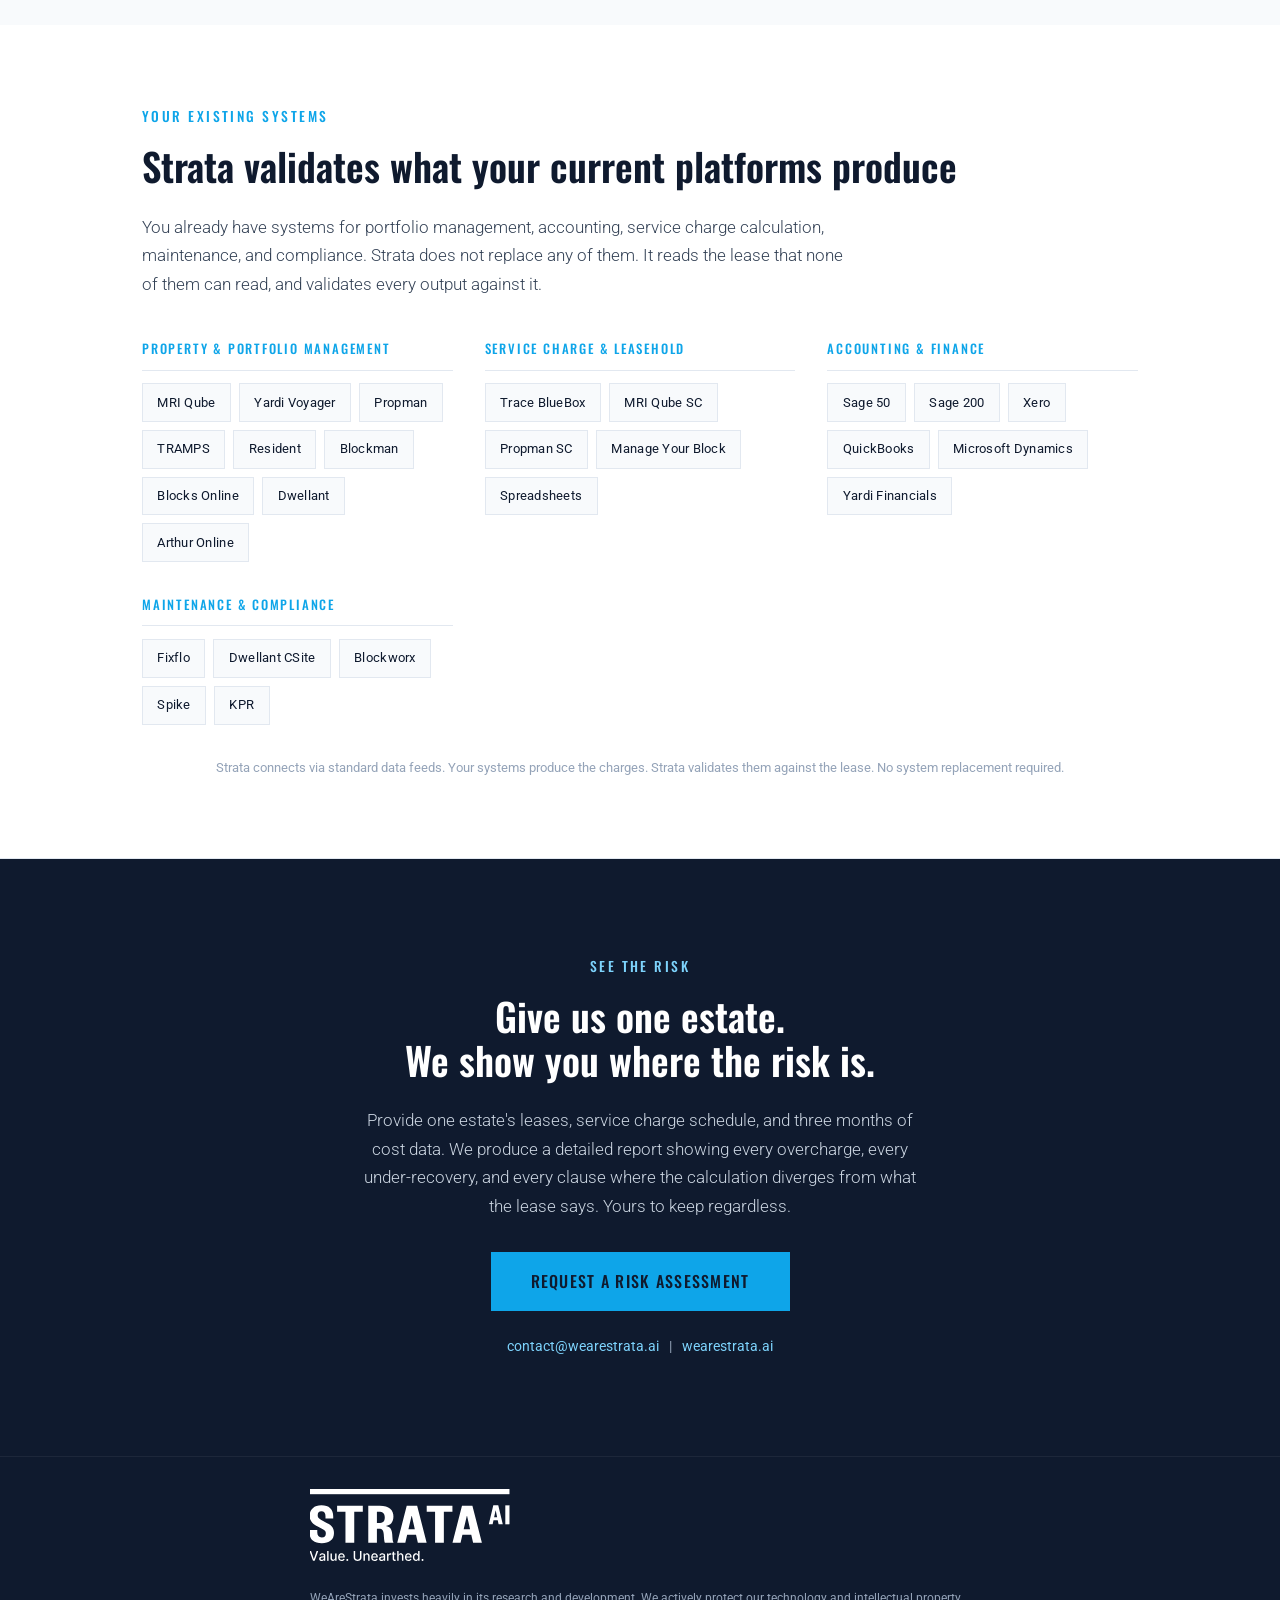
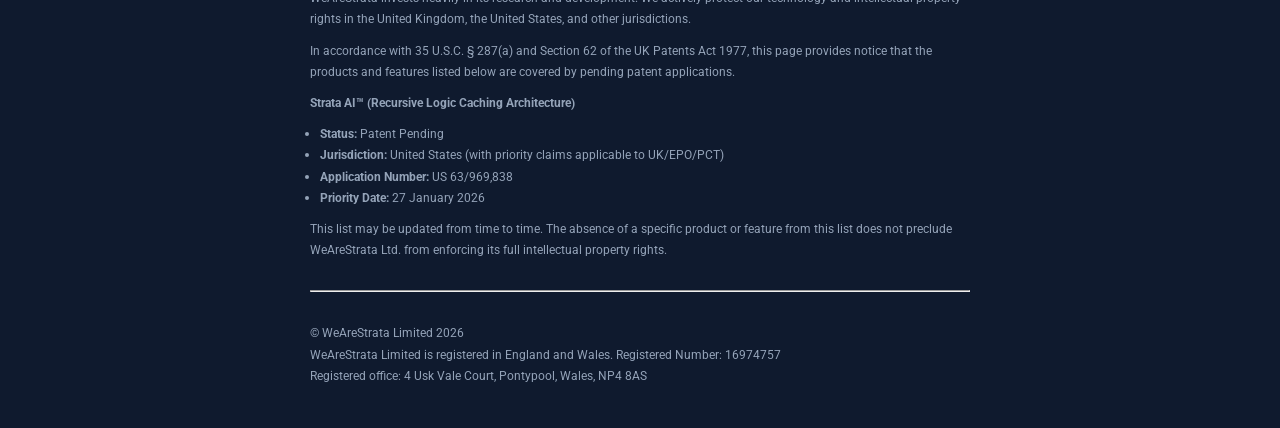
<file: property/index.html>
<!DOCTYPE html>
<html lang="en">
<head>
  <meta charset="UTF-8">
  <meta name="viewport" content="width=device-width, initial-scale=1.0">

  <link rel="icon" href="../favicon.png" sizes="32x32" />
  <link rel="icon" href="../favicon.png" sizes="192x192" />
  <link rel="apple-touch-icon" href="../favicon.png" />
  <meta name="msapplication-TileImage" content="../favicon.png" />

  <title>Strata AI. Service Charge Compliance for Leasehold Property Management.</title>
  <link href="https://fonts.googleapis.com/css2?family=Oswald:wght@400;500;600;700&family=Roboto:wght@300;400;500;700&display=swap" rel="stylesheet">
  <link rel='stylesheet' href="../styles.css" media='all' />
  <style>

    /* ===== PATENT / THE ONLY ===== */
    .patent-section{padding:6rem 0}
    .patent-lead{font-family:var(--heading);font-weight:600;font-size:clamp(1.3rem,2.5vw,1.8rem);line-height:1.3;margin-bottom:1.5rem;color:var(--navy)}
    .patent-lead em{font-style:normal;color:var(--teal)}
    .patent-grid{display:grid;grid-template-columns:repeat(auto-fit,minmax(300px,1fr));gap:1.5rem;margin-top:2rem}
    .patent-card{border-top:2px solid var(--teal);padding-top:1.2rem}
    .patent-card-title{font-family:var(--heading);font-weight:600;font-size:1rem;margin-bottom:0.4rem;color:var(--navy)}
    .patent-card-body{font-weight:300;font-size:0.92rem;color:#475569;line-height:1.6}
    .patent-ref{font-size:0.78rem;color:var(--slate);margin-top:2rem;text-align:center}

    /* ===== THE CHAIN ===== */
    .chain{padding:6rem 0;background:var(--navy);color:var(--white)}
    .chain .section-heading{color:var(--white)}
    .chain .section-body{color:var(--slate-light)}
    .chain-steps{margin-top:3rem}
    .chain-step{display:grid;grid-template-columns:56px 1fr;gap:1.5rem;padding:1.8rem 0;border-bottom:1px solid rgba(255,255,255,0.08);align-items:start}
    .chain-step:last-child{border-bottom:none}
    .step-marker{width:44px;height:44px;border:2px solid var(--teal);display:flex;align-items:center;justify-content:center;font-family:var(--heading);font-weight:600;font-size:1.1rem;color:var(--teal);flex-shrink:0}
    .step-title{font-family:var(--heading);font-weight:500;font-size:1.2rem;margin-bottom:0.4rem}
    .step-body{font-weight:300;font-size:0.95rem;color:var(--slate-light);line-height:1.7}

    /* ===== QUOTE ===== */
    .quote-section{padding:5rem 0;background:var(--navy-mid)}
    .quote-text{font-family:var(--heading);font-weight:500;font-size:clamp(1.3rem,2.8vw,1.9rem);color:var(--white);line-height:1.4;text-align:center;max-width:780px;margin:0 auto}
    .quote-text em{font-style:normal;color:var(--teal)}

    /* ===== CREDIBILITY ===== */
    .credibility{padding:5rem 0;background:var(--light)}
    .credibility .section-body{color:#475569}
    .credential-row{display:grid;grid-template-columns:repeat(auto-fit,minmax(220px,1fr));gap:1.5rem;margin-top:2rem}
    .credential{border-top:2px solid var(--teal);padding-top:1rem}
    .credential-title{font-family:var(--heading);font-weight:500;font-size:1rem;margin-bottom:0.3rem}
    .credential-body{font-weight:300;font-size:0.9rem;color:#64748B;line-height:1.5}

    /* ===== INTEGRATION ===== */
    .integration-section{padding:5rem 0;background:var(--white);border-bottom:1px solid #E2E8F0}
    .integration-intro{font-weight:300;font-size:1.05rem;color:#334155;margin-bottom:2.5rem;max-width:720px}
    .integration-categories{display:grid;grid-template-columns:repeat(auto-fit,minmax(280px,1fr));gap:2rem}
    .integration-cat{padding:0;margin:0}
    .integration-cat-title{font-family:var(--heading);font-weight:500;font-size:0.8rem;letter-spacing:0.14em;text-transform:uppercase;color:var(--teal);margin-bottom:0.8rem;padding-bottom:0.6rem;border-bottom:1px solid #E2E8F0}
    .integration-cat-list{display:flex;flex-wrap:wrap;gap:0.5rem}
    .integration-badge{font-family:var(--body);font-weight:400;font-size:0.82rem;color:var(--navy);letter-spacing:0.02em;padding:0.45rem 0.9rem;border:1px solid #E2E8F0;background:var(--light)}
    .integration-note{font-size:0.82rem;color:var(--slate);margin-top:2rem;text-align:center;line-height:1.6}

    /* ===== CTA ===== */
    .cta-section{padding:6rem 0;background:var(--navy);color:var(--white);text-align:center}
    .cta-section .section-heading{color:var(--white);max-width:640px;margin-left:auto;margin-right:auto}
    .cta-body{font-weight:300;font-size:1.05rem;color:var(--slate-light);max-width:560px;margin:0 auto 2rem;line-height:1.7}
    .cta-button{display:inline-block;font-family:var(--heading);font-weight:500;font-size:1rem;letter-spacing:0.08em;text-transform:uppercase;color:var(--navy);background:var(--teal);padding:1rem 2.5rem;text-decoration:none;transition:background 0.3s,transform 0.2s}
    .cta-button:hover{background:var(--teal-light);transform:translateY(-1px)}
    .cta-contact{margin-top:1.5rem;font-size:0.9rem;color:var(--slate)}
    .cta-contact a{color:var(--teal-light);text-decoration:none}
    .cta-contact a:hover{text-decoration:underline}
  </style>
</head>

<body>

  <header class="wp-block-template-part">
    <div class="wp-block-group">
      <figure class="wp-block-image size-full is-resized logo">
        <a href="/">
          <img src="../strata_logo_notag.svg" alt="Strata AI" title="Strata AI" />
        </a>
        </figure>
        <div class="wp-block-group is-layout-constrained wp-container-core-group-is-layout-77ab4cf0 wp-block-group-is-layout-constrained" style="margin-top:0px;margin-bottom:0px;padding-right:0px;padding-left:15px">
          <ul>
            <li><a href="/" title="Home">Home</a></li>
            <li><a href="/contract-management" title="Contract Management">Contract Management</a></li>
            <li><a href="/student-accomodation" title="Student Accomodation">Student Accomodation</a></li>
            <li><a href="/property" title="Property Management">Property Management</a></li>
            <li><a href="/housing-association" title="Housing Association">Housing Association</a></li>
          </ul>
        </div>
    </div>
  </header>

<!-- ===== HERO ===== -->
<section class="hero">
  <div class="hero-inner">
    <div class="hero-brand">Strata <span>AI</span> <span class="hero-patent">Patent Pending</span></div>
    <h1 class="hero-only">
      The only platform that reads<br>
      your leases, validates your<br>
      service charges, and proves<br>
      compliance at <em>every unit.</em>
    </h1>
    <p class="hero-sub">
      Your property management system calculates apportionments. Your finance system pays invoices. Your managing agent reconciles the accounts. None of them has ever read the lease that governs whether the charge is lawful.
    </p>
    <p class="hero-risk">
      That is the risk sitting in your portfolio today.
    </p>
    <a href="#contact" class="hero-cta">Show me the risk in my portfolio</a>
  </div>
</section>

<!-- ===== RISK REGISTER ===== -->
<section class="risk-section">
  <div class="container-wide">
    <div class="section-label">Your risk register</div>
    <h2 class="section-heading">Six risks your current systems cannot see</h2>
    <p class="section-body">
      Every one of these risks originates in the same place: a lease, a management agreement, or a piece of legislation that no system in your organisation has read. The transactions flow. The numbers are calculated. But nobody has verified them against the source documents.
    </p>
    <div class="risk-grid">
      <div class="risk-card">
        <div class="risk-title">Tribunal exposure risk</div>
        <div class="risk-body">Over 70% of service charge disputes at the First-tier Tribunal (Property Chamber) result in findings against the landlord. The root cause is not intent. It is disconnection between the lease that governs the charge and the system that calculates it. Every unvalidated service charge is an unquantified tribunal liability.</div>
        <div class="risk-source">FTT (Property Chamber) published decisions, 2023-2025</div>
      </div>
      <div class="risk-card">
        <div class="risk-title">Contract value erosion</div>
        <div class="risk-body">Organisations lose an average of 8.6% of contract value through commercial leakage: charges applied incorrectly, entitlements not collected, cost categories allocated without clause authority. Across a portfolio of managed estates, this represents a significant and recurring financial loss that compounds annually.</div>
        <div class="risk-source">WorldCC / Deloitte Commercial Performance Study</div>
      </div>
      <div class="risk-card">
        <div class="risk-title">Legislative change risk</div>
        <div class="risk-body">The Leasehold and Freehold Reform Act 2024 introduces standardised service charge demand formats, enhanced transparency obligations, and strengthened leaseholder rights to challenge. These requirements demand financial evidence at a granularity your current processes cannot produce. Non-compliance exposes you to challenge on every demand you issue.</div>
        <div class="risk-source">Leasehold and Freehold Reform Act 2024, Part 2</div>
      </div>
      <div class="risk-card">
        <div class="risk-title">Section 20 procedural risk</div>
        <div class="risk-body">Major works above the statutory threshold require formal consultation. A procedural error at any stage caps your recovery to &pound;250 per leaseholder regardless of actual cost. The consultation requirements, the qualifying criteria, and the threshold rules are all governed by lease terms that no system in your organisation reads computationally.</div>
        <div class="risk-source">Landlord and Tenant Act 1985, s.20</div>
      </div>
      <div class="risk-card">
        <div class="risk-title">Multi-lease complexity risk</div>
        <div class="risk-body">A single estate may contain residential leases from different eras, commercial leases with different service charge caps, and shared areas with overlapping apportionment obligations. Each lease defines its own scope, its own methodology, and its own exclusions. Your managing agent applies one template. The leases say otherwise.</div>
        <div class="risk-source">Common finding in FTT determinations</div>
      </div>
      <div class="risk-card">
        <div class="risk-title">Institutional knowledge risk</div>
        <div class="risk-body">Your service charge calculations were built in spreadsheets by people who may no longer be in post. The assumptions in those spreadsheets may or may not reflect the current lease terms. Nobody has checked. When the last person who understood a particular lease leaves, the knowledge leaves with them.</div>
        <div class="risk-source">Patent application WAS-2026-002, Background of the Invention</div>
      </div>
    </div>
  </div>
</section>

<!-- ===== SECTORS ===== -->
<section class="sectors-section">
  <div class="container">
    <div class="section-label">Sectors</div>
    <h2 class="section-heading">One architecture. Any contract-governed charge.</h2>
    <p class="section-body">
      Wherever a charge must comply with what a document says, Strata validates it. The patent-pending engine is document-agnostic. The domain expertise runs deep across property and beyond.
    </p>
    <div class="sector-grid">
      <div class="sector-card">
        <div class="sector-card-title">Leasehold property management</div>
        <div class="sector-card-body">Service charge validation against residential and commercial lease terms, management agreements, and statutory requirements. Every apportionment checked. Every charge line traced to its clause authority. Multi-era lease portfolios resolved correctly.</div>
        <div class="sector-card-who">Freeholders &middot; Managing agents &middot; RMCs &middot; RTMs &middot; Estate owners</div>
      </div>
      <div class="sector-card">
        <div class="sector-card-title">Social housing</div>
        <div class="sector-card-body">Automated compliance for housing association service charges against tenancy agreements, service charge policies, and regulatory standards. Full coverage across general needs, supported housing, sheltered schemes, and mixed-tenure blocks.</div>
        <div class="sector-card-who">Housing associations &middot; ALMOs &middot; Council housing</div>
      </div>
      <div class="sector-card">
        <div class="sector-card-title">Student accommodation</div>
        <div class="sector-card-body">Charge validation across PBSA portfolios against licence agreements and management contracts. Multiple room types, inclusive packages, variable billing periods, and nomination agreement obligations resolved from the source documents.</div>
        <div class="sector-card-who">PBSA operators &middot; University partnerships</div>
      </div>
      <div class="sector-card">
        <div class="sector-card-title">Contract management</div>
        <div class="sector-card-body">Any environment where supplier invoices, service charges, or recharges must be validated against contractual terms. PFI contracts, FM agreements, outsourced service arrangements. Strata reads the contract and checks every number against it.</div>
        <div class="sector-card-who">PFI / PPP &middot; Facilities management &middot; Outsourced services</div>
      </div>
    </div>
  </div>
</section>

<!-- ===== CALCULATOR ===== -->
<section class="calculator">
  <div class="container">
    <div class="calc-inner">
      <p class="calc-intro">Average contract value lost to commercial leakage</p>
      <h2 class="calc-headline">Organisations lose <em>8.6% of contract value</em> every year</h2>
      <p class="calc-source">WorldCC / Deloitte &mdash; based on analysis of contract performance across sectors</p>

      <div class="calc-rule"></div>

      <p class="calc-prompt">What is your annual service charge expenditure?</p>

      <div class="units-display" id="spendDisplay">&pound;5,000,000</div>
      <p class="gbp-label">annual service charge spend</p>

      <div class="slider-wrap">
        <div class="track-bg"></div>
        <div class="track-fill" id="trackFill"></div>
        <input type="range" id="slider" min="500000" max="50000000" step="250000" value="5000000" />
      </div>
      <div class="ticks" id="ticks"></div>

      <div class="calc-rule"></div>

      <div class="gbp-value" id="gbpDisplay">&pound;430,000</div>
      <p class="gbp-label">potential annual leakage at your portfolio scale</p>

      <div class="formula">
        <span class="f-val" id="fVal">&pound;5,000,000</span>
        <span class="f-op">&times;</span>
        <span class="f-val">8.6%</span>
        <span class="f-op">=</span>
        <span class="f-result" id="fResult">&pound;430,000</span>
      </div>

      <div class="calc-cta-row">
        <a href="#contact" class="calc-cta">Give us one estate. We show you for free.</a>
        <p class="calc-note">No integration required. No commitment. One estate, one report, your data.</p>
      </div>
    </div>
  </div>
</section>

<!-- ===== PATENT: THE ONLY ===== -->
<section class="patent-section">
  <div class="container">
    <div class="section-label">Patent pending</div>
    <h2 class="section-heading">Why nothing else can do this</h2>
    <p class="patent-lead">
      Existing service charge software automates arithmetic but requires a human to read the lease and configure the rules. If the human interpretation is wrong, the software produces <em>formatted wrong answers</em>. Manual forensic audit reads the lease but costs &pound;50,000 to &pound;150,000 per engagement and does not scale. The problems reappear in the next charging cycle because the underlying process has not changed.
    </p>
    <p class="section-body">
      Strata is the world's first system that reads the lease computationally, extracts executable rules, and validates charges directly against those rules. The gap between what the documents say and what the calculations do is closed permanently.
    </p>
    <div class="patent-grid">
      <div class="patent-card">
        <div class="patent-card-title">Reads the documents no other system can read</div>
        <div class="patent-card-body">Every lease, management agreement, service charge schedule, and statutory instrument ingested in a single pass. 40 to 200 structured rules extracted per document. Each document read once, rules persisted permanently, applied across every subsequent charging cycle without re-reading.</div>
      </div>
      <div class="patent-card">
        <div class="patent-card-title">Extracts executable rules, not summaries</div>
        <div class="patent-card-body">Eligible and ineligible cost categories per lease. Apportionment methodologies per charge type per estate. Sinking fund provisions. Reserve fund obligations. Management fee bases. Cap and carry-forward constraints. Section 20 thresholds. Sweeper clause boundaries. Every rule linked to its source clause.</div>
      </div>
      <div class="patent-card">
        <div class="patent-card-title">Resolves multi-lease estates correctly</div>
        <div class="patent-card-body">A single estate may contain residential leases from the 1970s, modern 999-year leases, commercial ground-floor units, and shared areas with overlapping obligations. Each lease defines its own scope, methodology, and exclusions. Strata resolves all of them from the source documents simultaneously.</div>
      </div>
      <div class="patent-card">
        <div class="patent-card-title">Detects risk in both directions</div>
        <div class="patent-card-body">Overcharges that expose you to tribunal challenge and reputational damage. Under-recoveries that represent legitimate income you are not collecting. Both identified simultaneously, classified by root cause, referenced to the specific clause where the actual charge diverges from what the lease permits.</div>
      </div>
      <div class="patent-card">
        <div class="patent-card-title">Produces tribunal-ready evidence</div>
        <div class="patent-card-body">Every computed charge linked to the source rule, the source clause in the lease, and the input data used in the computation. A complete, immutable audit record designed to satisfy the evidentiary requirements of First-tier Tribunal (Property Chamber) proceedings.</div>
      </div>
      <div class="patent-card">
        <div class="patent-card-title">Deterministic and reproducible</div>
        <div class="patent-card-body">Given the same rules and the same cost data, the engine produces identical results on every execution. Any historical charge calculation can be independently verified. Run this year's charges, last year's charges, and a what-if scenario side by side, each producing a clean, reproducible result.</div>
      </div>
    </div>
    <p class="patent-ref">Patent Pending: US 63/969,838 (Recursive Logic Caching) &amp; WAS-2026-002 (Automated Service Charge Derivation)</p>
  </div>
</section>

<!-- ===== QUOTE ===== -->
<section class="quote-section">
  <div class="container">
    <p class="quote-text">
      "The leases contain the rules. The systems contain the transactions. <em>Nothing connects them.</em> That is where the risk lives. Strata closes that gap permanently."
    </p>
  </div>
</section>

<!-- ===== THE CHAIN ===== -->
<section class="chain">
  <div class="container">
    <div class="section-label" style="color:var(--teal-light)">How it works</div>
    <h2 class="section-heading">Lease to clause. Clause to charge.<br>Charge to unit. Unit to law. Proved.</h2>
    <p class="section-body">
      Strata sits above your existing systems. It reads the documents they cannot. It validates every financial transaction against the lease and the law. It produces the unit-level audit trail that proof requires.
    </p>
    <div class="chain-steps">
      <div class="chain-step">
        <div class="step-marker">1</div>
        <div>
          <div class="step-title">Lease to clause</div>
          <div class="step-body">Every lease, management agreement, and service charge schedule read in a single pass. Every commercial term extracted into a structured knowledge graph: service charge scope, apportionment methodology, reserve fund obligations, cap provisions, management fee bases, sweeper clause boundaries. Each rule linked to its source clause.</div>
        </div>
      </div>
      <div class="chain-step">
        <div class="step-marker">2</div>
        <div>
          <div class="step-title">Clause to charge</div>
          <div class="step-body">Every service charge demand, every cost allocation, and every apportionment calculation matched against the extracted rules. Is this cost within scope? Is this apportionment methodology correct for this lease? Is this reserve fund contribution calculated on the correct base? Does this sweeper clause cover the item? Every deviation flagged. Every compliance point confirmed.</div>
        </div>
      </div>
      <div class="chain-step">
        <div class="step-marker">3</div>
        <div>
          <div class="step-title">Charge to unit</div>
          <div class="step-body">Every validated charge allocated to the individual unit it serves. Multi-lease estates resolved correctly: different lease eras with different eligible charges, different apportionment schedules, different reserve fund obligations for residential and commercial units within the same building. The result: a true financial position for every unit in the portfolio.</div>
        </div>
      </div>
      <div class="chain-step">
        <div class="step-marker">4</div>
        <div>
          <div class="step-title">Unit to law</div>
          <div class="step-body">Every financial transaction cross-referenced against the applicable legislation. The Landlord and Tenant Act 1985. The Commonhold and Leasehold Reform Act 2002. The Leasehold and Freehold Reform Act 2024. Section 20 consultation requirements. STAIRs transparency obligations. A living layer, updated as the law changes.</div>
        </div>
      </div>
      <div class="chain-step">
        <div class="step-marker">&#10003;</div>
        <div>
          <div class="step-title">Proved</div>
          <div class="step-body">A permanent, auditable compliance evidence layer. Not a dashboard on top of unvalidated data. Not a report assembled under pressure before a tribunal hearing. A living record that is always current, always auditable, and always ready: for the tribunal, the leaseholder, the auditor, and the board.</div>
        </div>
      </div>
    </div>
  </div>
</section>

<!-- ===== CREDIBILITY ===== -->
<section class="credibility">
  <div class="container">
    <div class="section-label">Built from the inside</div>
    <h2 class="section-heading">We did not build this from a technology lab</h2>
    <p class="section-body">
      Strata was developed working alongside property professionals, inside the finance and compliance function, grappling with exactly the problems described on this page. Service charge apportionment across complex multi-lease estates. Reserve fund calculations governed by lease provisions no system could read. Cost allocations built on precedent rather than clause authority.
    </p>
    <p class="section-body">
      We watched managing agents manually cross-reference spreadsheets against lease terms. We watched apportionment calculations run against the wrong schedule because the rules were buried in a 40-year-old lease. We watched a portfolio director try to answer a leaseholder challenge by pulling data from four systems into a fifth spreadsheet. That is why we built Strata.
    </p>
    <div class="credential-row">
      <div class="credential">
        <div class="credential-title">Two patents pending</div>
        <div class="credential-body">Recursive Logic Caching (US 63/969,838) and Automated Service Charge Derivation (WAS-2026-002). The architecture and the domain computation, independently protected.</div>
      </div>
      <div class="credential">
        <div class="credential-title">Cross-sector expertise</div>
        <div class="credential-body">Built inside housing association finance. Extended to leasehold property management, student accommodation, and contract management. The same engine, adapted to the documents that govern each sector.</div>
      </div>
      <div class="credential">
        <div class="credential-title">No replacement required</div>
        <div class="credential-body">Connects to your property management, accounting, and service charge platforms via standard data feeds. Live in weeks, not years. Above your systems, not instead of them.</div>
      </div>
    </div>
  </div>
</section>

<!-- ===== INTEGRATION ===== -->
<section class="integration-section">
  <div class="container-wide">
    <div class="section-label">Your existing systems</div>
    <h2 class="section-heading">Strata validates what your current platforms produce</h2>
    <p class="integration-intro">
      You already have systems for portfolio management, accounting, service charge calculation, maintenance, and compliance. Strata does not replace any of them. It reads the lease that none of them can read, and validates every output against it.
    </p>
    <div class="integration-categories">
      <div class="integration-cat">
        <div class="integration-cat-title">Property &amp; portfolio management</div>
        <div class="integration-cat-list">
          <div class="integration-badge">MRI Qube</div>
          <div class="integration-badge">Yardi Voyager</div>
          <div class="integration-badge">Propman</div>
          <div class="integration-badge">TRAMPS</div>
          <div class="integration-badge">Resident</div>
          <div class="integration-badge">Blockman</div>
          <div class="integration-badge">Blocks Online</div>
          <div class="integration-badge">Dwellant</div>
          <div class="integration-badge">Arthur Online</div>
        </div>
      </div>
      <div class="integration-cat">
        <div class="integration-cat-title">Service charge &amp; leasehold</div>
        <div class="integration-cat-list">
          <div class="integration-badge">Trace BlueBox</div>
          <div class="integration-badge">MRI Qube SC</div>
          <div class="integration-badge">Propman SC</div>
          <div class="integration-badge">Manage Your Block</div>
          <div class="integration-badge">Spreadsheets</div>
        </div>
      </div>
      <div class="integration-cat">
        <div class="integration-cat-title">Accounting &amp; finance</div>
        <div class="integration-cat-list">
          <div class="integration-badge">Sage 50</div>
          <div class="integration-badge">Sage 200</div>
          <div class="integration-badge">Xero</div>
          <div class="integration-badge">QuickBooks</div>
          <div class="integration-badge">Microsoft Dynamics</div>
          <div class="integration-badge">Yardi Financials</div>
        </div>
      </div>
      <div class="integration-cat">
        <div class="integration-cat-title">Maintenance &amp; compliance</div>
        <div class="integration-cat-list">
          <div class="integration-badge">Fixflo</div>
          <div class="integration-badge">Dwellant CSite</div>
          <div class="integration-badge">Blockworx</div>
          <div class="integration-badge">Spike</div>
          <div class="integration-badge">KPR</div>
        </div>
      </div>
    </div>
    <p class="integration-note">Strata connects via standard data feeds. Your systems produce the charges. Strata validates them against the lease. No system replacement required.</p>
  </div>
</section>

<!-- ===== CTA ===== -->
<section class="cta-section" id="contact">
  <div class="container">
    <div class="section-label" style="color:var(--teal-light)">See the risk</div>
    <h2 class="section-heading">Give us one estate.<br>We show you where the risk is.</h2>
    <p class="cta-body">
      Provide one estate's leases, service charge schedule, and three months of cost data. We produce a detailed report showing every overcharge, every under-recovery, and every clause where the calculation diverges from what the lease says. Yours to keep regardless.
    </p>
    <a href="mailto:contact@wearestrata.ai" class="cta-button">Request a risk assessment</a>
    <div class="cta-contact">
      <a href="mailto:contact@wearestrata.ai">contact@wearestrata.ai</a>
      &ensp;|&ensp;
      <a href="https://wearestrata.ai">wearestrata.ai</a>
    </div>
  </div>
</section>

<footer>
  <div class="wrap">
    <img src="../strata_logo_white.svg" alt="WeAreStrata" title="WeAreStrata" />
    <p>WeAreStrata invests heavily in its research and development. We actively protect our technology and intellectual property rights in the United Kingdom, the United States, and other jurisdictions.</p>
    <p>In accordance with 35 U.S.C. § 287(a) and Section 62 of the UK Patents Act 1977, this page provides notice that the products and features listed below are covered by pending patent applications.</p>
    <p><strong>Strata AI™ (Recursive Logic Caching Architecture)</strong></p>
    <ul>
      <li><strong>Status:</strong> Patent Pending</li>
      <li><strong>Jurisdiction:</strong> United States (with priority claims applicable to UK/EPO/PCT)</li>
      <li><strong>Application Number:</strong> US 63/969,838</li>
      <li><strong>Priority Date:</strong> 27 January 2026</li>
    </ul>
    <p>This list may be updated from time to time. The absence of a specific product or feature from this list does not preclude WeAreStrata Ltd. from enforcing its full intellectual property rights.</p>
    
    <hr />
    <p>
      &copy; WeAreStrata Limited 2026
      <br />
      WeAreStrata Limited is registered in England and Wales. Registered Number: 16974757
      <br />
      Registered office: 4 Usk Vale Court, Pontypool, Wales, NP4 8AS
    </p>
  </div>
</footer>

<script>
  "use strict"

  const MIN = 500000, MAX = 50000000, STEP = 250000, RATE = 0.086;
  const slider = document.getElementById('slider');
  const gbpDisplay = document.getElementById('gbpDisplay');
  const spendDisp = document.getElementById('spendDisplay');
  const trackFill = document.getElementById('trackFill');
  const fVal = document.getElementById('fVal');
  const fResult = document.getElementById('fResult');
  const ticksEl = document.getElementById('ticks');

  function fmtGBP(n) { return new Intl.NumberFormat('en-GB', {style:'currency', currency:'GBP', maximumFractionDigits:0}).format(n); }

    var tickVals = [500000, 5000000, 10000000, 20000000, 30000000, 40000000, 50000000];
    for (var i = 0; i < tickVals.length; i++) {
      var tv = tickVals[i];
      var span = document.createElement('span');
      span.className = 'tick';
      span.setAttribute('data-val', tv);
      span.textContent = tv >= 1000000 ? '£' + (tv / 1000000) + 'm' : '£' + (tv / 1000) + 'k';
      span.style.left = ((tv - MIN) / (MAX - MIN)) * 100 + '%';
      ticksEl.appendChild(span);
    }

    function update() {
      const val = +slider.value;
      const gbp = val * MULT;
      const pct = ((val - MIN) / (MAX - MIN)) * 100;

      // valDisplay.textContent = fmtNum(val);
      gbpDisplay.textContent = fmtGBP(gbp);
      fVal.textContent       = fmtNum(val);
      fResult.textContent    = fmtGBP(gbp);
      trackFill.style.width  = pct + '%';

      // Highlight nearest ticks
      ticksEl.querySelectorAll('.tick').forEach(t => {
        const diff = Math.abs(+t.dataset.val - val);
        t.classList.toggle('near', diff < STEP * 10);
      });
    }

    slider.addEventListener('input', update);
    update();
  </script>
  </body>
</html>
</file>
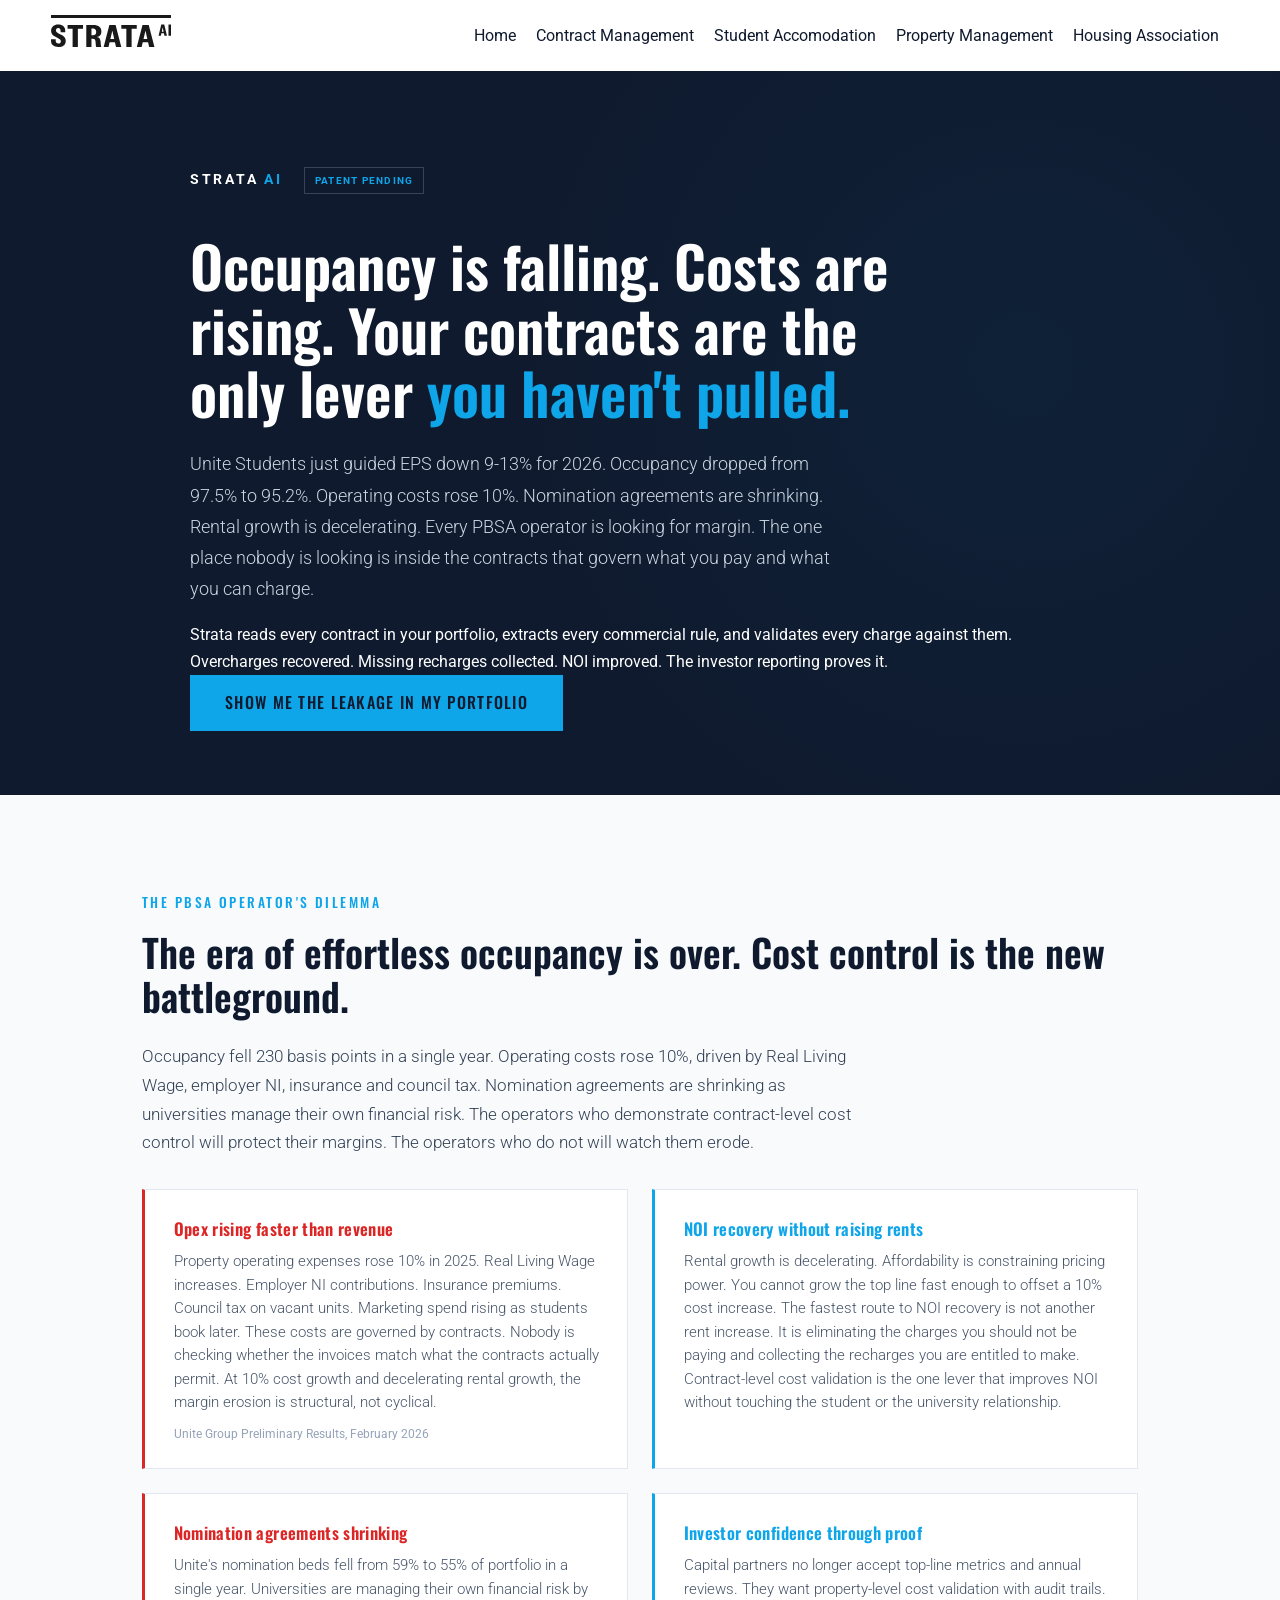
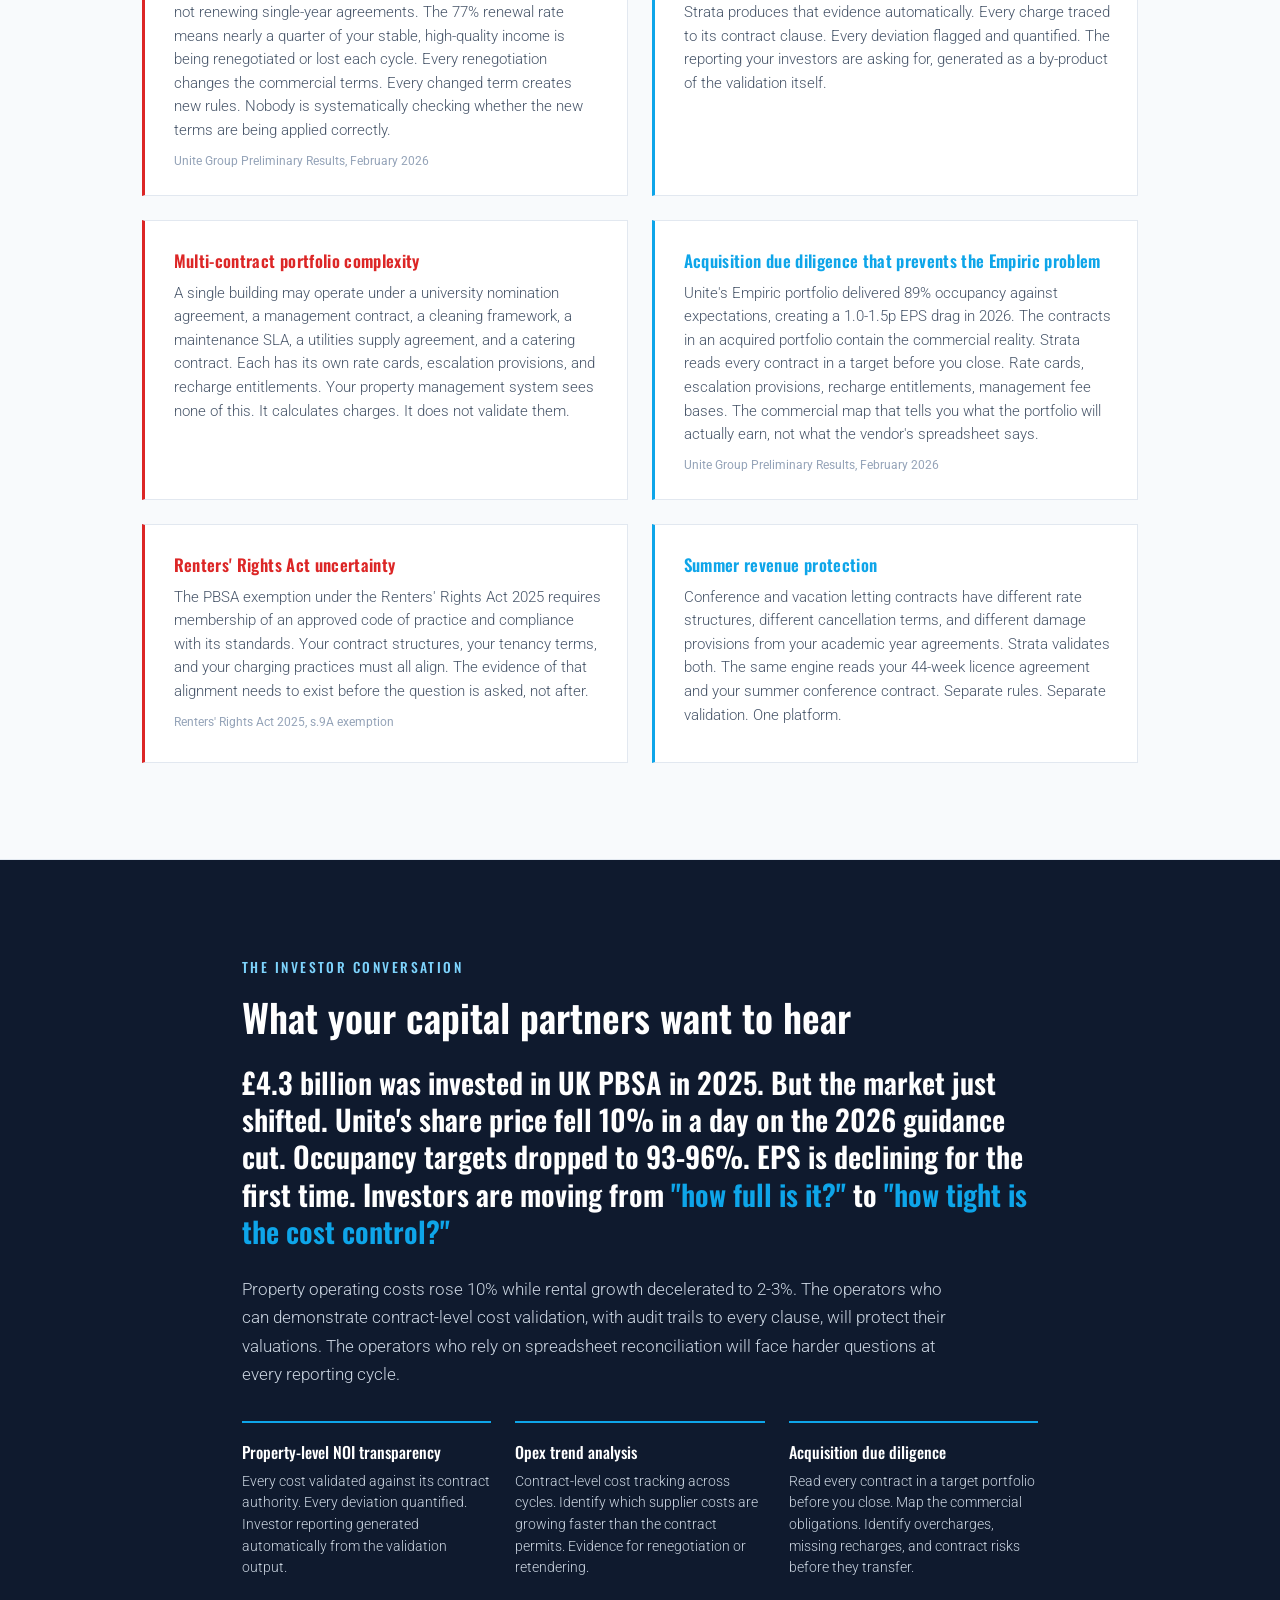
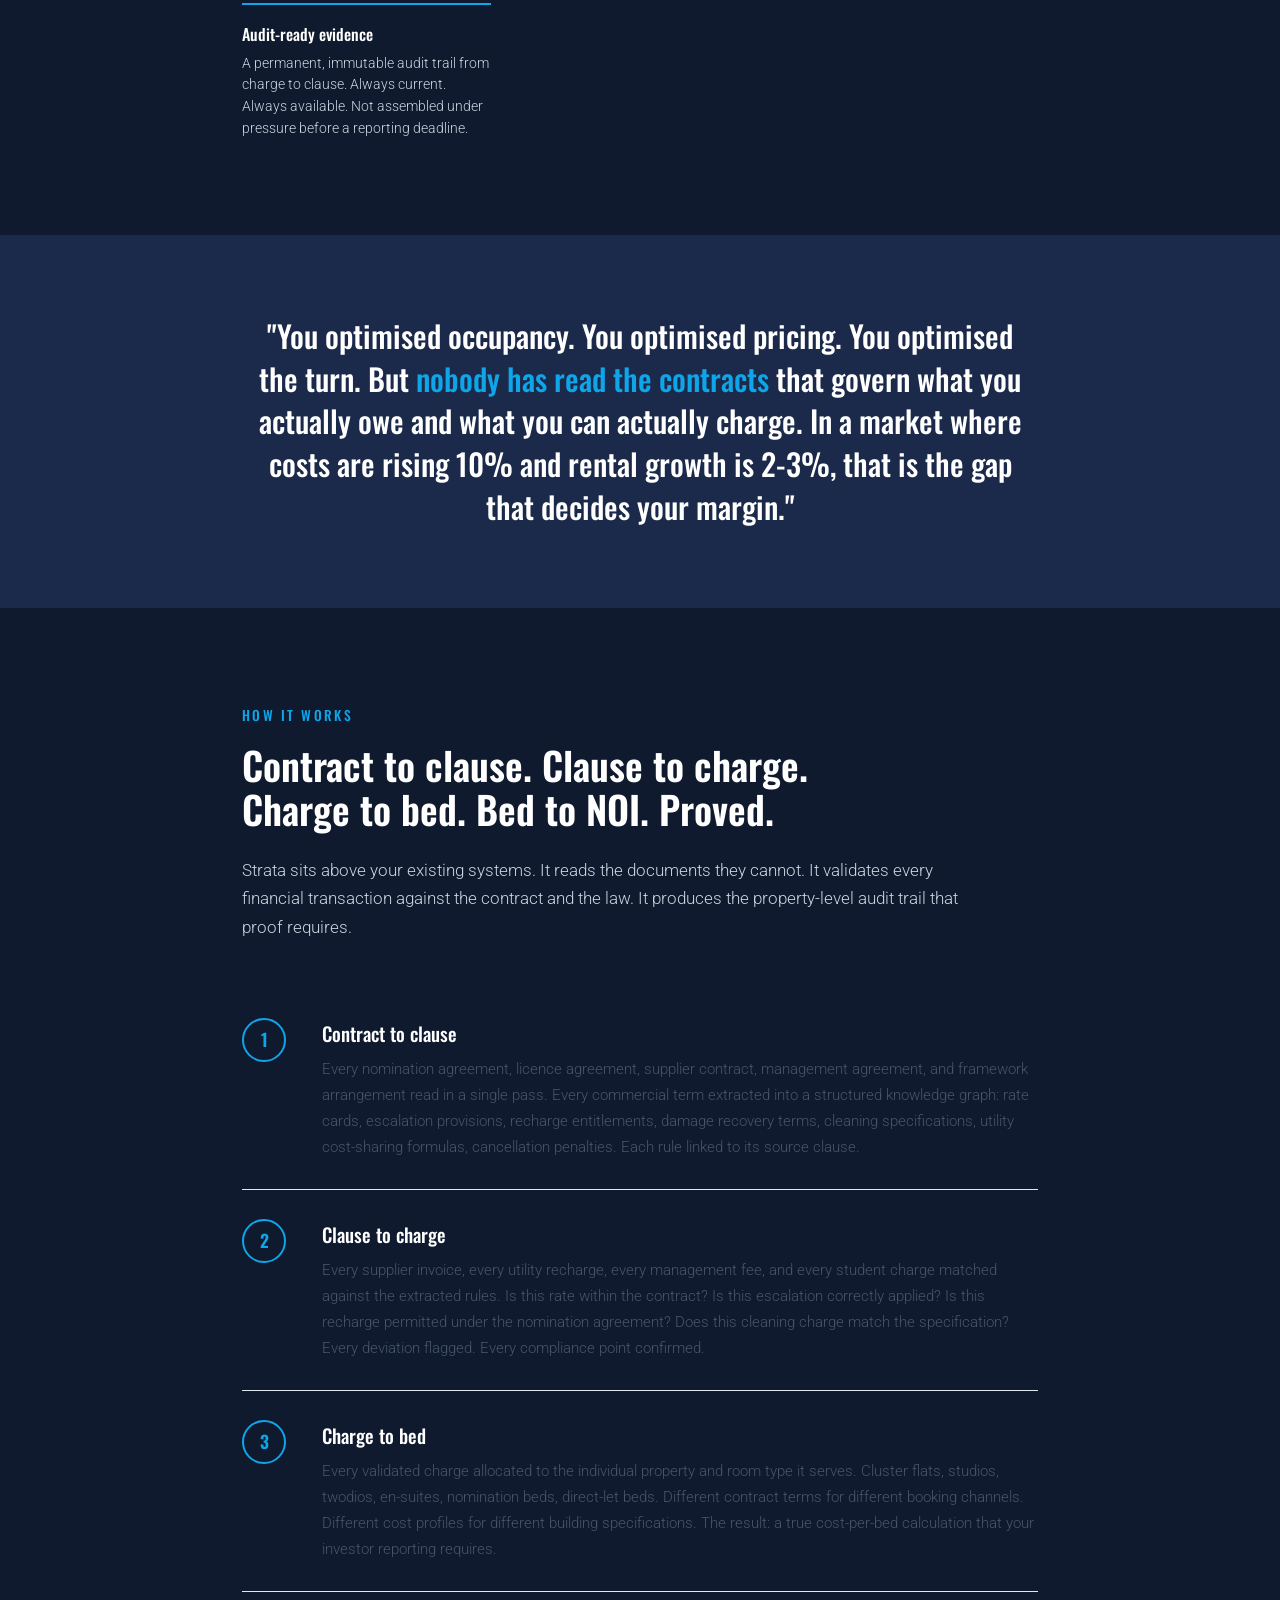
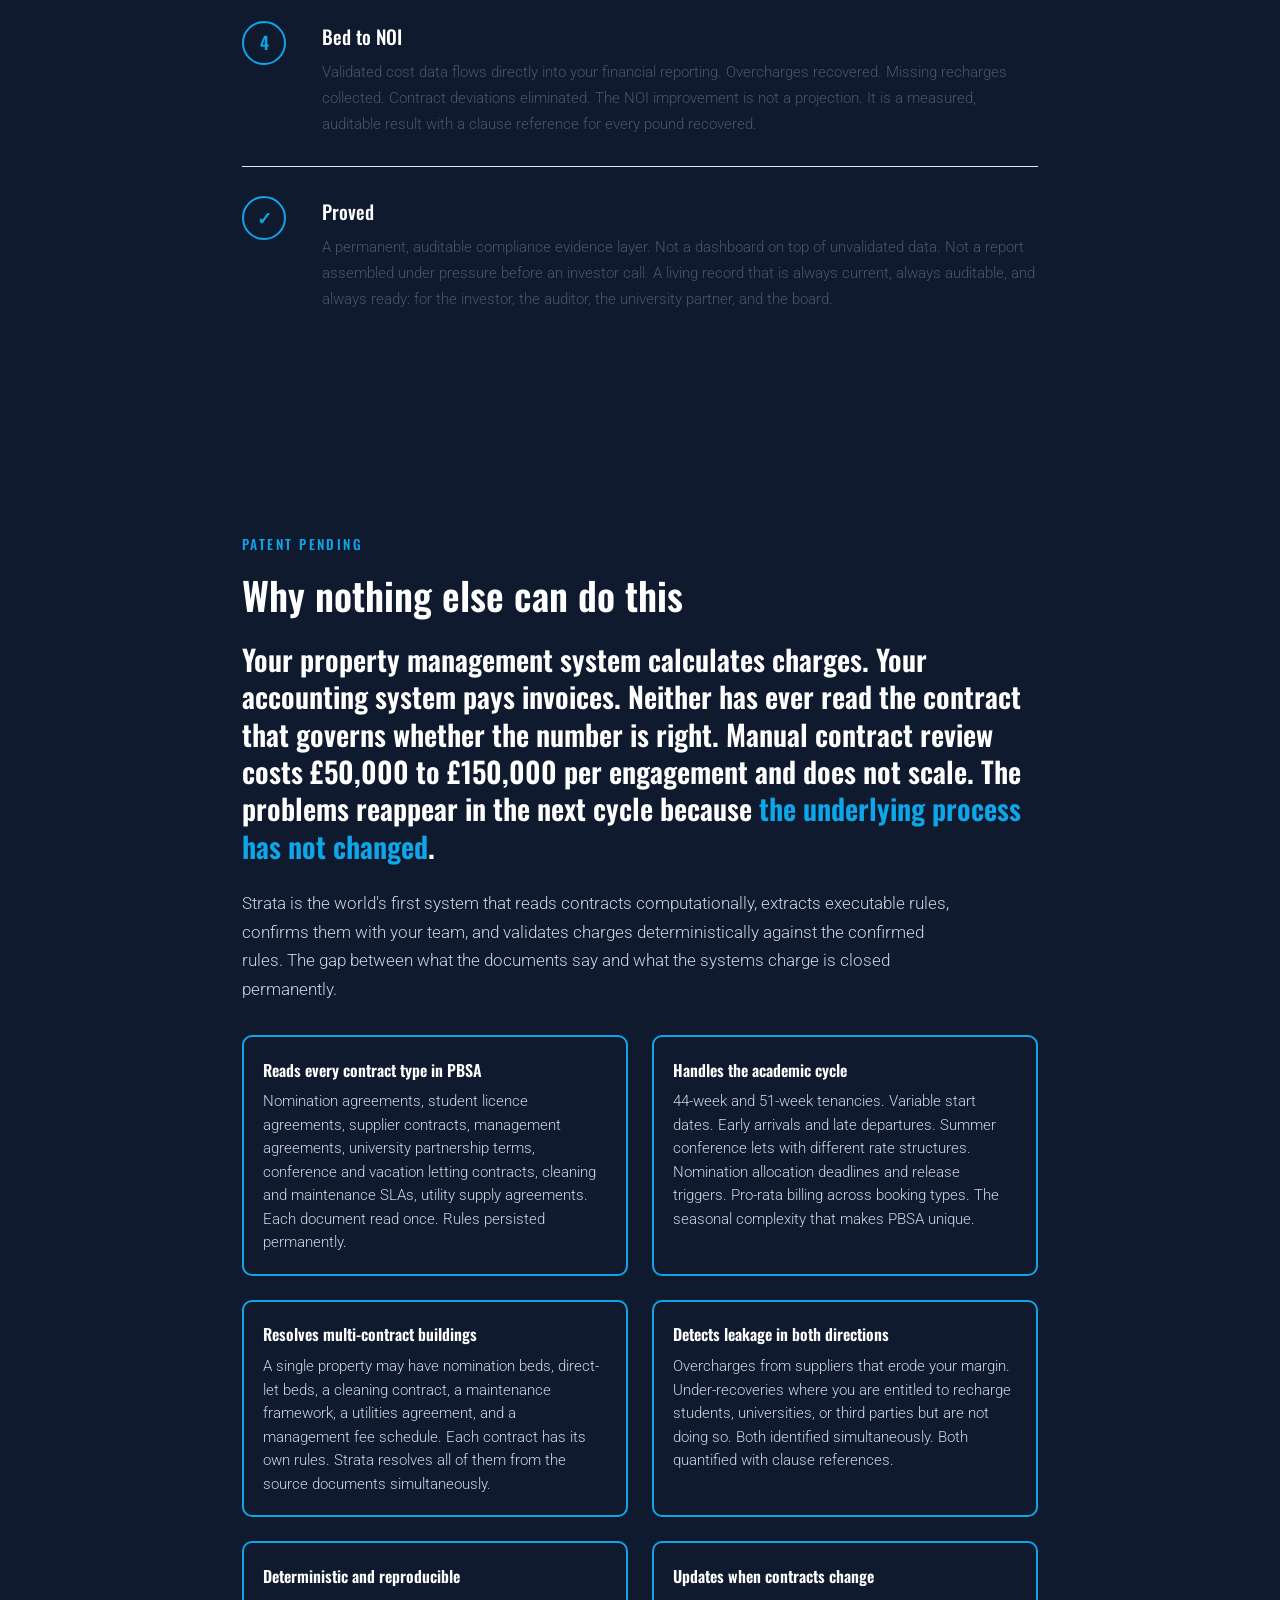
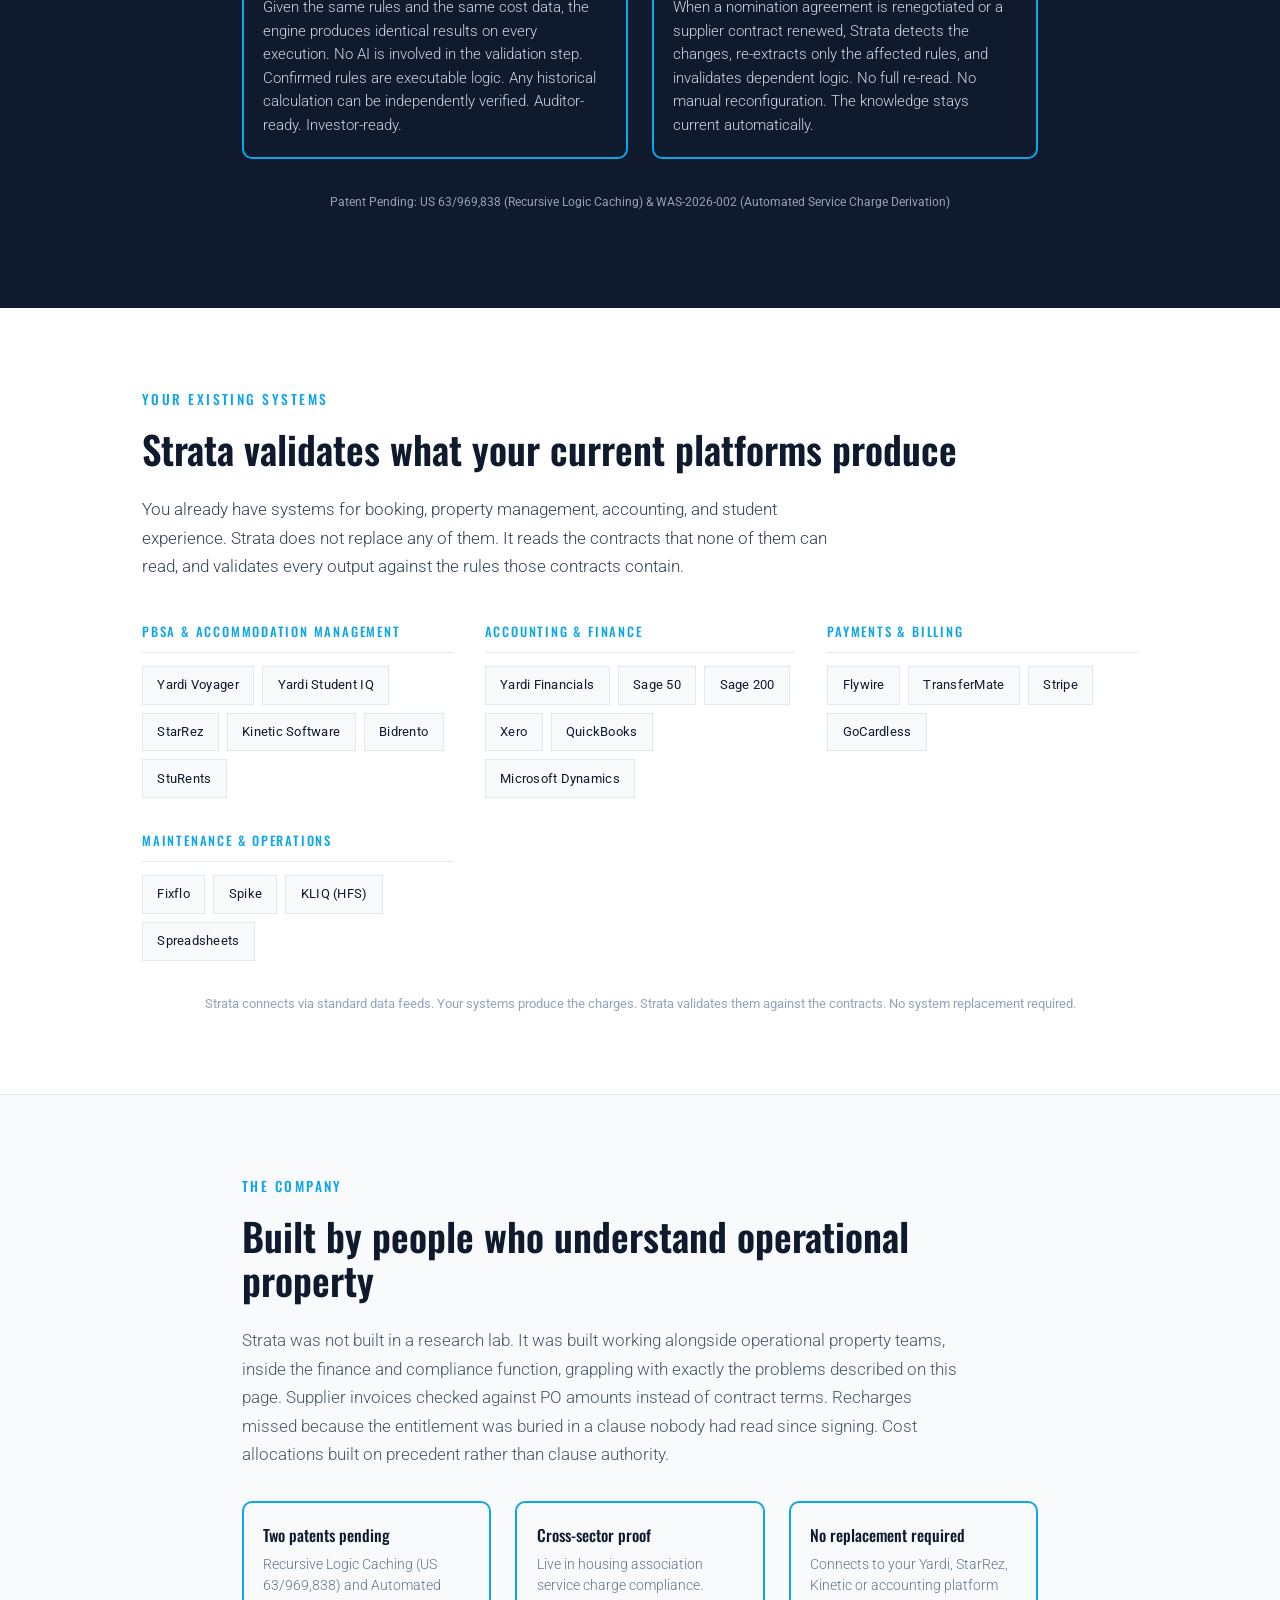
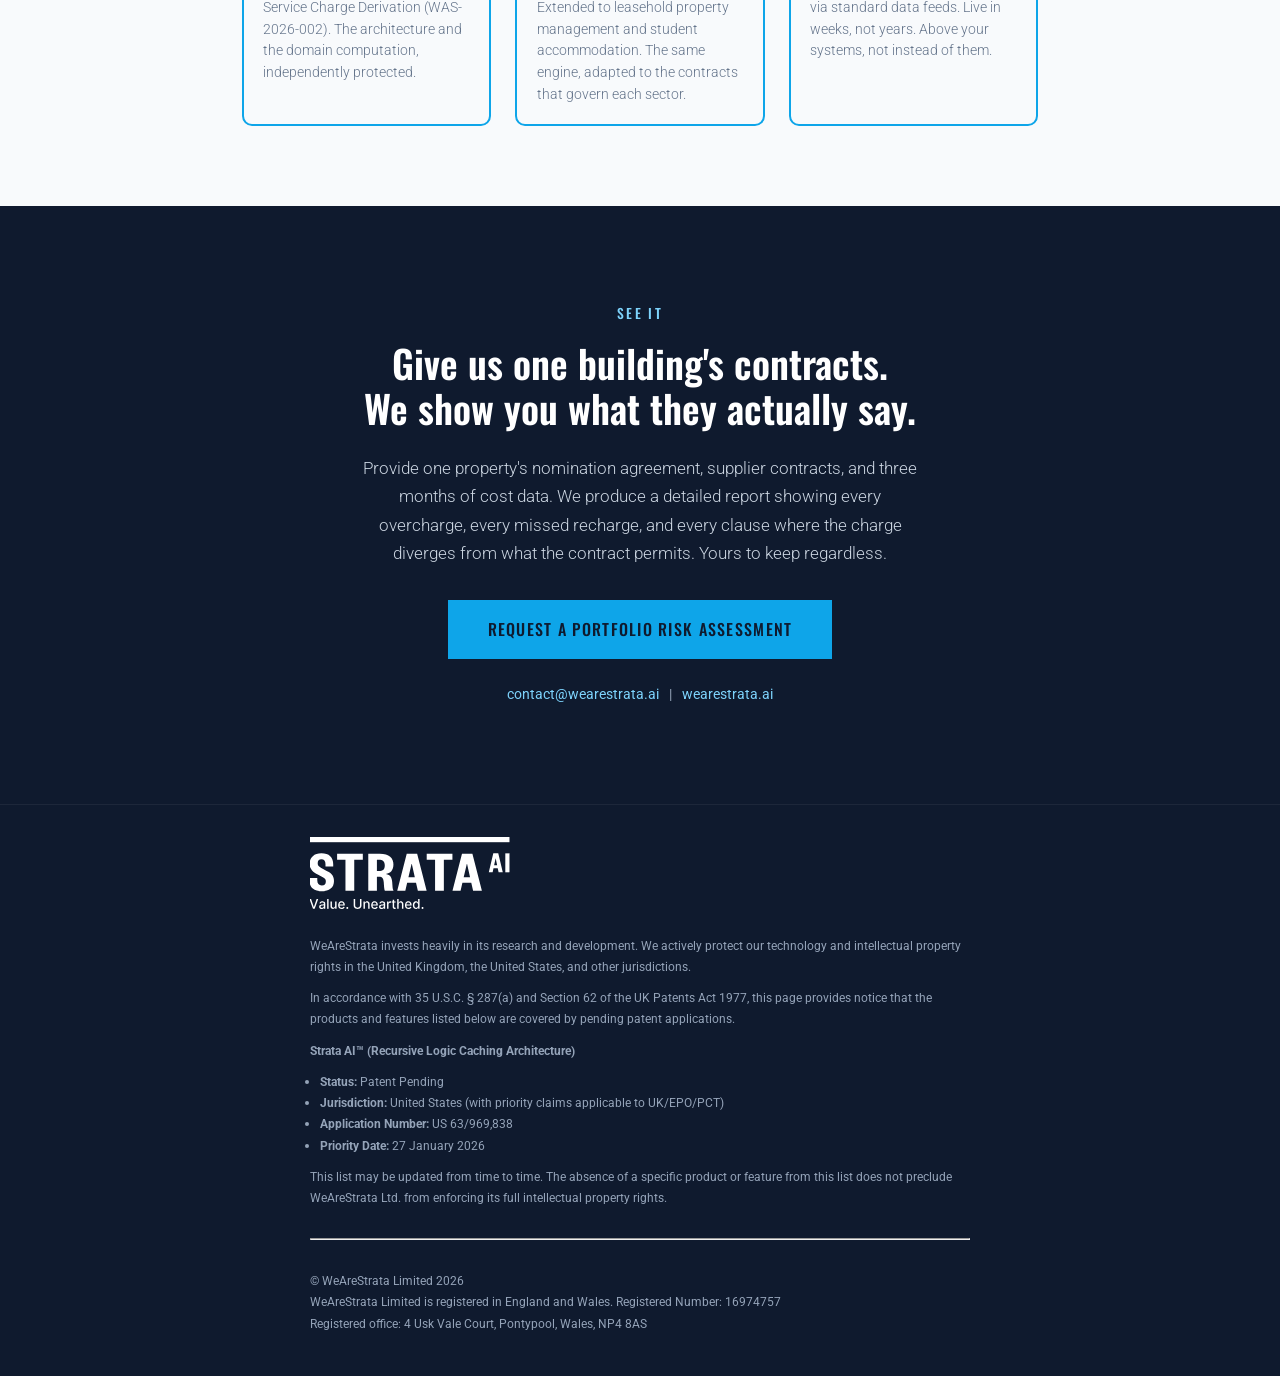
<file: student-accomodation/index.html>
<!DOCTYPE html>
<html lang="en">
<head>
<meta charset="UTF-8">
<meta name="viewport" content="width=device-width, initial-scale=1.0">

<link rel="icon" href="../favicon.png" sizes="32x32" />
<link rel="icon" href="../favicon.png" sizes="192x192" />
<link rel="apple-touch-icon" href="../favicon.png" />
<meta name="msapplication-TileImage" content="../favicon.png" />

<title>Strata AI. Turn Your Contracts Into NOI.</title>
<link href="https://fonts.googleapis.com/css2?family=Oswald:wght@400;500;600;700&family=Roboto:wght@300;400;500;700&display=swap" rel="stylesheet">
<link rel='stylesheet' href="../styles.css" media='all' />
<style>
.chain-step{
  display:grid;
  grid-template-columns:56px 1fr;
  gap:1.5rem;
  padding:1.8rem 0;
  border-bottom:1px solid #E2E8F0;
  align-items:start
}
.step-marker{
  width:44px;
  height:44px;
  border:2px solid var(--teal);
  display:flex;align-items:center;justify-content:center;font-family:var(--heading);font-weight:600;font-size:1.1rem;color:var(--teal);flex-shrink:0}
.step-body{font-weight:300;font-size:0.95rem;color:#475569;line-height:1.7}
</style>

</head>
<body>

<header class="wp-block-template-part">
  <div class="wp-block-group">
    <figure class="wp-block-image size-full is-resized logo">
      <a href="/">
        <img src="../strata_logo_notag.svg" alt="Strata AI" title="Strata AI" />
      </a>
    </figure>
      <div class="wp-block-group is-layout-constrained wp-container-core-group-is-layout-77ab4cf0 wp-block-group-is-layout-constrained" style="margin-top:0px;margin-bottom:0px;padding-right:0px;padding-left:15px">
      <ul>
        <li><a href="/" title="Home">Home</a></li>
        <li><a href="/contract-management" title="Contract Management">Contract Management</a></li>
        <li><a href="/student-accomodation" title="Student Accomodation">Student Accomodation</a></li>
        <li><a href="/property" title="Property Management">Property Management</a></li>
        <li><a href="/housing-association" title="Housing Association">Housing Association</a></li>
      </ul>
    </div>
  </div>
</header>

<!-- ===== HERO ===== -->
<section class="hero">
  <div class="hero-inner">
    <div class="hero-brand">Strata <span>AI</span> <span class="hero-patent">Patent Pending</span></div>
    <h1 class="hero-only">
      Occupancy is falling. Costs are<br>
      rising. Your contracts are the<br>
      only lever <em>you haven't pulled.</em>
    </h1>
    <p class="hero-sub">
      Unite Students just guided EPS down 9-13% for 2026. Occupancy dropped from 97.5% to 95.2%. Operating costs rose 10%. Nomination agreements are shrinking. Rental growth is decelerating. Every PBSA operator is looking for margin. The one place nobody is looking is inside the contracts that govern what you pay and what you can charge.
    </p>
    <p class="hero-gain">
      Strata reads every contract in your portfolio, extracts every commercial rule, and validates every charge against them. Overcharges recovered. Missing recharges collected. NOI improved. The investor reporting proves it.
    </p>
    <a href="#contact" class="hero-cta">Show me the leakage in my portfolio</a>
  </div>
</section>

<!-- ===== FEAR + GREED GRID ===== -->
<section class="dual-section">
  <div class="container-wide">
    <div class="section-label">The PBSA operator's dilemma</div>
    <h2 class="section-heading">The era of effortless occupancy is over. Cost control is the new battleground.</h2>
    <p class="section-body">
      Occupancy fell 230 basis points in a single year. Operating costs rose 10%, driven by Real Living Wage, employer NI, insurance and council tax. Nomination agreements are shrinking as universities manage their own financial risk. The operators who demonstrate contract-level cost control will protect their margins. The operators who do not will watch them erode.
    </p>
    <div class="dual-grid">
      <div class="dual-card risk">
        <div class="dual-title">Opex rising faster than revenue</div>
        <div class="dual-body">Property operating expenses rose 10% in 2025. Real Living Wage increases. Employer NI contributions. Insurance premiums. Council tax on vacant units. Marketing spend rising as students book later. These costs are governed by contracts. Nobody is checking whether the invoices match what the contracts actually permit. At 10% cost growth and decelerating rental growth, the margin erosion is structural, not cyclical.</div>
        <div class="dual-source">Unite Group Preliminary Results, February 2026</div>
      </div>
      <div class="dual-card gain">
        <div class="dual-title">NOI recovery without raising rents</div>
        <div class="dual-body">Rental growth is decelerating. Affordability is constraining pricing power. You cannot grow the top line fast enough to offset a 10% cost increase. The fastest route to NOI recovery is not another rent increase. It is eliminating the charges you should not be paying and collecting the recharges you are entitled to make. Contract-level cost validation is the one lever that improves NOI without touching the student or the university relationship.</div>
      </div>
      <div class="dual-card risk">
        <div class="dual-title">Nomination agreements shrinking</div>
        <div class="dual-body">Unite's nomination beds fell from 59% to 55% of portfolio in a single year. Universities are managing their own financial risk by not renewing single-year agreements. The 77% renewal rate means nearly a quarter of your stable, high-quality income is being renegotiated or lost each cycle. Every renegotiation changes the commercial terms. Every changed term creates new rules. Nobody is systematically checking whether the new terms are being applied correctly.</div>
        <div class="dual-source">Unite Group Preliminary Results, February 2026</div>
      </div>
      <div class="dual-card gain">
        <div class="dual-title">Investor confidence through proof</div>
        <div class="dual-body">Capital partners no longer accept top-line metrics and annual reviews. They want property-level cost validation with audit trails. Strata produces that evidence automatically. Every charge traced to its contract clause. Every deviation flagged and quantified. The reporting your investors are asking for, generated as a by-product of the validation itself.</div>
      </div>
      <div class="dual-card risk">
        <div class="dual-title">Multi-contract portfolio complexity</div>
        <div class="dual-body">A single building may operate under a university nomination agreement, a management contract, a cleaning framework, a maintenance SLA, a utilities supply agreement, and a catering contract. Each has its own rate cards, escalation provisions, and recharge entitlements. Your property management system sees none of this. It calculates charges. It does not validate them.</div>
      </div>
      <div class="dual-card gain">
        <div class="dual-title">Acquisition due diligence that prevents the Empiric problem</div>
        <div class="dual-body">Unite's Empiric portfolio delivered 89% occupancy against expectations, creating a 1.0-1.5p EPS drag in 2026. The contracts in an acquired portfolio contain the commercial reality. Strata reads every contract in a target before you close. Rate cards, escalation provisions, recharge entitlements, management fee bases. The commercial map that tells you what the portfolio will actually earn, not what the vendor's spreadsheet says.</div>
        <div class="dual-source">Unite Group Preliminary Results, February 2026</div>
      </div>
      <div class="dual-card risk">
        <div class="dual-title">Renters' Rights Act uncertainty</div>
        <div class="dual-body">The PBSA exemption under the Renters' Rights Act 2025 requires membership of an approved code of practice and compliance with its standards. Your contract structures, your tenancy terms, and your charging practices must all align. The evidence of that alignment needs to exist before the question is asked, not after.</div>
        <div class="dual-source">Renters' Rights Act 2025, s.9A exemption</div>
      </div>
      <div class="dual-card gain">
        <div class="dual-title">Summer revenue protection</div>
        <div class="dual-body">Conference and vacation letting contracts have different rate structures, different cancellation terms, and different damage provisions from your academic year agreements. Strata validates both. The same engine reads your 44-week licence agreement and your summer conference contract. Separate rules. Separate validation. One platform.</div>
      </div>
    </div>
  </div>
</section>

<!-- ===== INVESTOR SECTION ===== -->
<section class="investor-section">
  <div class="container">
    <div class="section-label" style="color:var(--teal-light)">The investor conversation</div>
    <h2 class="section-heading">What your capital partners want to hear</h2>
    <p class="investor-lead">
      &pound;4.3 billion was invested in UK PBSA in 2025. But the market just shifted. Unite's share price fell 10% in a day on the 2026 guidance cut. Occupancy targets dropped to 93-96%. EPS is declining for the first time. Investors are moving from <em>"how full is it?"</em> to <em>"how tight is the cost control?"</em>
    </p>
    <p class="section-body" style="color:var(--slate-light)">
      Property operating costs rose 10% while rental growth decelerated to 2-3%. The operators who can demonstrate contract-level cost validation, with audit trails to every clause, will protect their valuations. The operators who rely on spreadsheet reconciliation will face harder questions at every reporting cycle.
    </p>
    <div class="investor-grid">
      <div class="investor-card">
        <div class="investor-card-title">Property-level NOI transparency</div>
        <div class="investor-card-body">Every cost validated against its contract authority. Every deviation quantified. Investor reporting generated automatically from the validation output.</div>
      </div>
      <div class="investor-card">
        <div class="investor-card-title">Opex trend analysis</div>
        <div class="investor-card-body">Contract-level cost tracking across cycles. Identify which supplier costs are growing faster than the contract permits. Evidence for renegotiation or retendering.</div>
      </div>
      <div class="investor-card">
        <div class="investor-card-title">Acquisition due diligence</div>
        <div class="investor-card-body">Read every contract in a target portfolio before you close. Map the commercial obligations. Identify overcharges, missing recharges, and contract risks before they transfer.</div>
      </div>
      <div class="investor-card">
        <div class="investor-card-title">Audit-ready evidence</div>
        <div class="investor-card-body">A permanent, immutable audit trail from charge to clause. Always current. Always available. Not assembled under pressure before a reporting deadline.</div>
      </div>
    </div>
  </div>
</section>

<!-- ===== QUOTE ===== -->
<section class="quote-section">
  <div class="container">
    <p class="quote-text">
      "You optimised occupancy. You optimised pricing. You optimised the turn. But <em>nobody has read the contracts</em> that govern what you actually owe and what you can actually charge. In a market where costs are rising 10% and rental growth is 2-3%, that is the gap that decides your margin."
    </p>
  </div>
</section>

<!-- ===== THE CHAIN ===== -->
<section class="chain">
  <div class="container">
    <div class="section-label">How it works</div>
    <h2 class="section-heading">Contract to clause. Clause to charge.<br>Charge to bed. Bed to NOI. Proved.</h2>
    <p class="section-body">
      Strata sits above your existing systems. It reads the documents they cannot. It validates every financial transaction against the contract and the law. It produces the property-level audit trail that proof requires.
    </p>
    <div class="chain-steps">
      <div class="chain-step">
        <div class="step-marker">1</div>
        <div>
          <div class="step-title">Contract to clause</div>
          <div class="step-body">Every nomination agreement, licence agreement, supplier contract, management agreement, and framework arrangement read in a single pass. Every commercial term extracted into a structured knowledge graph: rate cards, escalation provisions, recharge entitlements, damage recovery terms, cleaning specifications, utility cost-sharing formulas, cancellation penalties. Each rule linked to its source clause.</div>
        </div>
      </div>
      <div class="chain-step">
        <div class="step-marker">2</div>
        <div>
          <div class="step-title">Clause to charge</div>
          <div class="step-body">Every supplier invoice, every utility recharge, every management fee, and every student charge matched against the extracted rules. Is this rate within the contract? Is this escalation correctly applied? Is this recharge permitted under the nomination agreement? Does this cleaning charge match the specification? Every deviation flagged. Every compliance point confirmed.</div>
        </div>
      </div>
      <div class="chain-step">
        <div class="step-marker">3</div>
        <div>
          <div class="step-title">Charge to bed</div>
          <div class="step-body">Every validated charge allocated to the individual property and room type it serves. Cluster flats, studios, twodios, en-suites, nomination beds, direct-let beds. Different contract terms for different booking channels. Different cost profiles for different building specifications. The result: a true cost-per-bed calculation that your investor reporting requires.</div>
        </div>
      </div>
      <div class="chain-step">
        <div class="step-marker">4</div>
        <div>
          <div class="step-title">Bed to NOI</div>
          <div class="step-body">Validated cost data flows directly into your financial reporting. Overcharges recovered. Missing recharges collected. Contract deviations eliminated. The NOI improvement is not a projection. It is a measured, auditable result with a clause reference for every pound recovered.</div>
        </div>
      </div>
      <div class="chain-step">
        <div class="step-marker">&#10003;</div>
        <div>
          <div class="step-title">Proved</div>
          <div class="step-body">A permanent, auditable compliance evidence layer. Not a dashboard on top of unvalidated data. Not a report assembled under pressure before an investor call. A living record that is always current, always auditable, and always ready: for the investor, the auditor, the university partner, and the board.</div>
        </div>
      </div>
    </div>
  </div>
</section>

<!-- ===== PATENT ===== -->
<section class="patent-section">
  <div class="container">
    <div class="section-label">Patent pending</div>
    <h2 class="section-heading">Why nothing else can do this</h2>
    <p class="patent-lead">
      Your property management system calculates charges. Your accounting system pays invoices. Neither has ever read the contract that governs whether the number is right. Manual contract review costs &pound;50,000 to &pound;150,000 per engagement and does not scale. The problems reappear in the next cycle because <em>the underlying process has not changed</em>.
    </p>
    <p class="section-body">
      Strata is the world's first system that reads contracts computationally, extracts executable rules, confirms them with your team, and validates charges deterministically against the confirmed rules. The gap between what the documents say and what the systems charge is closed permanently.
    </p>
    <div class="patent-grid">
      <div class="patent-card">
        <div class="patent-card-title">Reads every contract type in PBSA</div>
        <div class="patent-card-body">Nomination agreements, student licence agreements, supplier contracts, management agreements, university partnership terms, conference and vacation letting contracts, cleaning and maintenance SLAs, utility supply agreements. Each document read once. Rules persisted permanently.</div>
      </div>
      <div class="patent-card">
        <div class="patent-card-title">Handles the academic cycle</div>
        <div class="patent-card-body">44-week and 51-week tenancies. Variable start dates. Early arrivals and late departures. Summer conference lets with different rate structures. Nomination allocation deadlines and release triggers. Pro-rata billing across booking types. The seasonal complexity that makes PBSA unique.</div>
      </div>
      <div class="patent-card">
        <div class="patent-card-title">Resolves multi-contract buildings</div>
        <div class="patent-card-body">A single property may have nomination beds, direct-let beds, a cleaning contract, a maintenance framework, a utilities agreement, and a management fee schedule. Each contract has its own rules. Strata resolves all of them from the source documents simultaneously.</div>
      </div>
      <div class="patent-card">
        <div class="patent-card-title">Detects leakage in both directions</div>
        <div class="patent-card-body">Overcharges from suppliers that erode your margin. Under-recoveries where you are entitled to recharge students, universities, or third parties but are not doing so. Both identified simultaneously. Both quantified with clause references.</div>
      </div>
      <div class="patent-card">
        <div class="patent-card-title">Deterministic and reproducible</div>
        <div class="patent-card-body">Given the same rules and the same cost data, the engine produces identical results on every execution. No AI is involved in the validation step. Confirmed rules are executable logic. Any historical calculation can be independently verified. Auditor-ready. Investor-ready.</div>
      </div>
      <div class="patent-card">
        <div class="patent-card-title">Updates when contracts change</div>
        <div class="patent-card-body">When a nomination agreement is renegotiated or a supplier contract renewed, Strata detects the changes, re-extracts only the affected rules, and invalidates dependent logic. No full re-read. No manual reconfiguration. The knowledge stays current automatically.</div>
      </div>
    </div>
    <p class="patent-ref">Patent Pending: US 63/969,838 (Recursive Logic Caching) &amp; WAS-2026-002 (Automated Service Charge Derivation)</p>
  </div>
</section>

<!-- ===== INTEGRATION ===== -->
<section class="integration-section">
  <div class="container-wide">
    <div class="section-label">Your existing systems</div>
    <h2 class="section-heading">Strata validates what your current platforms produce</h2>
    <p class="integration-intro">
      You already have systems for booking, property management, accounting, and student experience. Strata does not replace any of them. It reads the contracts that none of them can read, and validates every output against the rules those contracts contain.
    </p>
    <div class="integration-categories">
      <div class="integration-cat">
        <div class="integration-cat-title">PBSA &amp; accommodation management</div>
        <div class="integration-cat-list">
          <div class="integration-badge">Yardi Voyager</div>
          <div class="integration-badge">Yardi Student IQ</div>
          <div class="integration-badge">StarRez</div>
          <div class="integration-badge">Kinetic Software</div>
          <div class="integration-badge">Bidrento</div>
          <div class="integration-badge">StuRents</div>
        </div>
      </div>
      <div class="integration-cat">
        <div class="integration-cat-title">Accounting &amp; finance</div>
        <div class="integration-cat-list">
          <div class="integration-badge">Yardi Financials</div>
          <div class="integration-badge">Sage 50</div>
          <div class="integration-badge">Sage 200</div>
          <div class="integration-badge">Xero</div>
          <div class="integration-badge">QuickBooks</div>
          <div class="integration-badge">Microsoft Dynamics</div>
        </div>
      </div>
      <div class="integration-cat">
        <div class="integration-cat-title">Payments &amp; billing</div>
        <div class="integration-cat-list">
          <div class="integration-badge">Flywire</div>
          <div class="integration-badge">TransferMate</div>
          <div class="integration-badge">Stripe</div>
          <div class="integration-badge">GoCardless</div>
        </div>
      </div>
      <div class="integration-cat">
        <div class="integration-cat-title">Maintenance &amp; operations</div>
        <div class="integration-cat-list">
          <div class="integration-badge">Fixflo</div>
          <div class="integration-badge">Spike</div>
          <div class="integration-badge">KLIQ (HFS)</div>
          <div class="integration-badge">Spreadsheets</div>
        </div>
      </div>
    </div>
    <p class="integration-note">Strata connects via standard data feeds. Your systems produce the charges. Strata validates them against the contracts. No system replacement required.</p>
  </div>
</section>

<!-- ===== CREDIBILITY ===== -->
<section class="credibility">
  <div class="container">
    <div class="section-label">The company</div>
    <h2 class="section-heading">Built by people who understand operational property</h2>
    <p class="section-body">
      Strata was not built in a research lab. It was built working alongside operational property teams, inside the finance and compliance function, grappling with exactly the problems described on this page. Supplier invoices checked against PO amounts instead of contract terms. Recharges missed because the entitlement was buried in a clause nobody had read since signing. Cost allocations built on precedent rather than clause authority.
    </p>
    <div class="credential-row">
      <div class="credential">
        <div class="credential-title">Two patents pending</div>
        <div class="credential-body">Recursive Logic Caching (US 63/969,838) and Automated Service Charge Derivation (WAS-2026-002). The architecture and the domain computation, independently protected.</div>
      </div>
      <div class="credential">
        <div class="credential-title">Cross-sector proof</div>
        <div class="credential-body">Live in housing association service charge compliance. Extended to leasehold property management and student accommodation. The same engine, adapted to the contracts that govern each sector.</div>
      </div>
      <div class="credential">
        <div class="credential-title">No replacement required</div>
        <div class="credential-body">Connects to your Yardi, StarRez, Kinetic or accounting platform via standard data feeds. Live in weeks, not years. Above your systems, not instead of them.</div>
      </div>
    </div>
  </div>
</section>

<!-- ===== CTA ===== -->
<section class="cta-section" id="contact">
  <div class="container">
    <div class="section-label" style="color:var(--teal-light)">See it</div>
    <h2 class="section-heading">Give us one building's contracts.<br>We show you what they actually say.</h2>
    <p class="cta-body">
      Provide one property's nomination agreement, supplier contracts, and three months of cost data. We produce a detailed report showing every overcharge, every missed recharge, and every clause where the charge diverges from what the contract permits. Yours to keep regardless.
    </p>
    <a href="mailto:contact@wearestrata.ai" class="cta-button">Request a portfolio risk assessment</a>
    <div class="cta-contact">
      <a href="mailto:contact@wearestrata.ai">contact@wearestrata.ai</a>
      &ensp;|&ensp;
      <a href="https://wearestrata.ai">wearestrata.ai</a>
    </div>
  </div>
</section>

<footer>
  <div class="wrap">
    <img src="../strata_logo_white.svg" alt="WeAreStrata" title="WeAreStrata" />
    <p>WeAreStrata invests heavily in its research and development. We actively protect our technology and intellectual property rights in the United Kingdom, the United States, and other jurisdictions.</p>
    <p>In accordance with 35 U.S.C. § 287(a) and Section 62 of the UK Patents Act 1977, this page provides notice that the products and features listed below are covered by pending patent applications.</p>
    <p><strong>Strata AI™ (Recursive Logic Caching Architecture)</strong></p>
    <ul>
      <li><strong>Status:</strong> Patent Pending</li>
      <li><strong>Jurisdiction:</strong> United States (with priority claims applicable to UK/EPO/PCT)</li>
      <li><strong>Application Number:</strong> US 63/969,838</li>
      <li><strong>Priority Date:</strong> 27 January 2026</li>
    </ul>
    <p>This list may be updated from time to time. The absence of a specific product or feature from this list does not preclude WeAreStrata Ltd. from enforcing its full intellectual property rights.</p>
    
    <hr />
    <p>
      &copy; WeAreStrata Limited 2026
      <br />
      WeAreStrata Limited is registered in England and Wales. Registered Number: 16974757
      <br />
      Registered office: 4 Usk Vale Court, Pontypool, Wales, NP4 8AS
    </p>
  </div>
</footer>

</body>
</html>
</file>
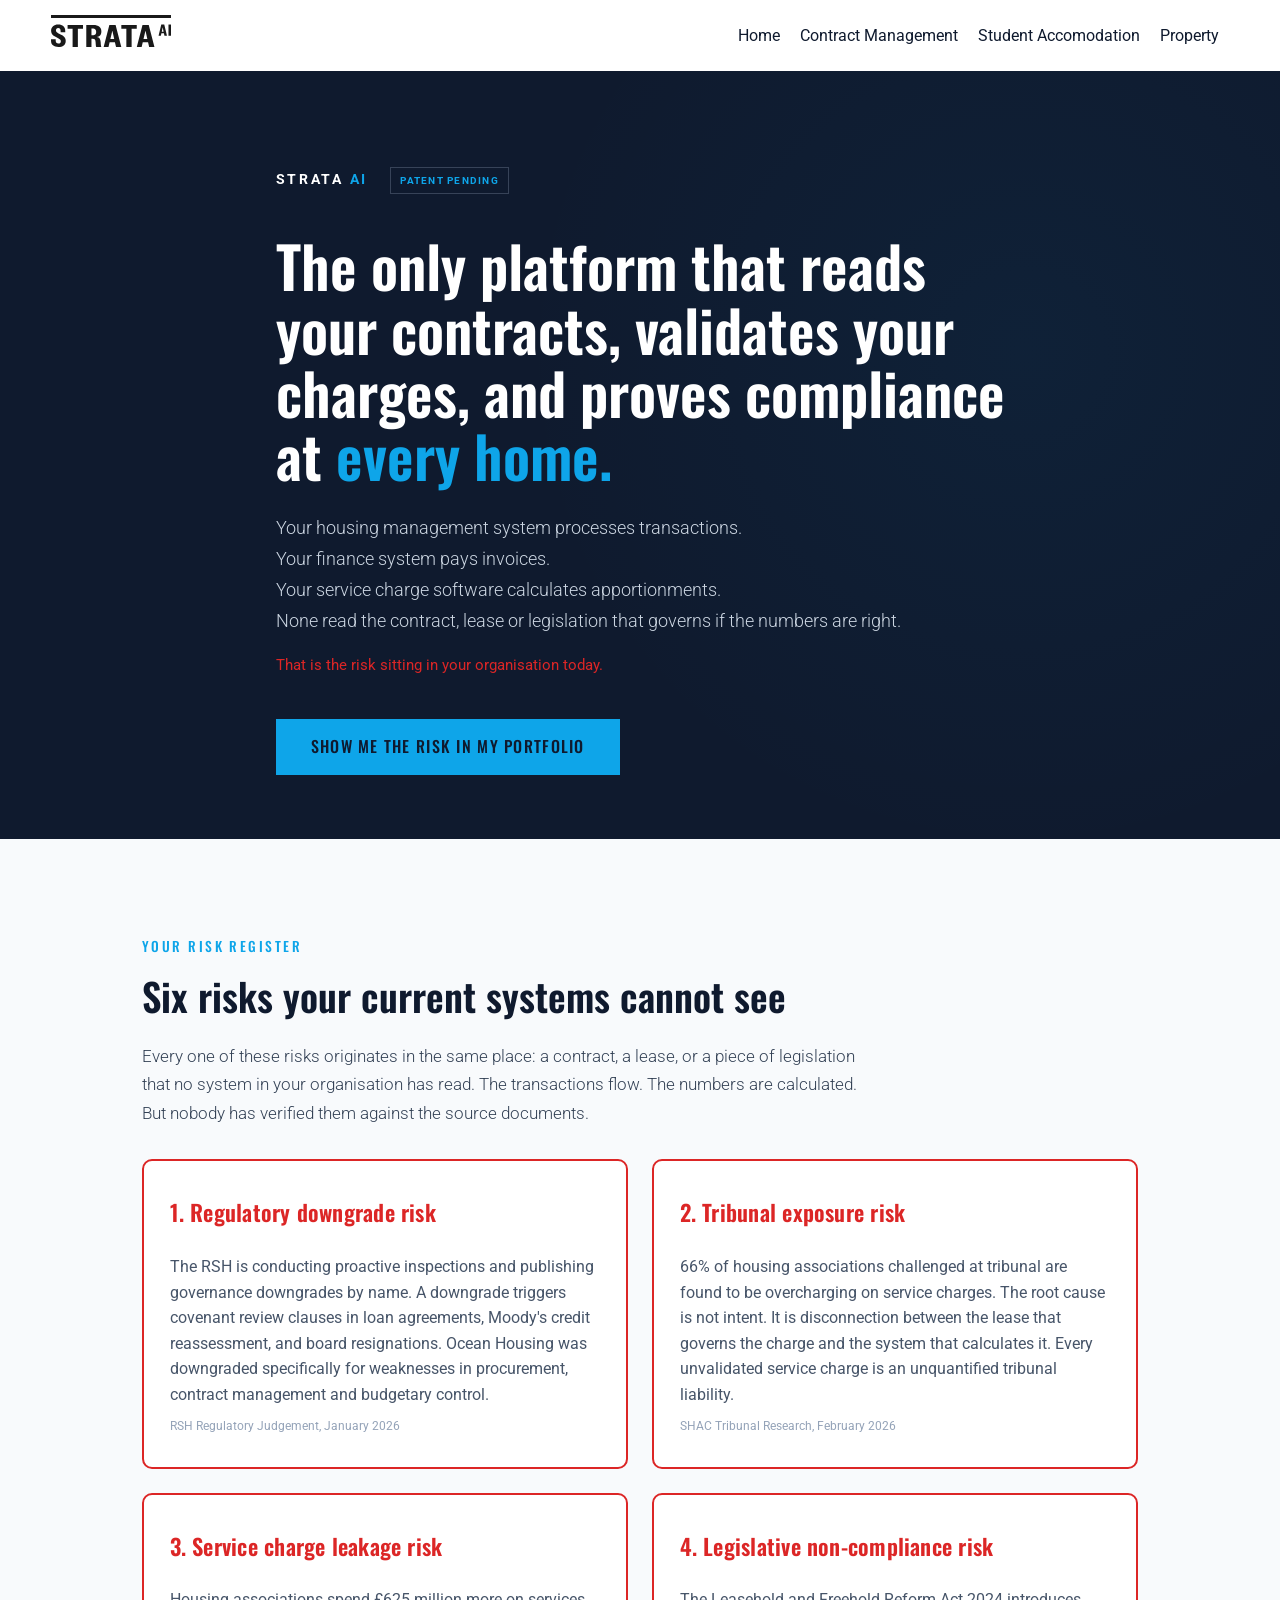
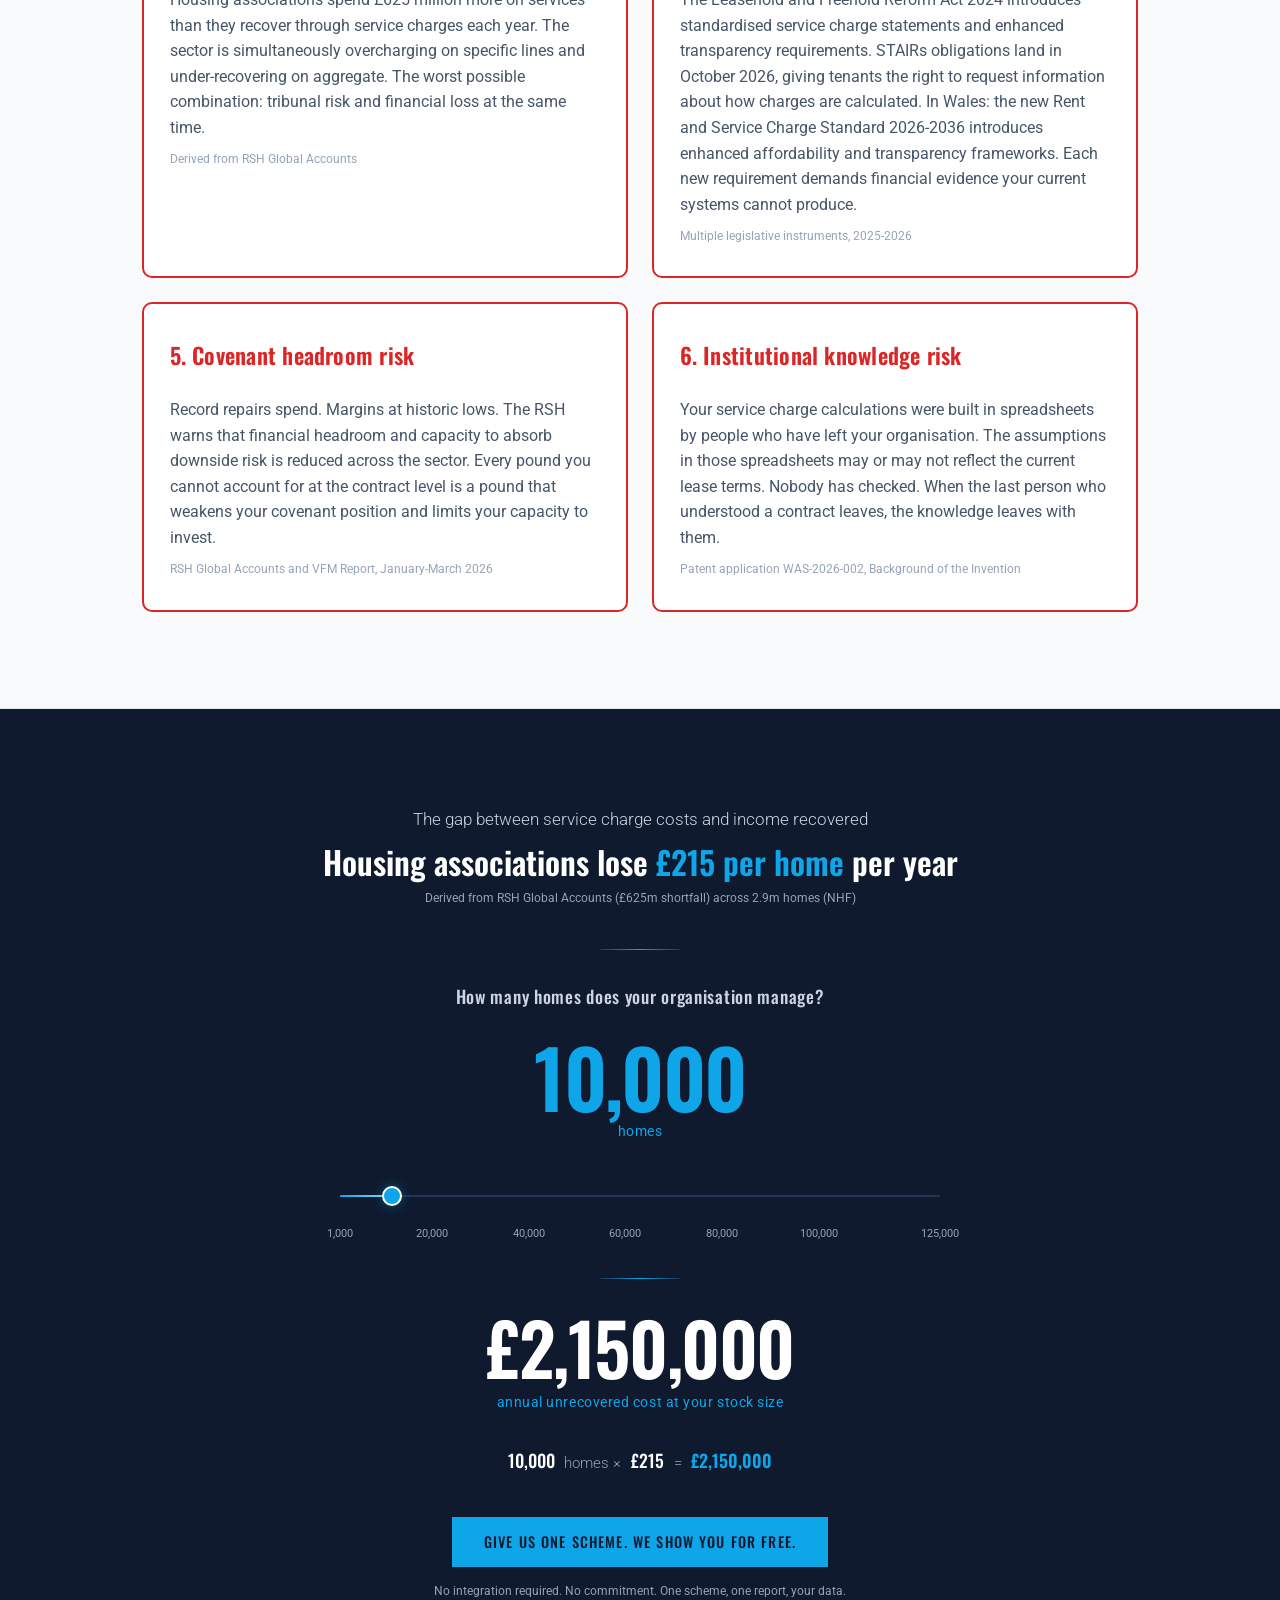
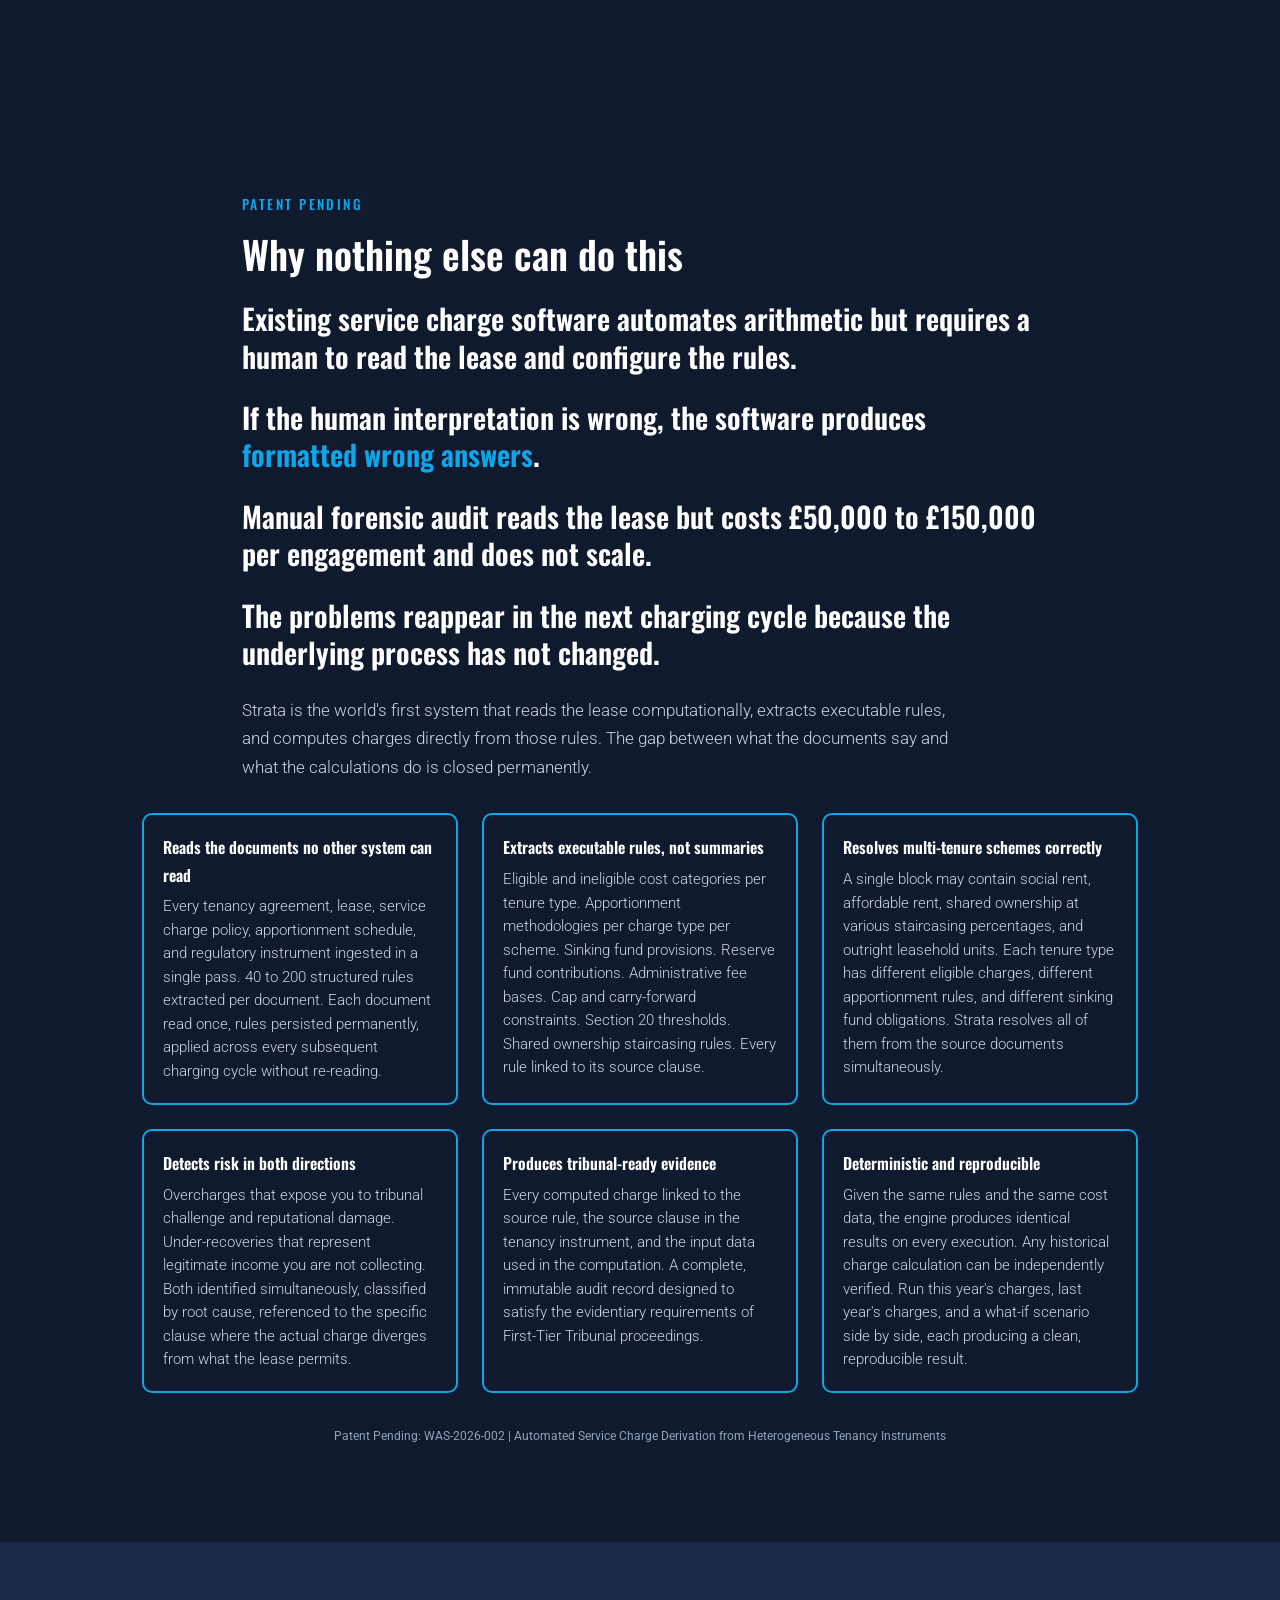
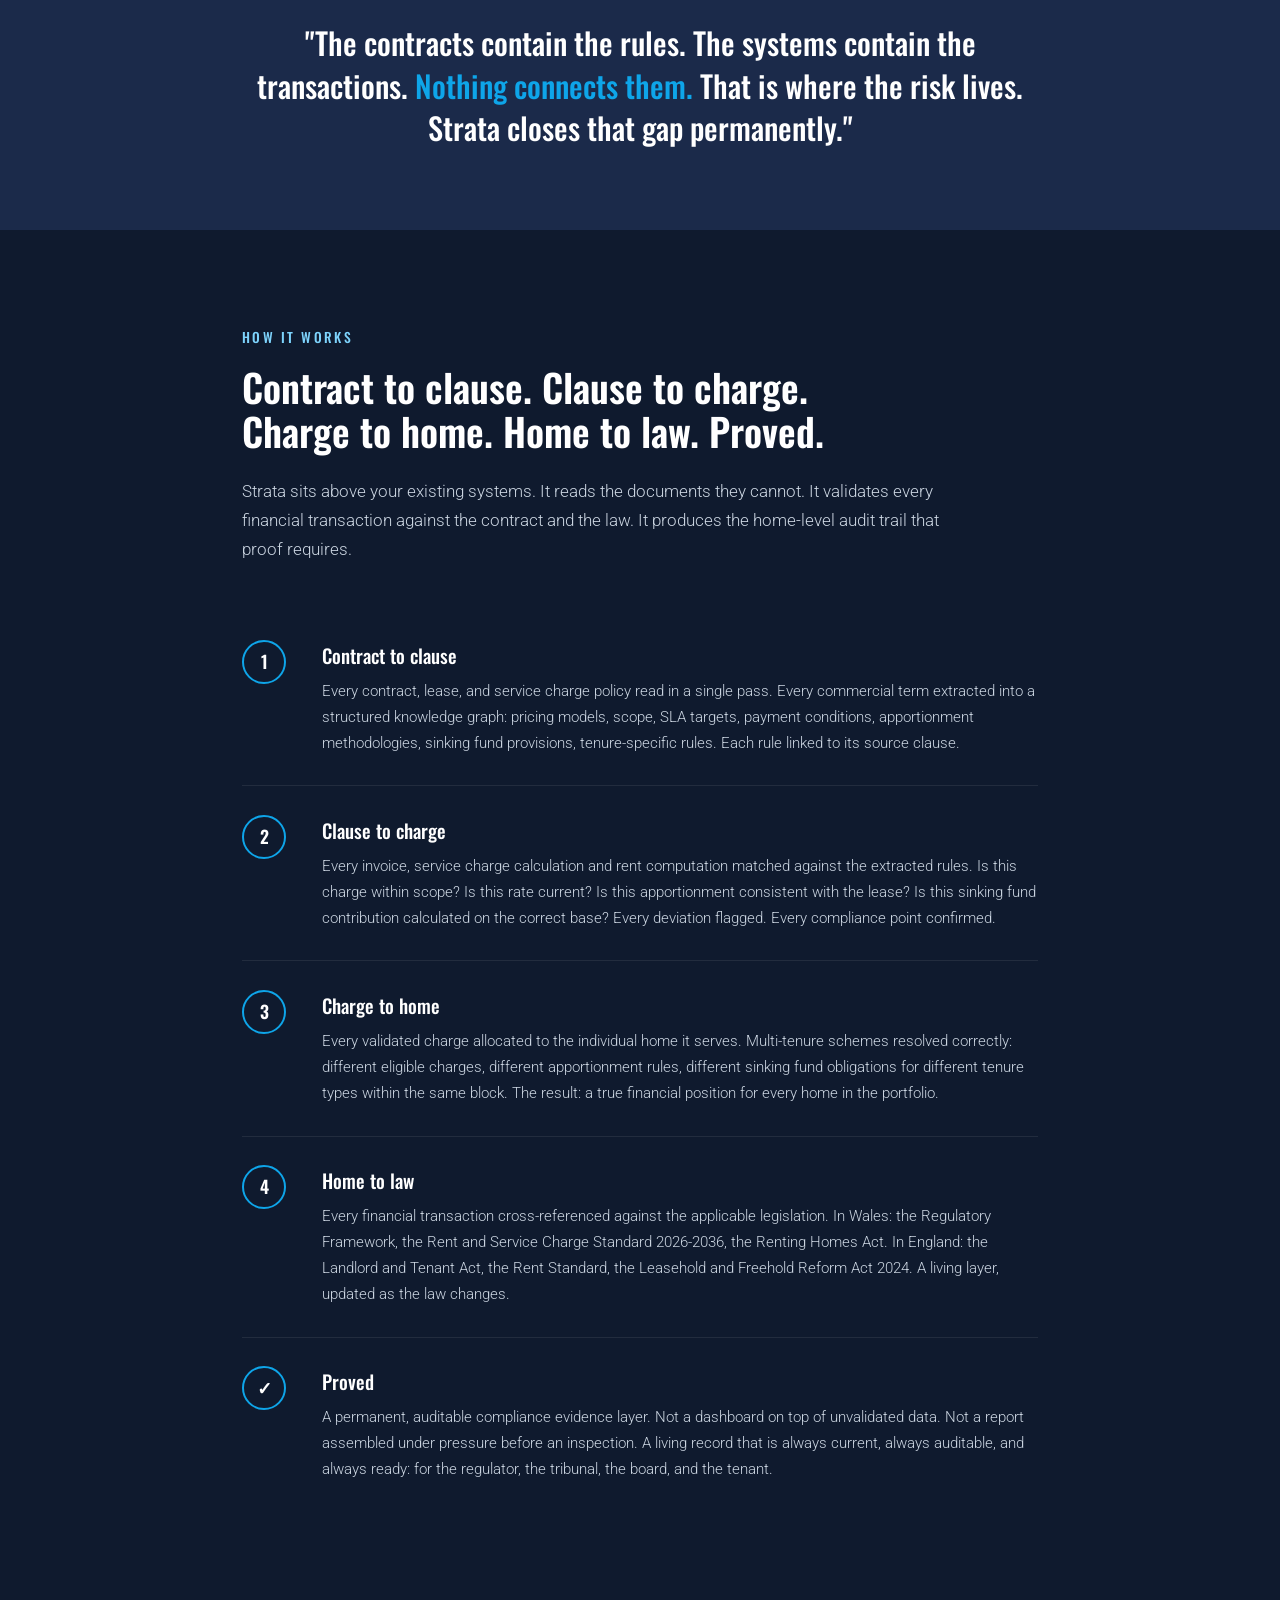
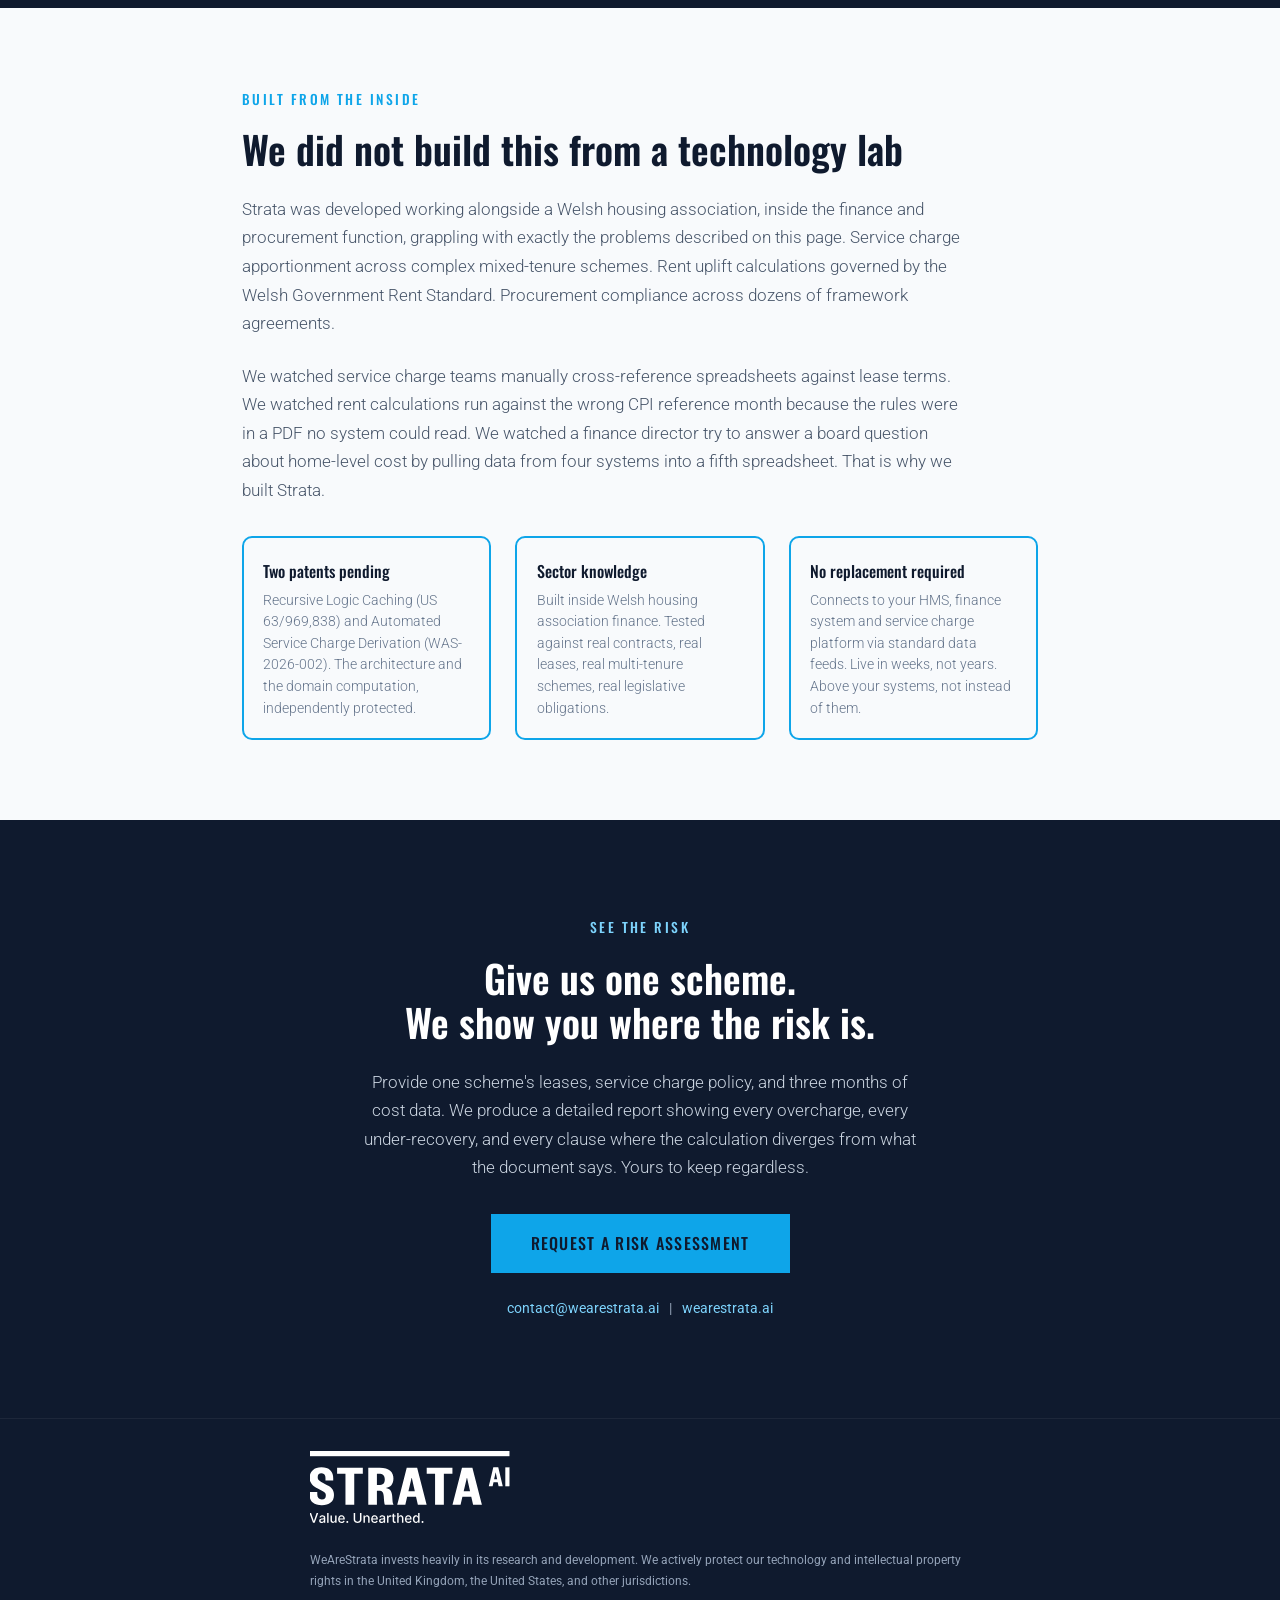
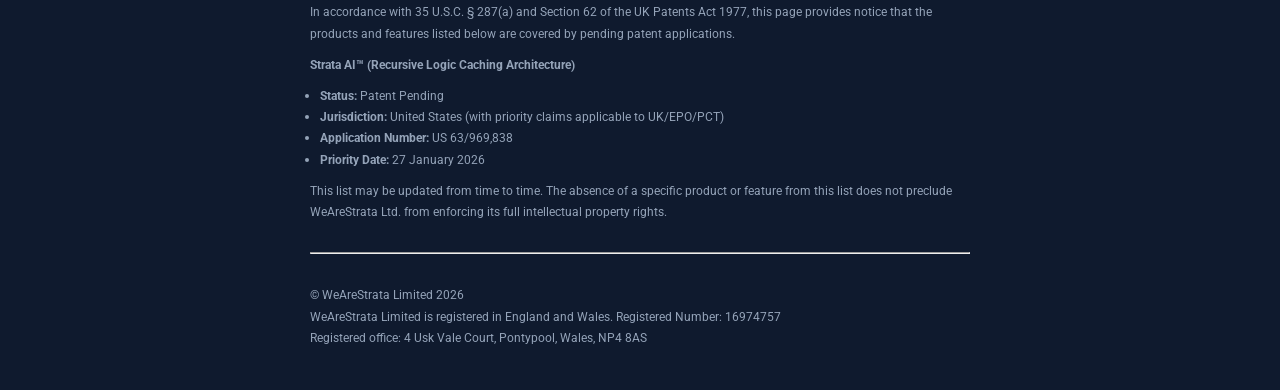
<file: strata-ai-microsite-v5.html>
<!DOCTYPE html>
<html lang="en">
  <head>
    <meta charset="UTF-8">
    <meta name="viewport" content="width=device-width, initial-scale=1.0">
    
    <link rel="icon" href="./favicon.png" sizes="32x32" />
    <link rel="icon" href="./favicon.png" sizes="192x192" />
    <link rel="apple-touch-icon" href="./favicon.png" />
    <meta name="msapplication-TileImage" content="./favicon.png" />

    <title>Strata AI. The Only Platform That Reads Your Contracts.</title>
    <link href="https://fonts.googleapis.com/css2?family=Oswald:wght@400;500;600;700&family=Roboto:wght@300;400;500;700&display=swap" rel="stylesheet">
    <link rel='stylesheet' href="./styles.css" media='all' />
  </head>

  <body>

    <header class="wp-block-template-part">
      <div class="wp-block-group">
        <figure class="wp-block-image size-full is-resized logo">
          <a href="/">
            <img src="./strata_logo_notag.svg" alt="Strata AI" title="Strata AI" />
          </a>
        </figure>
          <div class="wp-block-group is-layout-constrained wp-container-core-group-is-layout-77ab4cf0 wp-block-group-is-layout-constrained" style="margin-top:0px;margin-bottom:0px;padding-right:0px;padding-left:15px">
          <ul>
            <li><a href="/" title="Home">Home</a></li>
            <li><a href="/contract-management" title="Contract Management">Contract Management</a></li>
            <li><a href="/student-accomodation" title="Student Accomodation">Student Accomodation</a></li>
            <li><a href="/property" title="Property">Property</a></li>
          </ul>
        </div>
      </div>
    </header>

    <!-- ===== HERO ===== -->
    <section class="hero">
      <div class="hero-inner">
        <div class="hero-brand">Strata <span>AI</span> <span class="hero-patent">Patent Pending</span></div>
        <h1 class="hero-only">
          The only platform that reads<br>
          your contracts, validates your<br>
          charges, and proves compliance<br>
          at <em>every home.</em>
        </h1>
        <p class="hero-sub">
          Your housing management system processes transactions.
          <br />
          Your finance system pays invoices. 
          <br />
          Your service charge software calculates apportionments. 
          <br />
          None read the contract, lease or legislation that governs if the numbers are right.
        </p>
        <p class="hero-risk">
          That is the risk sitting in your organisation today.
        </p>
        <a href="#contact" class="hero-cta">Show me the risk in my portfolio</a>
      </div>
    </section>

    <!-- ===== RISK REGISTER ===== -->
    <section class="risk-section">
      <div class="container-wide">
        <div class="section-label">Your risk register</div>
        <h2 class="section-heading">Six risks your current systems cannot see</h2>
        <p class="section-body">
          Every one of these risks originates in the same place: a contract, a lease, or a piece of legislation that no system in your organisation has read. The transactions flow. The numbers are calculated. But nobody has verified them against the source documents.
        </p>
        <div class="risk-grid">
          <div class="risk-card">
            <div class="risk-title">1. Regulatory downgrade risk</div>
            <div class="risk-body">The RSH is conducting proactive inspections and publishing governance downgrades by name. A downgrade triggers covenant review clauses in loan agreements, Moody's credit reassessment, and board resignations. Ocean Housing was downgraded specifically for weaknesses in procurement, contract management and budgetary control.</div>
            <div class="risk-source">RSH Regulatory Judgement, January 2026</div>
          </div>
          <div class="risk-card">
            <div class="risk-title">2. Tribunal exposure risk</div>
            <div class="risk-body">66% of housing associations challenged at tribunal are found to be overcharging on service charges. The root cause is not intent. It is disconnection between the lease that governs the charge and the system that calculates it. Every unvalidated service charge is an unquantified tribunal liability.</div>
            <div class="risk-source">SHAC Tribunal Research, February 2026</div>
          </div>
          <div class="risk-card">
            <div class="risk-title">3. Service charge leakage risk</div>
            <div class="risk-body">
              Housing associations spend £625 million more on services than they recover through service charges each year.
              The sector is simultaneously overcharging on specific lines and under-recovering on aggregate.
              The worst possible combination: tribunal risk and financial loss at the same time.</div>
            <div class="risk-source">Derived from RSH Global Accounts</div>
          </div>
          <div class="risk-card">
            <div class="risk-title">4. Legislative non-compliance risk</div>
            <div class="risk-body">The Leasehold and Freehold Reform Act 2024 introduces standardised service charge statements and enhanced transparency requirements. STAIRs obligations land in October 2026, giving tenants the right to request information about how charges are calculated. In Wales: the new Rent and Service Charge Standard 2026-2036 introduces enhanced affordability and transparency frameworks. Each new requirement demands financial evidence your current systems cannot produce.</div>
            <div class="risk-source">Multiple legislative instruments, 2025-2026</div>
          </div>
          <div class="risk-card">
            <div class="risk-title">5. Covenant headroom risk</div>
            <div class="risk-body">Record repairs spend. Margins at historic lows. The RSH warns that financial headroom and capacity to absorb downside risk is reduced across the sector. Every pound you cannot account for at the contract level is a pound that weakens your covenant position and limits your capacity to invest.</div>
            <div class="risk-source">RSH Global Accounts and VFM Report, January-March 2026</div>
          </div>
          <div class="risk-card">
            <div class="risk-title">6. Institutional knowledge risk</div>
            <div class="risk-body">Your service charge calculations were built in spreadsheets by people who have left your organisation. The assumptions in those spreadsheets may or may not reflect the current lease terms. Nobody has checked. When the last person who understood a contract leaves, the knowledge leaves with them.</div>
            <div class="risk-source">Patent application WAS-2026-002, Background of the Invention</div>
          </div>
        </div>
      </div>
    </section>

    <!-- ===== CALCULATOR ===== -->
    <section class="calculator">
      <div class="container">
        <div class="calc-inner">
          <p class="calc-intro">The gap between service charge costs and income recovered</p>
          <h2 class="calc-headline">Housing associations lose <em>&pound;215 per home</em> per year</h2>
          <p class="calc-source">Derived from RSH Global Accounts (&pound;625m shortfall) across 2.9m homes (NHF)</p>

          <div class="calc-rule"></div>

          <p class="calc-prompt">How many homes does your organisation manage?</p>

          <div class="homes-display" id="homesDisplay">10,000</div>
          <p class="gbp-label">homes</p>

          <div class="slider-wrap">
            <div class="track-bg"></div>
            <div class="track-fill" id="trackFill"></div>
            <input type="range" id="slider" min="1000" max="125000" step="500" value="10000" />
          </div>
          <div class="ticks" id="ticks"></div>

          <div class="calc-rule"></div>

          <div class="gbp-value" id="gbpDisplay">&pound;2,150,000</div>
          <p class="gbp-label">annual unrecovered cost at your stock size</p>

          <div class="formula">
            <span class="f-val" id="fVal">10,000</span>
            <span class="f-op">homes &times;</span>
            <span class="f-val">&pound;215</span>
            <span class="f-op">=</span>
            <span class="f-result" id="fResult">&pound;2,150,000</span>
          </div>

          <div class="calc-cta-row">
            <a href="#contact" class="calc-cta">Give us one scheme. We show you for free.</a>
            <p class="calc-note">No integration required. No commitment. One scheme, one report, your data.</p>
          </div>
        </div>
      </div>
    </section>

    <!-- ===== PATENT: THE ONLY ===== -->
    <section class="patent-section">
      <div class="container">
        <div class="section-label">Patent pending</div>
        <h2 class="section-heading">Why nothing else can do this</h2>
        <p class="patent-lead">
          Existing service charge software automates arithmetic but requires a human to read the lease and configure the rules. 
        </p>
        <p class="patent-lead">
          If the human interpretation is wrong, the software produces <em>formatted wrong answers</em>.
        </p>
        <p class="patent-lead">
          Manual forensic audit reads the lease but costs &pound;50,000 to &pound;150,000 per engagement and does not scale. 
        </p>
        <p class="patent-lead">
          The problems reappear in the next charging cycle because the underlying process has not changed.
        </p>
        <p class="section-body">
          Strata is the world's first system that reads the lease computationally, extracts executable rules, and computes charges directly from those rules. The gap between what the documents say and what the calculations do is closed permanently.
        </p>
      </div>

      <div class="container-wide">
        <div class="patent-grid">
          <div class="patent-card">
            <div class="patent-card-title">Reads the documents no other system can read</div>
            <div class="patent-card-body">Every tenancy agreement, lease, service charge policy, apportionment schedule, and regulatory instrument ingested in a single pass. 40 to 200 structured rules extracted per document. Each document read once, rules persisted permanently, applied across every subsequent charging cycle without re-reading.</div>
          </div>
          <div class="patent-card">
            <div class="patent-card-title">Extracts executable rules, not summaries</div>
            <div class="patent-card-body">Eligible and ineligible cost categories per tenure type. Apportionment methodologies per charge type per scheme. Sinking fund provisions. Reserve fund contributions. Administrative fee bases. Cap and carry-forward constraints. Section 20 thresholds. Shared ownership staircasing rules. Every rule linked to its source clause.</div>
          </div>
          <div class="patent-card">
            <div class="patent-card-title">Resolves multi-tenure schemes correctly</div>
            <div class="patent-card-body">A single block may contain social rent, affordable rent, shared ownership at various staircasing percentages, and outright leasehold units. Each tenure type has different eligible charges, different apportionment rules, and different sinking fund obligations. Strata resolves all of them from the source documents simultaneously.</div>
          </div>
          <div class="patent-card">
            <div class="patent-card-title">Detects risk in both directions</div>
            <div class="patent-card-body">Overcharges that expose you to tribunal challenge and reputational damage. Under-recoveries that represent legitimate income you are not collecting. Both identified simultaneously, classified by root cause, referenced to the specific clause where the actual charge diverges from what the lease permits.</div>
          </div>
          <div class="patent-card">
            <div class="patent-card-title">Produces tribunal-ready evidence</div>
            <div class="patent-card-body">Every computed charge linked to the source rule, the source clause in the tenancy instrument, and the input data used in the computation. A complete, immutable audit record designed to satisfy the evidentiary requirements of First-Tier Tribunal proceedings.</div>
          </div>
          <div class="patent-card">
            <div class="patent-card-title">Deterministic and reproducible</div>
            <div class="patent-card-body">Given the same rules and the same cost data, the engine produces identical results on every execution. Any historical charge calculation can be independently verified. Run this year's charges, last year's charges, and a what-if scenario side by side, each producing a clean, reproducible result.</div>
          </div>
        </div>
        <p class="patent-ref">Patent Pending: WAS-2026-002 | Automated Service Charge Derivation from Heterogeneous Tenancy Instruments</p>
      </div>
    </section>

    <!-- ===== QUOTE ===== -->
    <section class="quote-section">
      <div class="container">
        <p class="quote-text">
          "The contracts contain the rules. The systems contain the transactions. <em>Nothing connects them.</em> That is where the risk lives. Strata closes that gap permanently."
        </p>
      </div>
    </section>

    <!-- ===== THE CHAIN ===== -->
    <section class="chain">
      <div class="container">
        <div class="section-label" style="color:var(--teal-light)">How it works</div>
        <h2 class="section-heading">Contract to clause. Clause to charge.<br>Charge to home. Home to law. Proved.</h2>
        <p class="section-body">
          Strata sits above your existing systems. It reads the documents they cannot. It validates every financial transaction against the contract and the law. It produces the home-level audit trail that proof requires.
        </p>
        <div class="chain-steps">
          <div class="chain-step">
            <div class="step-marker">1</div>
            <div>
              <div class="step-title">Contract to clause</div>
              <div class="step-body">Every contract, lease, and service charge policy read in a single pass. Every commercial term extracted into a structured knowledge graph: pricing models, scope, SLA targets, payment conditions, apportionment methodologies, sinking fund provisions, tenure-specific rules. Each rule linked to its source clause.</div>
            </div>
          </div>
          <div class="chain-step">
            <div class="step-marker">2</div>
            <div>
              <div class="step-title">Clause to charge</div>
              <div class="step-body">Every invoice, service charge calculation and rent computation matched against the extracted rules. Is this charge within scope? Is this rate current? Is this apportionment consistent with the lease? Is this sinking fund contribution calculated on the correct base? Every deviation flagged. Every compliance point confirmed.</div>
            </div>
          </div>
          <div class="chain-step">
            <div class="step-marker">3</div>
            <div>
              <div class="step-title">Charge to home</div>
              <div class="step-body">Every validated charge allocated to the individual home it serves. Multi-tenure schemes resolved correctly: different eligible charges, different apportionment rules, different sinking fund obligations for different tenure types within the same block. The result: a true financial position for every home in the portfolio.</div>
            </div>
          </div>
          <div class="chain-step">
            <div class="step-marker">4</div>
            <div>
              <div class="step-title">Home to law</div>
              <div class="step-body">Every financial transaction cross-referenced against the applicable legislation. In Wales: the Regulatory Framework, the Rent and Service Charge Standard 2026-2036, the Renting Homes Act. In England: the Landlord and Tenant Act, the Rent Standard, the Leasehold and Freehold Reform Act 2024. A living layer, updated as the law changes.</div>
            </div>
          </div>
          <div class="chain-step">
            <div class="step-marker">&#10003;</div>
            <div>
              <div class="step-title">Proved</div>
              <div class="step-body">A permanent, auditable compliance evidence layer. Not a dashboard on top of unvalidated data. Not a report assembled under pressure before an inspection. A living record that is always current, always auditable, and always ready: for the regulator, the tribunal, the board, and the tenant.</div>
            </div>
          </div>
        </div>
      </div>
    </section>

    <!-- ===== CREDIBILITY ===== -->
    <section class="credibility">
      <div class="container">
        <div class="section-label">Built from the inside</div>
        <h2 class="section-heading">We did not build this from a technology lab</h2>
        <p class="section-body">
          Strata was developed working alongside a Welsh housing association, inside the finance and procurement function, grappling with exactly the problems described on this page. Service charge apportionment across complex mixed-tenure schemes. Rent uplift calculations governed by the Welsh Government Rent Standard. Procurement compliance across dozens of framework agreements.
        </p>
        <p class="section-body">
          We watched service charge teams manually cross-reference spreadsheets against lease terms. We watched rent calculations run against the wrong CPI reference month because the rules were in a PDF no system could read. We watched a finance director try to answer a board question about home-level cost by pulling data from four systems into a fifth spreadsheet. That is why we built Strata.
        </p>
        <div class="credential-row">
          <div class="credential">
            <div class="credential-title">Two patents pending</div>
            <div class="credential-body">Recursive Logic Caching (US 63/969,838) and Automated Service Charge Derivation (WAS-2026-002). The architecture and the domain computation, independently protected.</div>
          </div>
          <div class="credential">
            <div class="credential-title">Sector knowledge</div>
            <div class="credential-body">Built inside Welsh housing association finance. Tested against real contracts, real leases, real multi-tenure schemes, real legislative obligations.</div>
          </div>
          <div class="credential">
            <div class="credential-title">No replacement required</div>
            <div class="credential-body">Connects to your HMS, finance system and service charge platform via standard data feeds. Live in weeks, not years. Above your systems, not instead of them.</div>
          </div>
        </div>
      </div>
    </section>

    <!-- ===== CTA ===== -->
    <section class="cta-section" id="contact">
      <div class="container">
        <div class="section-label" style="color:var(--teal-light)">See the risk</div>
        <h2 class="section-heading">Give us one scheme.<br>We show you where the risk is.</h2>
        <p class="cta-body">
          Provide one scheme's leases, service charge policy, and three months of cost data. We produce a detailed report showing every overcharge, every under-recovery, and every clause where the calculation diverges from what the document says. Yours to keep regardless.
        </p>
        <a href="mailto:contact@wearestrata.ai" class="cta-button">Request a risk assessment</a>
        <div class="cta-contact">
          <a href="mailto:contact@wearestrata.ai">contact@wearestrata.ai</a>
          &ensp;|&ensp;
          <a href="https://wearestrata.ai">wearestrata.ai</a>
        </div>
      </div>
    </section>

  <footer>
    <div class="wrap">
      <img src="./strata_logo_white.svg" alt="WeAreStrata" title="WeAreStrata" />
      <p>WeAreStrata invests heavily in its research and development. We actively protect our technology and intellectual property rights in the United Kingdom, the United States, and other jurisdictions.</p>
      <p>In accordance with 35 U.S.C. § 287(a) and Section 62 of the UK Patents Act 1977, this page provides notice that the products and features listed below are covered by pending patent applications.</p>
      <p><strong>Strata AI™ (Recursive Logic Caching Architecture)</strong></p>
      <ul>
        <li><strong>Status:</strong> Patent Pending</li>
        <li><strong>Jurisdiction:</strong> United States (with priority claims applicable to UK/EPO/PCT)</li>
        <li><strong>Application Number:</strong> US 63/969,838</li>
        <li><strong>Priority Date:</strong> 27 January 2026</li>
      </ul>
      <p>This list may be updated from time to time. The absence of a specific product or feature from this list does not preclude WeAreStrata Ltd. from enforcing its full intellectual property rights.</p>
      
      <hr />
      <p>
        &copy; WeAreStrata Limited 2026
        <br />
        WeAreStrata Limited is registered in England and Wales. Registered Number: 16974757
        <br />
        Registered office: 4 Usk Vale Court, Pontypool, Wales, NP4 8AS
      </p>
    </div>
  </footer>


    <script>
      var MIN = 1000, MAX = 125000, STEP = 500, MULT = 215;
      var slider = document.getElementById('slider');
      var gbpDisplay = document.getElementById('gbpDisplay');
      var homesDisp = document.getElementById('homesDisplay');
      var trackFill = document.getElementById('trackFill');
      var fVal = document.getElementById('fVal');
      var fResult = document.getElementById('fResult');
      var ticksEl = document.getElementById('ticks');

      function fmtNum(n) { return new Intl.NumberFormat('en-GB').format(n); }
      function fmtGBP(n) { return new Intl.NumberFormat('en-GB', {style:'currency', currency:'GBP', maximumFractionDigits:0}).format(n); }

      var tickVals = [1000, 20000, 40000, 60000, 80000, 100000, 125000];
      for (var i = 0; i < tickVals.length; i++) {
        var tv = tickVals[i];
        var span = document.createElement('span');
        span.className = 'tick';
        span.setAttribute('data-val', tv);
        span.textContent = fmtNum(tv);
        span.style.left = ((tv - MIN) / (MAX - MIN)) * 100 + '%';
        ticksEl.appendChild(span);
      }

      function update() {
        var val = Number(slider.value);
        var gbp = val * MULT;
        var pct = ((val - MIN) / (MAX - MIN)) * 100;
        homesDisp.textContent = fmtNum(val);
        gbpDisplay.textContent = fmtGBP(gbp);
        fVal.textContent = fmtNum(val);
        fResult.textContent = fmtGBP(gbp);
        trackFill.style.width = pct + '%';
        var allTicks = ticksEl.querySelectorAll('.tick');
        for (var j = 0; j < allTicks.length; j++) {
          var diff = Math.abs(Number(allTicks[j].getAttribute('data-val')) - val);
          if (diff < STEP * 12) {
            allTicks[j].classList.add('near');
          } else {
            allTicks[j].classList.remove('near');
          }
        }
      }

      slider.addEventListener('input', update);
      update();
    </script>
    
  </body>
</html>
</file>
<file: styles.css>
*, *::before, *::after {
  margin: 0;
  padding: 0;
  box-sizing: border-box
}

:root {
  --navy: #0F1A2E;
  --navy-mid: #1B2A4A;
  --navy-light: #243554;
  --teal: #0EA5E9;
  --teal-light: #7DD3FC;
  --slate: #94A3B8;
  --slate-light: #CBD5E1;
  --light: #F8FAFC;
  --white: #FFFFFF;
  --red: #DC2626;
  --red-soft: #FEE2E2;
  --red-dim: rgba(220, 38, 38, 0.08);
  --amber: #D97706;
  --heading: 'Oswald', sans-serif;
  --body: 'Roboto', sans-serif;
}

html {
  scroll-behavior: smooth;
  font-size: 16px
}

body {
  font-family: var(--body);
  color: var(--navy);
  background: var(--white);
  line-height: 1.7;
  -webkit-font-smoothing: antialiased
}

.container,
.container-wide {
  margin: 0 auto;
  padding: 0 2rem
}

.container {
  max-width: 860px;
}

.container-wide {
  max-width: 1060px;
}

@keyframes fadeUp {
  from {
    opacity: 0;
    transform: translateY(24px)
  }

  to {
    opacity: 1;
    transform: translateY(0)
  }
}

@keyframes fadeIn {
  from {
    opacity: 0
  }

  to {
    opacity: 1
  }
}

/* ===== HERO ===== */
.hero {
  min-height: 80vh;
  background: var(--navy);
  color: var(--white);
  display: flex;
  flex-direction: column;
  justify-content: center;
  padding: 6rem 2rem 4rem;
  position: relative;
  overflow: hidden
}

.hero::before {
  content: '';
  position: absolute;
  top: -30%;
  right: -20%;
  width: 80vw;
  height: 80vw;
  background: radial-gradient(circle, rgba(14, 165, 233, 0.05) 0%, transparent 70%);
  pointer-events: none
}

.hero-inner {
  max-width: 900px;
  margin: 0 auto;
  position: relative;
  z-index: 1
}

.hero-brand {
  font-family: var(--body);
  font-weight: 700;
  font-size: 0.85rem;
  letter-spacing: 0.2em;
  text-transform: uppercase;
  margin-bottom: 2.5rem;
  opacity: 0;
  animation: fadeUp 0.8s ease forwards 0.2s
}

.hero-brand span {
  color: var(--teal)
}

.hero-patent {
  display: inline-block;
  font-size: 0.65rem;
  letter-spacing: 0.12em;
  text-transform: uppercase;
  color: var(--slate);
  border: 1px solid rgba(148, 163, 184, 0.3);
  padding: 0.25rem 0.6rem;
  margin-left: 1rem;
  vertical-align: middle
}

.hero-only {
  font-family: var(--heading);
  font-weight: 600;
  font-size: clamp(2.2rem, 5.5vw, 3.6rem);
  line-height: 1.1;
  margin-bottom: 1.5rem;
  opacity: 0;
  animation: fadeUp 0.8s ease forwards 0.5s
}

.hero-only em {
  font-style: normal;
  color: var(--teal)
}

.hero-sub {
  font-weight: 300;
  font-size: 1.15rem;
  color: var(--slate-light);
  max-width: 660px;
  line-height: 1.7;
  margin-bottom: 1rem;
  opacity: 0;
  animation: fadeUp 0.8s ease forwards 0.8s
}

.hero-risk {
  font-weight: 400;
  font-size: 0.95rem;
  color: var(--red);
  margin-bottom: 2.5rem;
  opacity: 0;
  animation: fadeUp 0.8s ease forwards 1s
}

.hero-cta {
  display: inline-block;
  font-family: var(--heading);
  font-weight: 500;
  font-size: 1rem;
  letter-spacing: 0.08em;
  text-transform: uppercase;
  color: var(--navy);
  background: var(--teal);
  padding: 0.9rem 2.2rem;
  text-decoration: none;
  transition: background 0.3s, transform 0.2s;
  opacity: 0;
  animation: fadeUp 0.8s ease forwards 1.2s
}

.hero-cta:hover {
  background: var(--teal-light);
  transform: translateY(-1px)
}

.hero-scroll {
  position: absolute;
  bottom: 2rem;
  left: 50%;
  transform: translateX(-50%);
  font-size: 0.75rem;
  letter-spacing: 0.2em;
  text-transform: uppercase;
  color: var(--slate);
  opacity: 0;
  animation: fadeIn 1s ease forwards 2s
}

/* ===== SHARED ===== */
.section-label {
  font-family: var(--heading);
  font-weight: 500;
  font-size: 0.85rem;
  letter-spacing: 0.18em;
  text-transform: uppercase;
  color: var(--teal);
  margin-bottom: 1rem
}

.section-heading {
  font-family: var(--heading);
  font-weight: 600;
  font-size: clamp(1.6rem, 3.5vw, 2.4rem);
  line-height: 1.15;
  margin-bottom: 1.5rem
}

.section-body {
  font-weight: 300;
  font-size: 1.05rem;
  color: #334155;
  margin-bottom: 1.5rem;
  max-width: 720px
}

/* ===== RISK REGISTER ===== */
.risk-section {
  padding: 6rem 0;
  background: var(--light);
  border-bottom: 1px solid #E2E8F0
}

.risk-grid {
  display: grid;
  grid-template-columns: repeat(auto-fit, minmax(340px, 1fr));
  gap: 1.5rem;
  margin-top: 2rem
}

.risk-card {
  background: var(--white);
  border: 2px solid var(--red);
  padding: 2rem 1.6rem;
  border-radius: 10px;
}

.risk-title {
  font-family: var(--heading);
  font-weight: 600;
  font-size: 1.4rem;
  color: var(--red);
  margin-bottom: 1.4rem;
  letter-spacing: 0.01em
}

.risk-body {
  font-size: 1rem;
  color: #475569;
  line-height: 1.6;
  margin-bottom: 0.6rem
}

.risk-source {
  font-size: 0.78rem;
  color: var(--slate);
  line-height: 1.4
}

/* ===== SECTORS ===== */
.sectors-section {
  padding: 6rem 0;
  background: var(--white);
  border-bottom: 1px solid #E2E8F0
}

.sector-grid {
  display: grid;
  grid-template-columns: repeat(auto-fit, minmax(300px, 1fr));
  gap: 1.5rem;
  margin-top: 2rem
}

.sector-card {
  border-top: 2px solid var(--teal);
  padding-top: 1.2rem
}

.sector-card-title {
  font-family: var(--heading);
  font-weight: 600;
  font-size: 1rem;
  margin-bottom: 0.4rem;
  color: var(--navy)
}

.sector-card-body {
  font-weight: 300;
  font-size: 0.92rem;
  color: #475569;
  line-height: 1.6
}

.sector-card-who {
  font-size: 0.78rem;
  color: var(--teal);
  margin-top: 0.6rem;
  font-weight: 500
}

/* ===== DUAL GRID (FEAR/GREED) ===== */
.dual-section {
  padding: 6rem 0;
  background: var(--light);
  border-bottom: 1px solid #E2E8F0
}

.dual-grid {
  display: grid;
  grid-template-columns: repeat(auto-fit, minmax(340px, 1fr));
  gap: 1.5rem;
  margin-top: 2rem
}

.dual-card {
  background: var(--white);
  border: 1px solid #E2E8F0;
  padding: 1.6rem 1.6rem 1.6rem 1.8rem
}

.dual-card.risk {
  border-left: 3px solid var(--red)
}

.dual-card.gain {
  border-left: 3px solid var(--teal)
}

.dual-title {
  font-family: var(--heading);
  font-weight: 600;
  font-size: 1.05rem;
  margin-bottom: 0.4rem;
  letter-spacing: 0.02em
}

.dual-card.risk .dual-title {
  color: var(--red)
}

.dual-card.gain .dual-title {
  color: var(--teal)
}

.dual-body {
  font-weight: 300;
  font-size: 0.92rem;
  color: #475569;
  line-height: 1.6;
  margin-bottom: 0.6rem
}

.dual-source {
  font-size: 0.78rem;
  color: var(--slate);
  line-height: 1.4
}

/* ===== INVESTOR SECTION ===== */
.investor-section {
  padding: 6rem 0;
  background: var(--navy);
  color: var(--white)
}

.investor-section .section-heading {
  color: var(--white)
}

.investor-section .section-body {
  color: var(--slate-light)
}

.investor-lead {
  font-family: var(--heading);
  font-weight: 600;
  font-size: clamp(1.3rem, 2.5vw, 1.8rem);
  line-height: 1.3;
  margin-bottom: 1.5rem;
  color: var(--white)
}

.investor-lead em {
  font-style: normal;
  color: var(--teal)
}

.investor-grid {
  display: grid;
  grid-template-columns: repeat(auto-fit, minmax(220px, 1fr));
  gap: 1.5rem;
  margin-top: 2rem
}

.investor-card {
  border-top: 2px solid var(--teal);
  padding-top: 1rem
}

.investor-card-title {
  font-family: var(--heading);
  font-weight: 500;
  font-size: 1rem;
  margin-bottom: 0.3rem;
  color: var(--white)
}

.investor-card-body {
  font-weight: 300;
  font-size: 0.9rem;
  color: var(--slate-light);
  line-height: 1.5
}

/* ===== CALCULATOR ===== */
.calculator {
  padding: 6rem 0;
  background: var(--navy);
  color: var(--white)
}

.calc-inner {
  max-width: 720px;
  margin: 0 auto;
  text-align: center
}

.calc-intro {
  font-weight: 300;
  font-size: 1.05rem;
  color: var(--slate-light);
  margin-bottom: 0.5rem;
  max-width: 600px;
  margin-left: auto;
  margin-right: auto
}

.calc-headline {
  font-family: var(--heading);
  font-weight: 600;
  font-size: clamp(1.4rem, 3vw, 2rem);
  line-height: 1.3;
  margin-bottom: 0.3rem;
  color: var(--white)
}

.calc-headline em {
  font-style: normal;
  color: var(--teal)
}

.calc-source {
  font-size: 0.78rem;
  color: var(--slate);
  margin-bottom: 2.5rem
}

.calc-rule {
  width: 80px;
  height: 1px;
  background: linear-gradient(90deg, var(--navy-light), var(--teal), var(--navy-light));
  margin: 2rem auto
}

.calc-prompt {
  font-family: var(--heading);
  font-weight: 500;
  font-size: 1.1rem;
  color: var(--slate-light);
  margin-bottom: 1.5rem;
  letter-spacing: 0.04em
}

.homes-display {
  font-family: var(--heading);
  font-weight: 600;
  font-size: clamp(3rem, 9vw, 5rem);
  color: var(--teal);
  line-height: 1;
  letter-spacing: -0.02em;
  margin-bottom: 0.3rem
}

.gbp-value {
  font-family: var(--heading);
  font-weight: 600;
  font-size: clamp(2.5rem, 8vw, 4.5rem);
  color: var(--white);
  line-height: 1;
  margin-bottom: 0.5rem;
  letter-spacing: -0.02em
}

.gbp-label {
  font-size: 0.85rem;
  color: var(--teal);
  margin-bottom: 2rem;
  letter-spacing: 0.04em
}

.slider-wrap {
  position: relative;
  height: 40px;
  display: flex;
  align-items: center;
  margin: 0 auto;
  max-width: 600px
}

.track-bg {
  position: absolute;
  width: 100%;
  height: 2px;
  background: var(--navy-light);
  border-radius: 1px
}

.track-fill {
  position: absolute;
  height: 2px;
  background: linear-gradient(90deg, var(--teal), var(--teal-light));
  border-radius: 1px;
  pointer-events: none;
  transition: width 0.05s linear
}

input[type="range"] {
  -webkit-appearance: none;
  appearance: none;
  width: 100%;
  height: 40px;
  background: transparent;
  position: relative;
  z-index: 2;
  cursor: pointer
}

input[type="range"]::-webkit-slider-thumb {
  -webkit-appearance: none;
  width: 20px;
  height: 20px;
  border-radius: 50%;
  background: var(--teal);
  border: 2px solid var(--white);
  box-shadow: 0 0 12px rgba(14, 165, 233, 0.4);
  cursor: grab;
  transition: transform 0.15s ease
}

input[type="range"]::-webkit-slider-thumb:hover {
  transform: scale(1.15);
  box-shadow: 0 0 20px rgba(14, 165, 233, 0.6)
}

input[type="range"]:active::-webkit-slider-thumb {
  cursor: grabbing
}

input[type="range"]::-moz-range-thumb {
  width: 20px;
  height: 20px;
  border-radius: 50%;
  background: var(--teal);
  border: 2px solid var(--white);
  box-shadow: 0 0 12px rgba(14, 165, 233, 0.4);
  cursor: grab
}

.ticks {
  position: relative;
  max-width: 600px;
  height: 1.4rem;
  margin: 0.5rem auto 0
}

.tick {
  position: absolute;
  font-size: 0.7rem;
  color: var(--slate);
  transition: color 0.15s ease;
  transform: translateX(-50%);
  white-space: nowrap
}

.tick.near {
  color: var(--teal-light)
}

.formula {
  display: flex;
  align-items: baseline;
  justify-content: center;
  gap: 0.6rem;
  flex-wrap: wrap;
  margin-top: 2rem;
  font-size: 0.95rem
}

.f-val {
  font-family: var(--heading);
  font-weight: 500;
  font-size: 1.1rem;
  color: var(--white)
}

.f-op {
  color: var(--slate);
  font-weight: 300
}

.f-result {
  font-family: var(--heading);
  font-weight: 600;
  font-size: 1.1rem;
  color: var(--teal)
}

.calc-cta-row {
  margin-top: 2.5rem
}

.calc-cta {
  display: inline-block;
  font-family: var(--heading);
  font-weight: 500;
  font-size: 0.9rem;
  letter-spacing: 0.08em;
  text-transform: uppercase;
  color: var(--navy);
  background: var(--teal);
  padding: 0.8rem 2rem;
  text-decoration: none;
  transition: background 0.3s, transform 0.2s
}

.calc-cta:hover {
  background: var(--teal-light);
  transform: translateY(-1px)
}

.calc-note {
  font-size: 0.78rem;
  color: var(--slate);
  margin-top: 0.8rem
}

/* ===== THE PROBLEM ===== */
.problem-section {
  padding: 6rem 0;
  background: var(--light);
  border-bottom: 1px solid #E2E8F0
}

.problem-lead {
  font-family: var(--heading);
  font-weight: 600;
  font-size: clamp(1.3rem, 2.5vw, 1.8rem);
  line-height: 1.3;
  margin-bottom: 1.5rem;
  color: var(--navy)
}

.problem-lead em {
  font-style: normal;
  color: var(--teal)
}

.problem-grid {
  display: grid;
  grid-template-columns: repeat(auto-fit, minmax(300px, 1fr));
  gap: 1.5rem;
  margin-top: 2rem
}

.problem-card {
  background: var(--white);
  border: 2px solid var(--red);
  padding: 1.6rem 1.6rem 1.6rem 1.8rem;
  border-radius:10px;
}

.problem-title {
  font-family: var(--heading);
  font-weight: 600;
  font-size: 1.05rem;
  color: var(--red);
  margin-bottom: 0.4rem;
  letter-spacing: 0.02em
}

.problem-body {
  font-weight: 300;
  font-size: 0.92rem;
  color: #475569;
  line-height: 1.6
}

/* ===== NUMBERS ===== */
.numbers {
  padding: 5rem 0;
  background: var(--navy);
  color: var(--white)
}

.numbers-grid {
  display: grid;
  grid-template-columns: repeat(auto-fit, minmax(200px, 1fr));
  gap: 3rem;
  margin-top: 2.5rem;
  text-align: center
}

.num-item .num-val {
  font-family: var(--heading);
  font-weight: 600;
  font-size: clamp(2rem, 5vw, 3rem);
  color: var(--teal);
  line-height: 1;
  margin-bottom: 0.4rem;
  letter-spacing: -0.02em
}

.num-item .num-label {
  font-weight: 300;
  font-size: 0.88rem;
  color: var(--slate-light);
  line-height: 1.4
}

.num-source {
  font-size: 0.75rem;
  color: var(--slate);
  text-align: center;
  margin-top: 2.5rem
}

/* ===== HOW IT WORKS ===== */
.how-section {
  padding: 6rem 0;
  background: var(--white)
}

.how-lead {
  font-family: var(--heading);
  font-weight: 600;
  font-size: clamp(1.3rem, 2.5vw, 1.8rem);
  line-height: 1.3;
  margin-bottom: 1.5rem;
  color: var(--navy)
}

.how-lead em {
  font-style: normal;
  color: var(--teal)
}

.how-steps {
  margin-top: 2.5rem
}

.how-step {
  display: grid;
  grid-template-columns: 56px 1fr;
  gap: 1.5rem;
  padding: 1.8rem 0;
  border-bottom: 1px solid #E2E8F0;
  align-items: start
}

.how-step:last-child {
  border-bottom: none
}

.how-marker {
  width: 44px;
  height: 44px;
  border: 2px solid var(--teal);
  display: flex;
  align-items: center;
  justify-content: center;
  font-family: var(--heading);
  font-weight: 600;
  font-size: 1.1rem;
  color: var(--teal);
  flex-shrink: 0;
  border-radius:50%;
}

.how-title {
  font-family: var(--heading);
  font-weight: 500;
  font-size: 1.2rem;
  margin-bottom: 0.4rem
}

.how-body {
  font-weight: 300;
  font-size: 0.95rem;
  color: #475569;
  line-height: 1.7
}

/* ===== QUOTE ===== */
.quote-section {
  padding: 5rem 0;
  background: var(--navy-mid)
}

.quote-text {
  font-family: var(--heading);
  font-weight: 500;
  font-size: clamp(1.3rem, 2.8vw, 1.9rem);
  color: var(--white);
  line-height: 1.4;
  text-align: center;
  max-width: 780px;
  margin: 0 auto
}

.quote-text em {
  font-style: normal;
  color: var(--teal)
}

/* ===== COMPARISON ===== */
.comparison-section {
  padding: 6rem 0;
  background: var(--light)
}

.comp-table-wrap {
  margin-top: 2.5rem;
  overflow-x: auto;
  -webkit-overflow-scrolling: touch
}

.comp-table {
  width: 100%;
  border-collapse: collapse;
  font-size: 0.85rem;
  min-width: 800px
}

.comp-table thead th {
  font-family: var(--heading);
  font-weight: 500;
  font-size: 0.8rem;
  letter-spacing: 0.08em;
  text-transform: uppercase;
  padding: 0.8rem 1rem;
  text-align: left;
  border-bottom: 2px solid var(--navy);
  color: var(--navy);
  white-space: nowrap
}

.comp-table thead th:last-child {
  background: rgba(14, 165, 233, 0.06);
  color: var(--teal)
}

.comp-table tbody td {
  padding: 0.7rem 1rem;
  border-bottom: 1px solid #E2E8F0;
  color: #475569;
  font-weight: 300;
  vertical-align: top;
  line-height: 1.4
}

.comp-table tbody td:first-child {
  font-weight: 500;
  color: var(--navy);
  font-size: 0.88rem
}

.comp-table tbody td:last-child {
  background: rgba(14, 165, 233, 0.03);
  font-weight: 400;
  color: var(--navy)
}

.comp-table .icon-yes {
  color: var(--teal);
  font-weight: 700
}

.comp-table .icon-no {
  color: var(--red);
  font-weight: 400
}

.comp-table .icon-partial {
  color: var(--amber);
  font-weight: 400
}

/* ===== VERTICALS ===== */
.verticals-section {
  padding: 6rem 0;
  background: var(--white);
  border-bottom: 1px solid #E2E8F0
}

.verticals-grid {
  display: grid;
  grid-template-columns: repeat(auto-fit, minmax(300px, 1fr));
  gap: 1.5rem;
  margin-top: 2.5rem
}

.vertical-card {
  border: 1px solid #E2E8F0;
  padding: 2rem;
  transition: border-color 0.2s, box-shadow 0.2s;
  position: relative;
  text-decoration: none;
  color: inherit;
  display: block;
  border-radius:10px;
}

.vertical-card:hover {
  border-color: var(--teal);
  box-shadow: 0 4px 20px rgba(14, 165, 233, 0.08)
}

.vertical-status {
  font-family: var(--heading);
  font-weight: 500;
  font-size: 0.7rem;
  letter-spacing: 0.12em;
  text-transform: uppercase;
  margin-bottom: 1rem;
  display: inline-block;
  padding: 0.2rem 0.5rem
}

.vertical-status.live {
  color: var(--teal);
  background: rgba(14, 165, 233, 0.08)
}

.vertical-status.active {
  color: var(--amber);
  background: rgba(217, 119, 6, 0.08)
}

.vertical-status.pipeline {
  color: var(--slate);
  background: rgba(148, 163, 184, 0.1)
}

.vertical-card-title {
  font-family: var(--heading);
  font-weight: 600;
  font-size: 1.15rem;
  margin-bottom: 0.5rem;
  color: var(--navy)
}

.vertical-card-body {
  font-weight: 300;
  font-size: 0.92rem;
  color: #475569;
  line-height: 1.6;
  margin-bottom: 1rem
}

.vertical-card-docs {
  font-size: 0.82rem;
  color: var(--slate);
  line-height: 1.5
}

.vertical-card-docs strong {
  color: #475569;
  font-weight: 500
}

.vertical-card-arrow {
  position: absolute;
  bottom: 2rem;
  right: 2rem;
  font-family: var(--heading);
  font-size: 1rem;
  color: var(--teal);
  opacity: 0;
  transition: opacity 0.2s
}

.vertical-card:hover .vertical-card-arrow {
  opacity: 1
}

/* ===== PATENT ===== */
.patent-section {
  padding: 6rem 0;
  background: var(--navy);
  color: var(--white)
}

.patent-section .section-heading {
  color: var(--white)
}

.patent-section .section-body {
  color: var(--slate-light)
}

.patent-lead {
  font-family: var(--heading);
  font-weight: 600;
  font-size: clamp(1.3rem, 2.5vw, 1.8rem);
  line-height: 1.3;
  margin-bottom: 1.5rem;
}

.patent-lead em {
  font-style: normal;
  color: var(--teal)
}

.patent-grid {
  display: grid;
  grid-template-columns: repeat(auto-fit, minmax(300px, 1fr));
  gap: 1.5rem;
  margin-top: 2rem
}

.patent-card {
  border: 2px solid var(--teal);
  padding: 1.2rem;
  border-radius:10px;
}

.patent-card-title {
  font-family: var(--heading);
  font-weight: 600;
  font-size: 1rem;
  margin-bottom: 0.4rem;
  color: var(--white)
}

.patent-card-body {
  font-weight: 300;
  font-size: 0.92rem;
  color: var(--slate-light);
  line-height: 1.6
}

.patent-ref {
  font-size: 0.78rem;
  color: var(--slate);
  margin-top: 2rem;
  text-align: center
}

/* ===== CREDIBILITY ===== */
.credibility {
  padding: 5rem 0;
  background: var(--light)
}

.credibility .section-body {
  color: #475569
}

.credential-row {
  display: grid;
  grid-template-columns: repeat(auto-fit, minmax(220px, 1fr));
  gap: 1.5rem;
  margin-top: 2rem;
}

.credential {
  border: 2px solid var(--teal);
  border-radius:10px;
  padding: 1.2rem
}

.credential-title {
  font-family: var(--heading);
  font-weight: 500;
  font-size: 1rem;
  margin-bottom: 0.3rem
}

.credential-body {
  font-weight: 300;
  font-size: 0.9rem;
  color: #64748B;
  line-height: 1.5
}

/* ===== INTEGRATION ===== */
.integration-section {
  padding: 5rem 0;
  background: var(--white);
  border-bottom: 1px solid #E2E8F0
}

.integration-intro {
  font-weight: 300;
  font-size: 1.05rem;
  color: #334155;
  margin-bottom: 2.5rem;
  max-width: 720px
}

.integration-categories {
  display: grid;
  grid-template-columns: repeat(auto-fit, minmax(280px, 1fr));
  gap: 2rem
}

.integration-cat-title {
  font-family: var(--heading);
  font-weight: 500;
  font-size: 0.8rem;
  letter-spacing: 0.14em;
  text-transform: uppercase;
  color: var(--teal);
  margin-bottom: 0.8rem;
  padding-bottom: 0.6rem;
  border-bottom: 1px solid #E2E8F0
}

.integration-cat-list {
  display: flex;
  flex-wrap: wrap;
  gap: 0.5rem
}

.integration-badge {
  font-family: var(--body);
  font-weight: 400;
  font-size: 0.82rem;
  color: var(--navy);
  letter-spacing: 0.02em;
  padding: 0.45rem 0.9rem;
  border: 1px solid #E2E8F0;
  background: var(--light)
}

.integration-note {
  font-size: 0.82rem;
  color: var(--slate);
  margin-top: 2rem;
  text-align: center;
  line-height: 1.6
}

/* ===== CTA ===== */
.cta-section {
  padding: 6rem 0;
  background: var(--navy);
  color: var(--white);
  text-align: center
}

.cta-section .section-heading {
  color: var(--white);
  max-width: 640px;
  margin-left: auto;
  margin-right: auto
}

.cta-body {
  font-weight: 300;
  font-size: 1.05rem;
  color: var(--slate-light);
  max-width: 560px;
  margin: 0 auto 2rem;
  line-height: 1.7
}

.cta-button {
  display: inline-block;
  font-family: var(--heading);
  font-weight: 500;
  font-size: 1rem;
  letter-spacing: 0.08em;
  text-transform: uppercase;
  color: var(--navy);
  background: var(--teal);
  padding: 1rem 2.5rem;
  text-decoration: none;
  transition: background 0.3s, transform 0.2s
}

.cta-button:hover {
  background: var(--teal-light);
  transform: translateY(-1px)
}

.cta-contact {
  margin-top: 1.5rem;
  font-size: 0.9rem;
  color: var(--slate)
}

.cta-contact a {
  color: var(--teal-light);
  text-decoration: none
}

.cta-contact a:hover {
  text-decoration: underline
}

/* ===== HEADER ===== */
header {
  display: flex;
  flex-direction: row;
  width: 100%;
  flex-basis: 100%;
}
header img {
  width:120px;
}

header div {
  width: 100%;
  flex-basis: 100%;
  display: flex;
  flex-direction: row;
  justify-content: space-between;
  margin: 0 0 0 auto;
  padding:15px 4vw;
}

header div div {
  padding:0;
}

header ul {
  list-style-type: none;
  margin: 0 0 0 auto;
  padding:0;
  display: flex;
  align-items: center;
}

header li {
  margin: 0 10px;
}

header li a {
  color: #0F1A2E;
  text-decoration: none;
}

/* ===== THE CHAIN ===== */
.chain {
  padding: 6rem 0;
  background: var(--navy);
  color: var(--white)
}

.chain .section-heading {
  color: var(--white)
}

.chain .section-body {
  color: var(--slate-light)
}

.chain-steps {
  margin-top: 3rem
}

.chain-step {
  display: grid;
  grid-template-columns: 56px 1fr;
  gap: 1.5rem;
  padding: 1.8rem 0;
  border-bottom: 1px solid rgba(255, 255, 255, 0.08);
  align-items: start
}

.chain-step:last-child {
  border-bottom: none
}

.step-marker {
  width: 44px;
  height: 44px;
  border: 2px solid var(--teal);
  display: flex;
  align-items: center;
  justify-content: center;
  font-family: var(--heading);
  font-weight: 600;
  font-size: 1.1rem;
  color: var(--teal);
  flex-shrink: 0;
  border-radius: 50%;
  color: #FFF;
  border-radius:50%;
}

.step-title {
  font-family: var(--heading);
  font-weight: 500;
  font-size: 1.2rem;
  margin-bottom: 0.4rem
}

.step-body {
  font-weight: 300;
  font-size: 0.95rem;
  color: var(--slate-light);
  line-height: 1.7
}

/* ===== FOOTER ===== */

footer {
  padding: 2rem;
  font-size: 0.78rem;
  color: #94A3B8;
  background: var(--navy);
  border-top: 1px solid rgba(255, 255, 255, 0.06);
}

footer p {
  margin-bottom:10px;
}

footer img {
  max-width:200px;
  margin-bottom:20px;
}

footer hr {
  margin:30px 0;
}

footer .wrap {
  max-width:660px;
  width:100%;
  margin:0 auto;
}

footer ul {
  margin:0 0 10px 10px;
}

footer a {
  color: var(--teal-light);
  text-decoration: none
}

@media(max-width:768px) {

  header img {
    width:100px;
  }
  header li {
    font-size:0.85em;
    margin:0 6px;
  }
  header div {
    padding:10px 5px;
  }

  .problem-grid,
  .dual-grid,
  .investor-grid,
  .patent-grid,
  .integration-categories,
  .verticals-grid,
  .examples-grid,
  .risk-grid,
  .sector-grid {
    grid-template-columns: 1fr;
  }

  .numbers-grid {
    grid-template-columns: repeat(2, 1fr);
  }

  .comp-table-wrap {
    margin-left: -1rem;
    margin-right: -1rem;
    padding: 0 1rem;
  }

  .hero {
    padding: 4rem 1.5rem 3rem;
  }

  .calculator {
    padding: 4rem 1.5rem;
  }

}

@media(max-width:560px) {
  header div {
    flex-wrap: wrap;
    align-items: center;
    justify-content: center;
  }
}
</file>
